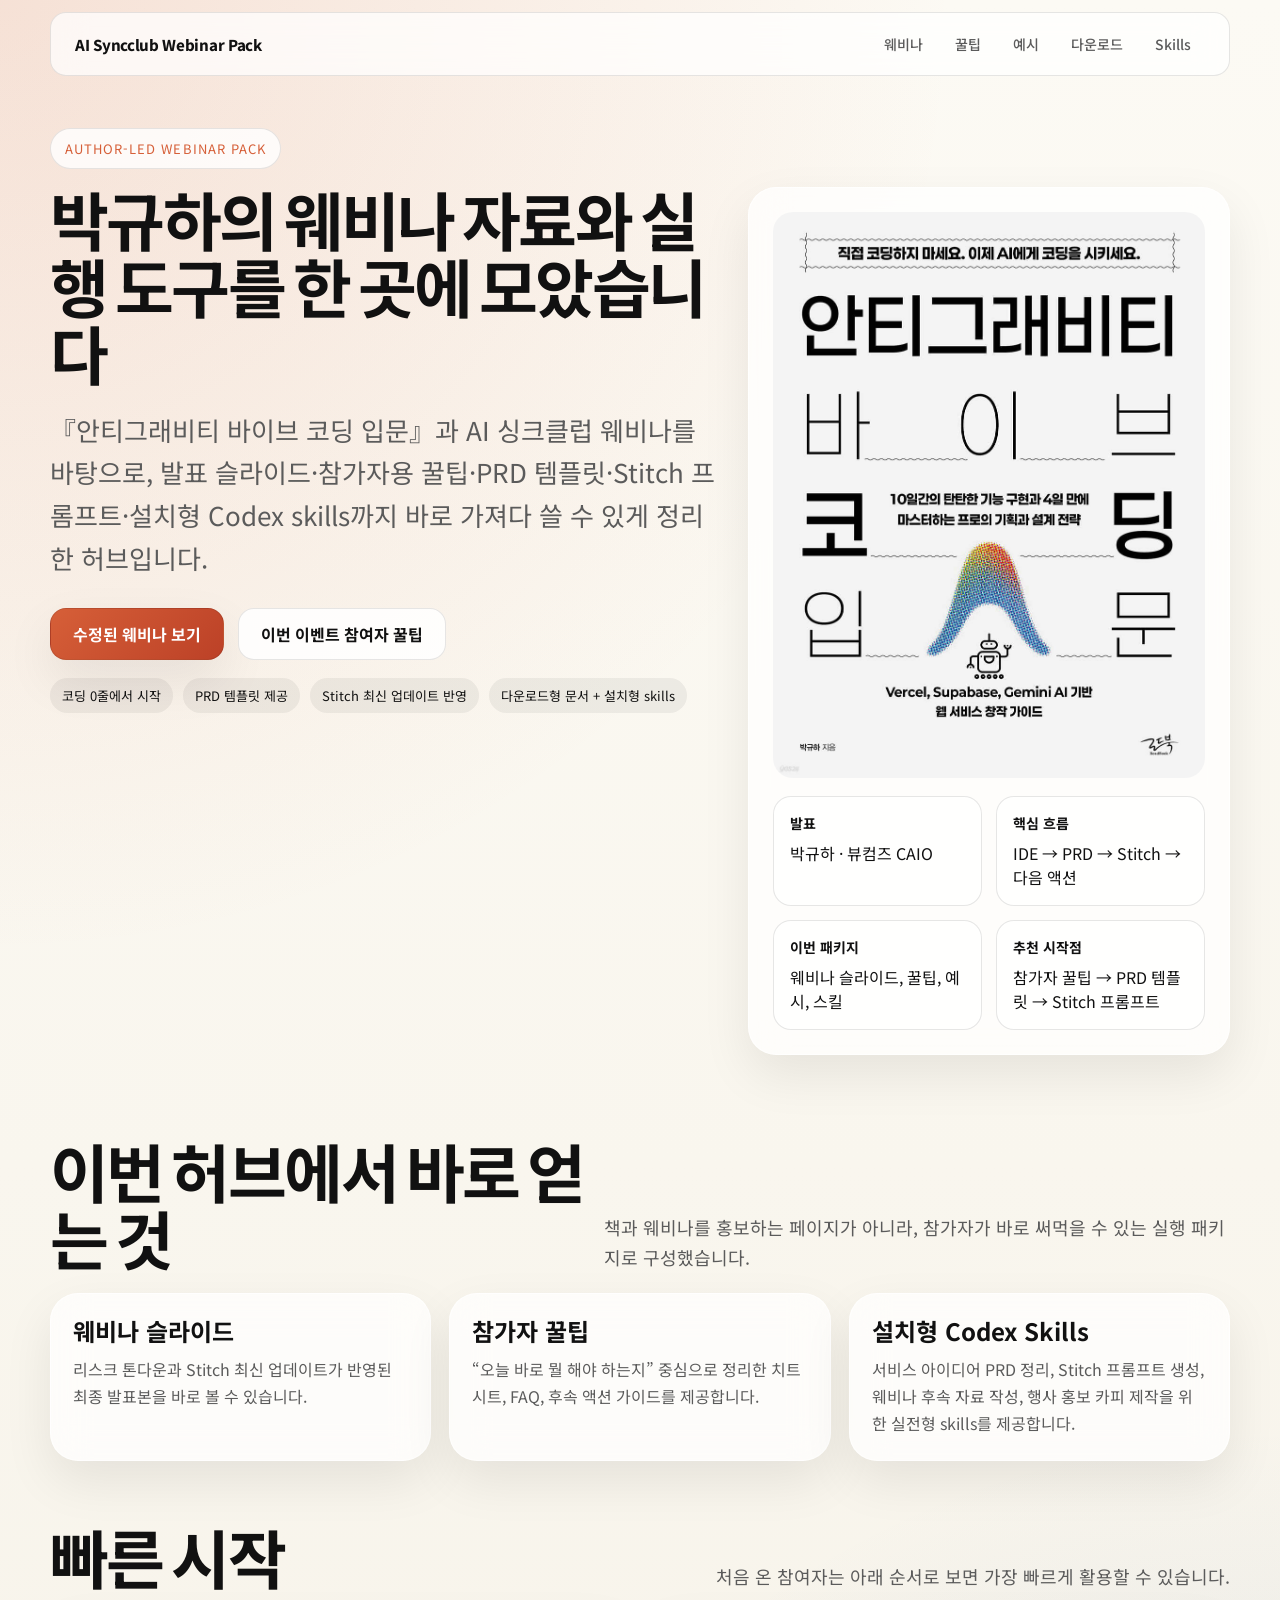
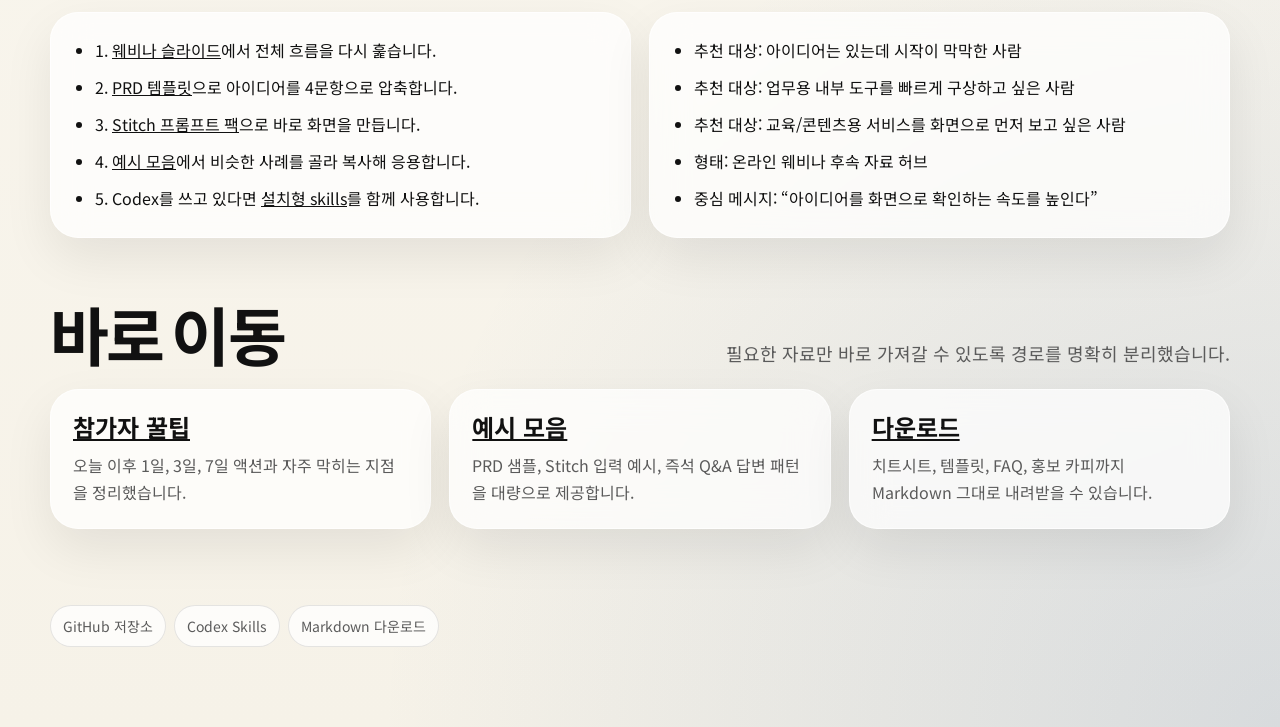
<file: index.html>
<!doctype html>
<html lang="ko">
  <head>
    <meta charset="UTF-8" />
    <meta name="viewport" content="width=device-width, initial-scale=1.0" />
    <title>AI 싱크클럽 웨비나 자료 허브</title>
    <link rel="preconnect" href="https://fonts.googleapis.com" />
    <link rel="preconnect" href="https://fonts.gstatic.com" crossorigin />
    <link
      href="https://fonts.googleapis.com/css2?family=Noto+Sans+KR:wght@400;500;700;900&family=Plus+Jakarta+Sans:wght@500;700;800&display=swap"
      rel="stylesheet"
    />
    <link rel="stylesheet" href="./styles/site.css" />
  </head>
  <body>
    <div class="page-shell">
      <header class="topbar">
        <strong><a href="./">AI Syncclub Webinar Pack</a></strong>
        <nav>
          <a href="./webinar/">웨비나</a>
          <a href="./tips/">꿀팁</a>
          <a href="./examples/">예시</a>
          <a href="./downloads/index.html">다운로드</a>
          <a href="./skills/index.html">Skills</a>
        </nav>
      </header>

      <section class="hero">
        <span class="eyebrow">Author-led Webinar Pack</span>
        <div class="hero-grid">
          <div class="hero-copy">
            <h1>박규하의 웨비나 자료와 실행 도구를 한 곳에 모았습니다</h1>
            <p>
              『안티그래비티 바이브 코딩 입문』과 AI 싱크클럽 웨비나를 바탕으로,
              발표 슬라이드·참가자용 꿀팁·PRD 템플릿·Stitch 프롬프트·설치형
              Codex skills까지 바로 가져다 쓸 수 있게 정리한 허브입니다.
            </p>
            <div class="hero-actions">
              <a class="btn btn-primary" href="./webinar/">수정된 웨비나 보기</a>
              <a class="btn btn-secondary" href="./tips/">이번 이벤트 참여자 꿀팁</a>
            </div>
            <div class="tag-row">
              <span class="tag">코딩 0줄에서 시작</span>
              <span class="tag">PRD 템플릿 제공</span>
              <span class="tag">Stitch 최신 업데이트 반영</span>
              <span class="tag">다운로드형 문서 + 설치형 skills</span>
            </div>
          </div>

          <aside class="hero-card">
            <img src="./assets/book_cover.jpeg" alt="안티그래비티 바이브 코딩 입문 표지" />
            <div class="meta-list">
              <div class="meta-item">
                <strong>발표</strong>
                박규하 · 뷰컴즈 CAIO
              </div>
              <div class="meta-item">
                <strong>핵심 흐름</strong>
                IDE → PRD → Stitch → 다음 액션
              </div>
              <div class="meta-item">
                <strong>이번 패키지</strong>
                웨비나 슬라이드, 꿀팁, 예시, 스킬
              </div>
              <div class="meta-item">
                <strong>추천 시작점</strong>
                참가자 꿀팁 → PRD 템플릿 → Stitch 프롬프트
              </div>
            </div>
          </aside>
        </div>
      </section>

      <section class="section">
        <div class="section-head">
          <h2 class="section-title">이번 허브에서 바로 얻는 것</h2>
          <p>
            책과 웨비나를 홍보하는 페이지가 아니라, 참가자가 바로 써먹을 수 있는
            실행 패키지로 구성했습니다.
          </p>
        </div>
        <div class="card-grid">
          <article class="card">
            <h3>웨비나 슬라이드</h3>
            <p>
              리스크 톤다운과 Stitch 최신 업데이트가 반영된 최종 발표본을 바로
              볼 수 있습니다.
            </p>
          </article>
          <article class="card">
            <h3>참가자 꿀팁</h3>
            <p>
              “오늘 바로 뭘 해야 하는지” 중심으로 정리한 치트시트, FAQ, 후속
              액션 가이드를 제공합니다.
            </p>
          </article>
          <article class="card">
            <h3>설치형 Codex Skills</h3>
            <p>
              서비스 아이디어 PRD 정리, Stitch 프롬프트 생성, 웨비나 후속 자료
              작성, 행사 홍보 카피 제작을 위한 실전형 skills를 제공합니다.
            </p>
          </article>
        </div>
      </section>

      <section class="section">
        <div class="section-head">
          <h2 class="section-title">빠른 시작</h2>
          <p>처음 온 참여자는 아래 순서로 보면 가장 빠르게 활용할 수 있습니다.</p>
        </div>
        <div class="split-grid">
          <div class="list-panel panel">
            <ul>
              <li>1. <a href="./webinar/">웨비나 슬라이드</a>에서 전체 흐름을 다시 훑습니다.</li>
              <li>2. <a href="./downloads/prd-template.md">PRD 템플릿</a>으로 아이디어를 4문항으로 압축합니다.</li>
              <li>3. <a href="./downloads/stitch-prompt-pack.md">Stitch 프롬프트 팩</a>으로 바로 화면을 만듭니다.</li>
              <li>4. <a href="./examples/">예시 모음</a>에서 비슷한 사례를 골라 복사해 응용합니다.</li>
              <li>5. Codex를 쓰고 있다면 <a href="./skills/index.html">설치형 skills</a>를 함께 사용합니다.</li>
            </ul>
          </div>
          <div class="list-panel panel">
            <ul>
              <li>추천 대상: 아이디어는 있는데 시작이 막막한 사람</li>
              <li>추천 대상: 업무용 내부 도구를 빠르게 구상하고 싶은 사람</li>
              <li>추천 대상: 교육/콘텐츠용 서비스를 화면으로 먼저 보고 싶은 사람</li>
              <li>형태: 온라인 웨비나 후속 자료 허브</li>
              <li>중심 메시지: “아이디어를 화면으로 확인하는 속도를 높인다”</li>
            </ul>
          </div>
        </div>
      </section>

      <section class="section">
        <div class="section-head">
          <h2 class="section-title">바로 이동</h2>
          <p>필요한 자료만 바로 가져갈 수 있도록 경로를 명확히 분리했습니다.</p>
        </div>
        <div class="card-grid">
          <article class="card">
            <h3><a href="./tips/">참가자 꿀팁</a></h3>
            <p>오늘 이후 1일, 3일, 7일 액션과 자주 막히는 지점을 정리했습니다.</p>
          </article>
          <article class="card">
            <h3><a href="./examples/">예시 모음</a></h3>
            <p>PRD 샘플, Stitch 입력 예시, 즉석 Q&A 답변 패턴을 대량으로 제공합니다.</p>
          </article>
          <article class="card">
            <h3><a href="./downloads/index.html">다운로드</a></h3>
            <p>치트시트, 템플릿, FAQ, 홍보 카피까지 Markdown 그대로 내려받을 수 있습니다.</p>
          </article>
        </div>
      </section>

      <footer class="footer">
        <div class="mini-nav">
          <a href="https://github.com/vcz-Gray/ai_syncclub-webinar-v1">GitHub 저장소</a>
          <a href="./skills/index.html">Codex Skills</a>
          <a href="./downloads/index.html">Markdown 다운로드</a>
        </div>
      </footer>
    </div>
  </body>
</html>
</file>
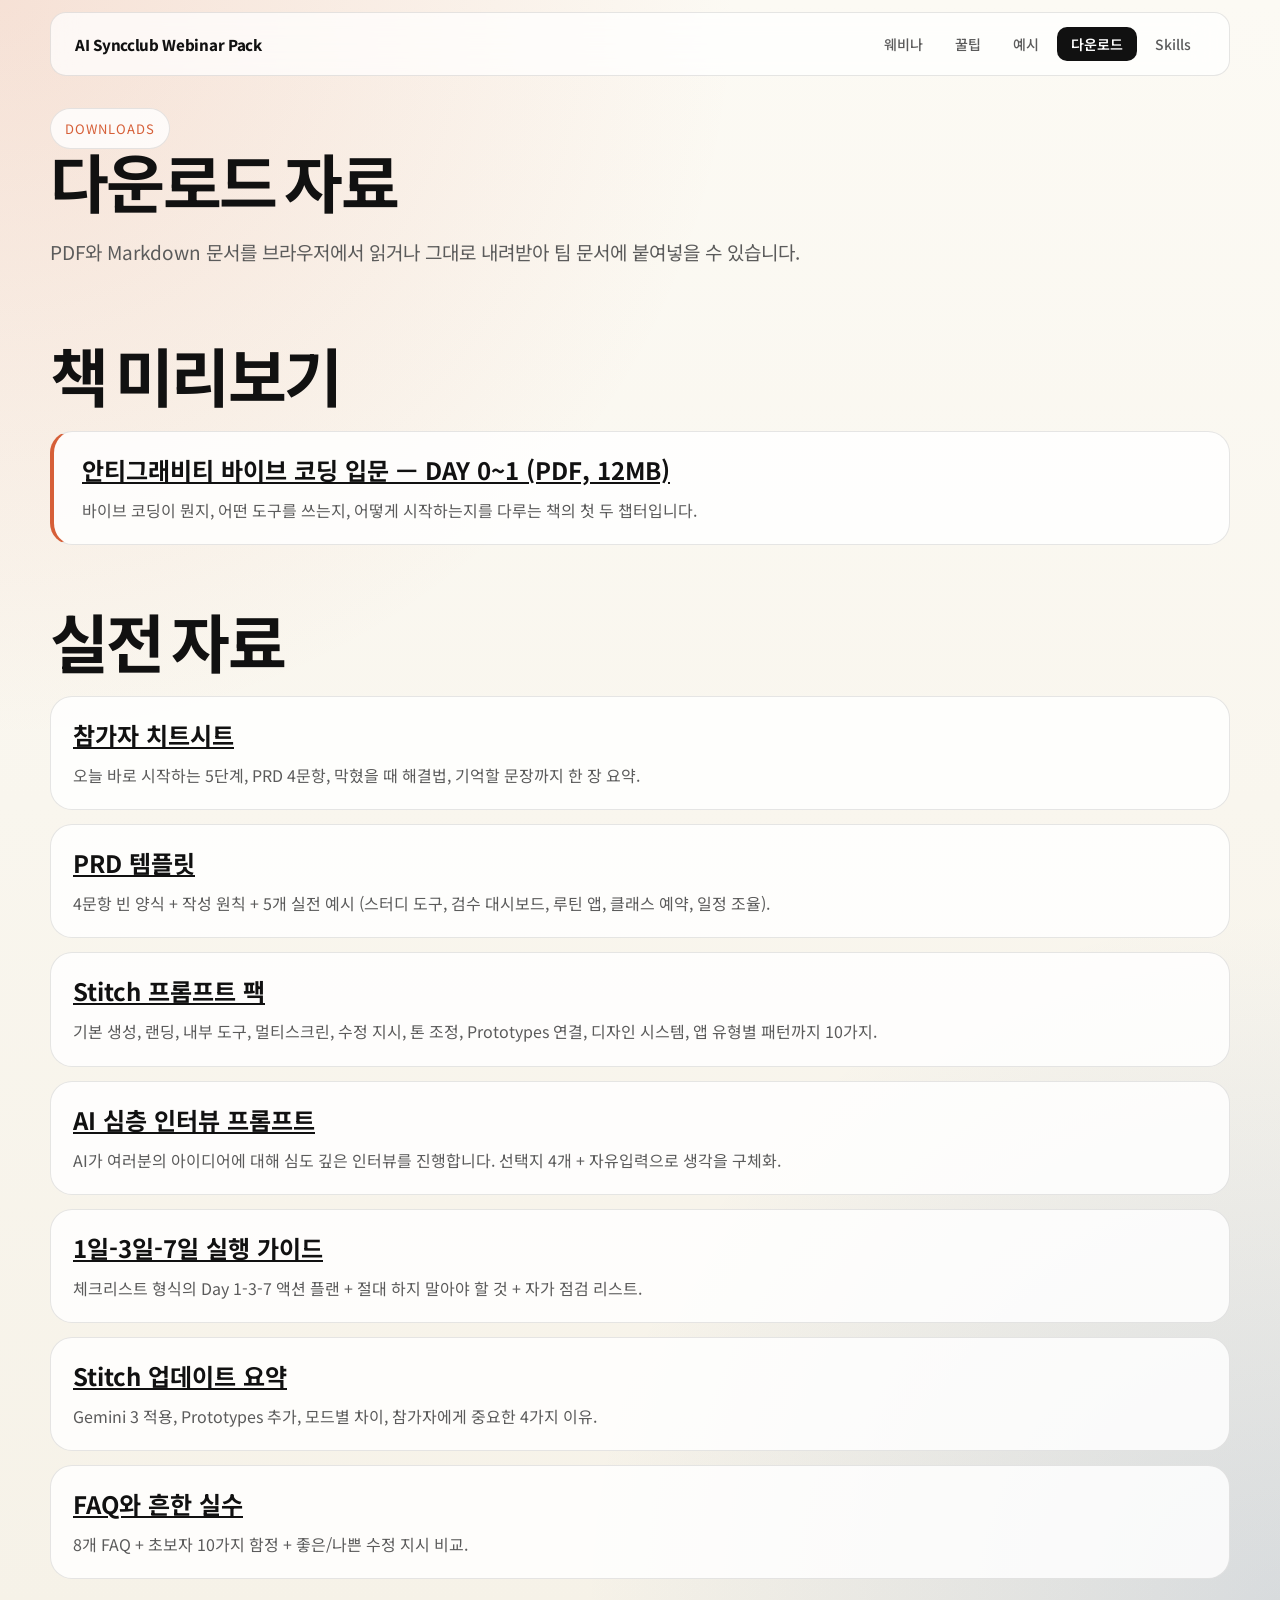
<file: downloads/index.html>
<!doctype html>
<html lang="ko">
  <head>
    <meta charset="UTF-8" />
    <meta name="viewport" content="width=device-width, initial-scale=1.0" />
    <title>다운로드 자료 — AI 싱크클럽 웨비나</title>
    <link rel="preconnect" href="https://fonts.googleapis.com" />
    <link rel="preconnect" href="https://fonts.gstatic.com" crossorigin />
    <link href="https://fonts.googleapis.com/css2?family=Noto+Sans+KR:wght@400;500;700;900&family=Plus+Jakarta+Sans:wght@500;700;800&display=swap" rel="stylesheet" />
    <link rel="stylesheet" href="../styles/site.css" />
  </head>
  <body>
    <div class="page-shell">
      <header class="topbar">
        <strong><a href="../">AI Syncclub Webinar Pack</a></strong>
        <nav>
          <a href="../webinar/">웨비나</a>
          <a href="../tips/">꿀팁</a>
          <a href="../examples/">예시</a>
          <a href="./" aria-current="page">다운로드</a>
          <a href="../skills/index.html">Skills</a>
        </nav>
      </header>
      <section class="page-header">
        <span class="eyebrow">Downloads</span>
        <h1 class="section-title">다운로드 자료</h1>
        <p>PDF와 Markdown 문서를 브라우저에서 읽거나 그대로 내려받아 팀 문서에 붙여넣을 수 있습니다.</p>
      </section>
      <section class="section">
        <div class="section-head">
          <h2 class="section-title">책 미리보기</h2>
        </div>
        <div class="download-list">
          <article class="download-item" style="border-left: 4px solid var(--accent); padding-left: 28px;">
            <h3><a href="./안티그래비티_DAY0-1.pdf" download>안티그래비티 바이브 코딩 입문 — DAY 0~1 (PDF, 12MB)</a></h3>
            <p>바이브 코딩이 뭔지, 어떤 도구를 쓰는지, 어떻게 시작하는지를 다루는 책의 첫 두 챕터입니다.</p>
          </article>
        </div>
      </section>
      <section class="section">
        <div class="section-head">
          <h2 class="section-title">실전 자료</h2>
        </div>
        <div class="download-list">
          <article class="download-item">
            <h3><a href="./participant-cheatsheet.md">참가자 치트시트</a></h3>
            <p>오늘 바로 시작하는 5단계, PRD 4문항, 막혔을 때 해결법, 기억할 문장까지 한 장 요약.</p>
          </article>
          <article class="download-item">
            <h3><a href="./prd-template.md">PRD 템플릿</a></h3>
            <p>4문항 빈 양식 + 작성 원칙 + 5개 실전 예시 (스터디 도구, 검수 대시보드, 루틴 앱, 클래스 예약, 일정 조율).</p>
          </article>
          <article class="download-item">
            <h3><a href="./stitch-prompt-pack.md">Stitch 프롬프트 팩</a></h3>
            <p>기본 생성, 랜딩, 내부 도구, 멀티스크린, 수정 지시, 톤 조정, Prototypes 연결, 디자인 시스템, 앱 유형별 패턴까지 10가지.</p>
          </article>
          <article class="download-item">
            <h3><a href="./interview-prompt.md">AI 심층 인터뷰 프롬프트</a></h3>
            <p>AI가 여러분의 아이디어에 대해 심도 깊은 인터뷰를 진행합니다. 선택지 4개 + 자유입력으로 생각을 구체화.</p>
          </article>
          <article class="download-item">
            <h3><a href="./post-webinar-next-steps.md">1일-3일-7일 실행 가이드</a></h3>
            <p>체크리스트 형식의 Day 1-3-7 액션 플랜 + 절대 하지 말아야 할 것 + 자가 점검 리스트.</p>
          </article>
          <article class="download-item">
            <h3><a href="./stitch-update-summary.md">Stitch 업데이트 요약</a></h3>
            <p>Gemini 3 적용, Prototypes 추가, 모드별 차이, 참가자에게 중요한 4가지 이유.</p>
          </article>
          <article class="download-item">
            <h3><a href="./faq-and-common-mistakes.md">FAQ와 흔한 실수</a></h3>
            <p>8개 FAQ + 초보자 10가지 함정 + 좋은/나쁜 수정 지시 비교.</p>
          </article>
        </div>
      </section>
    </div>
  </body>
</html>
</file>
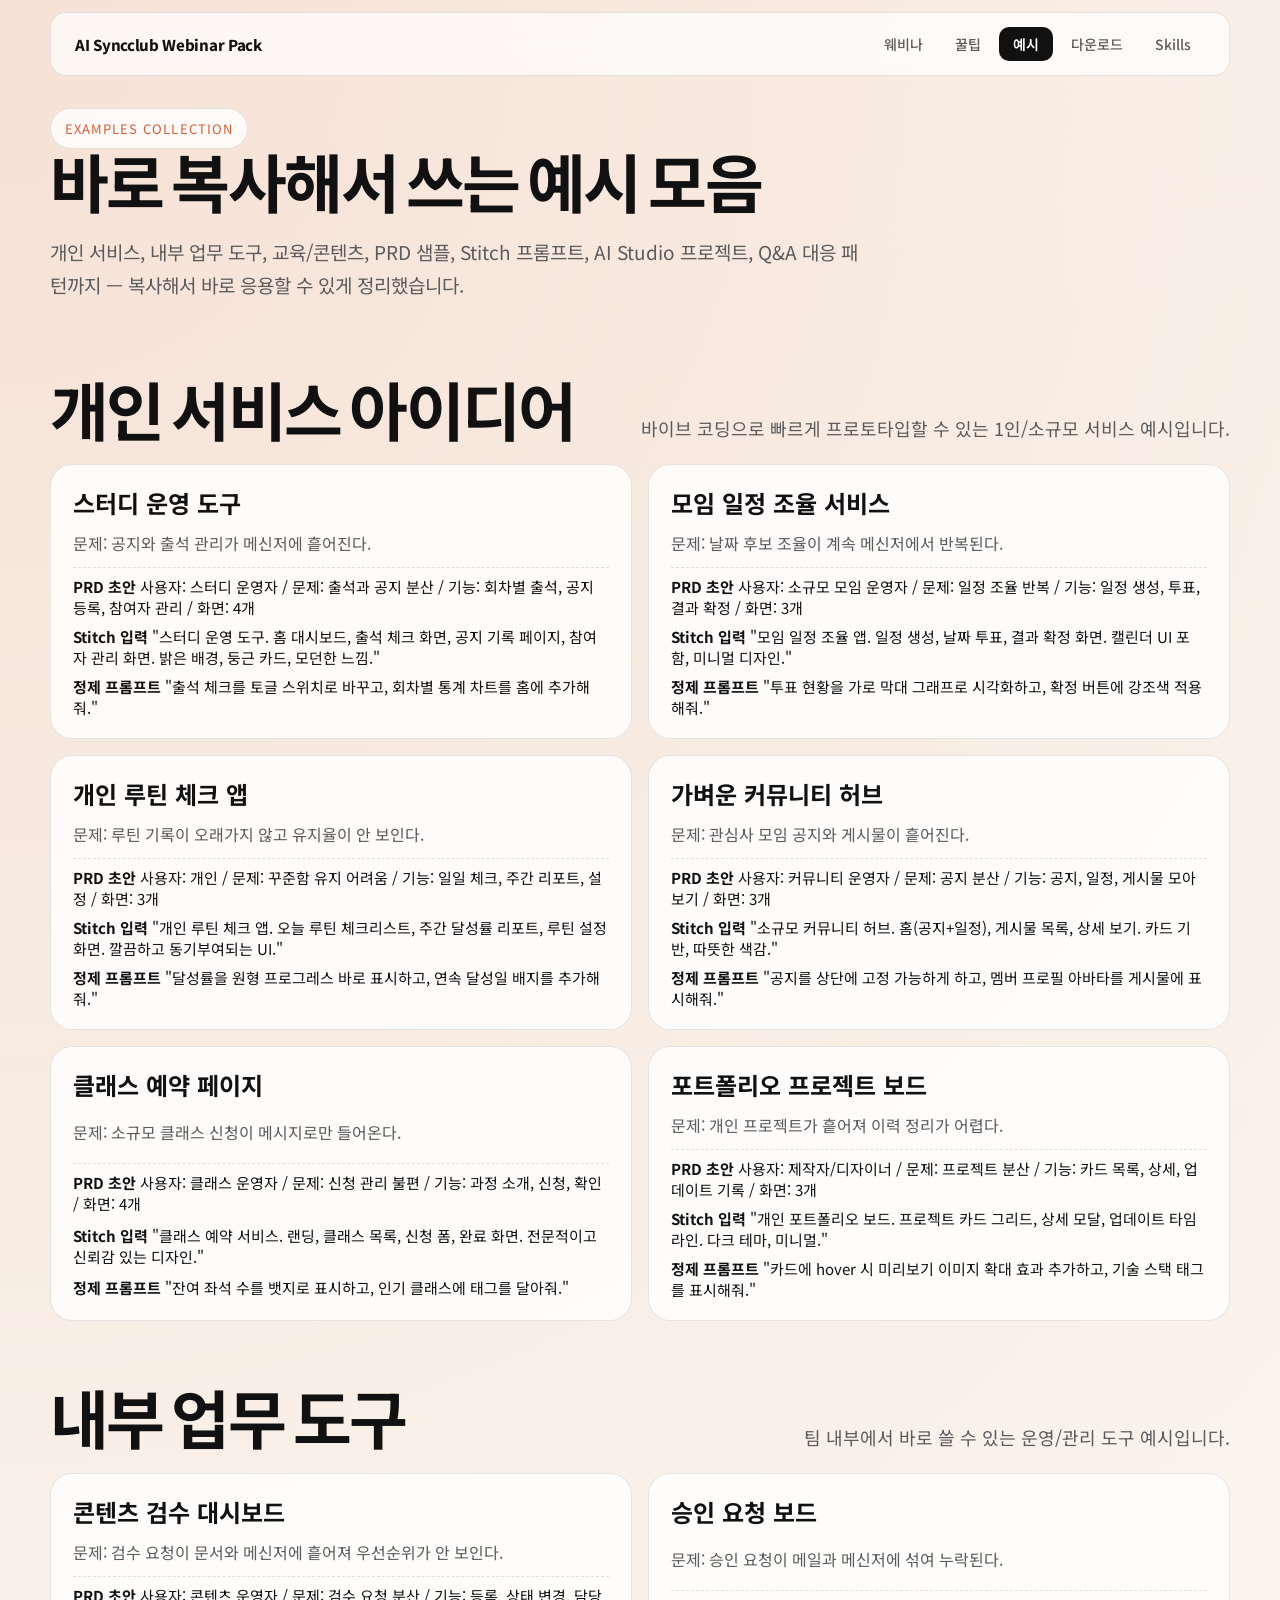
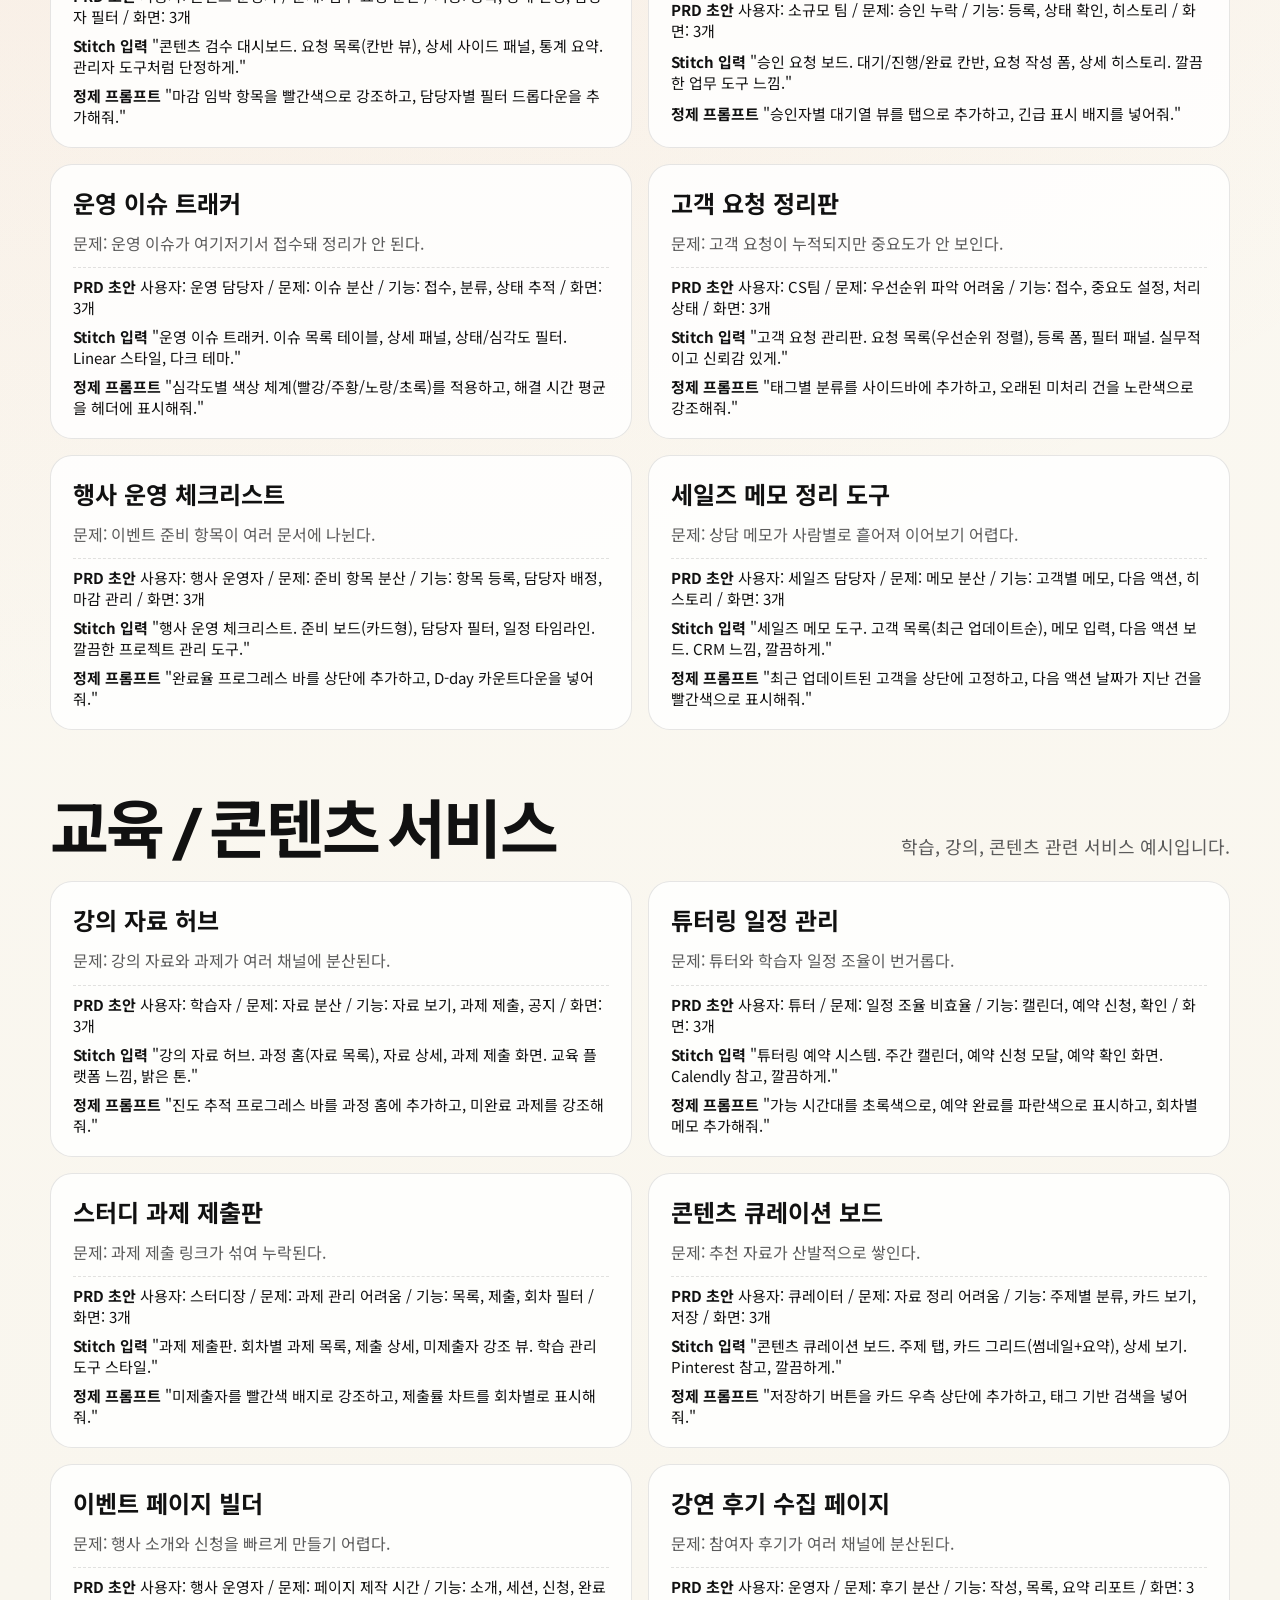
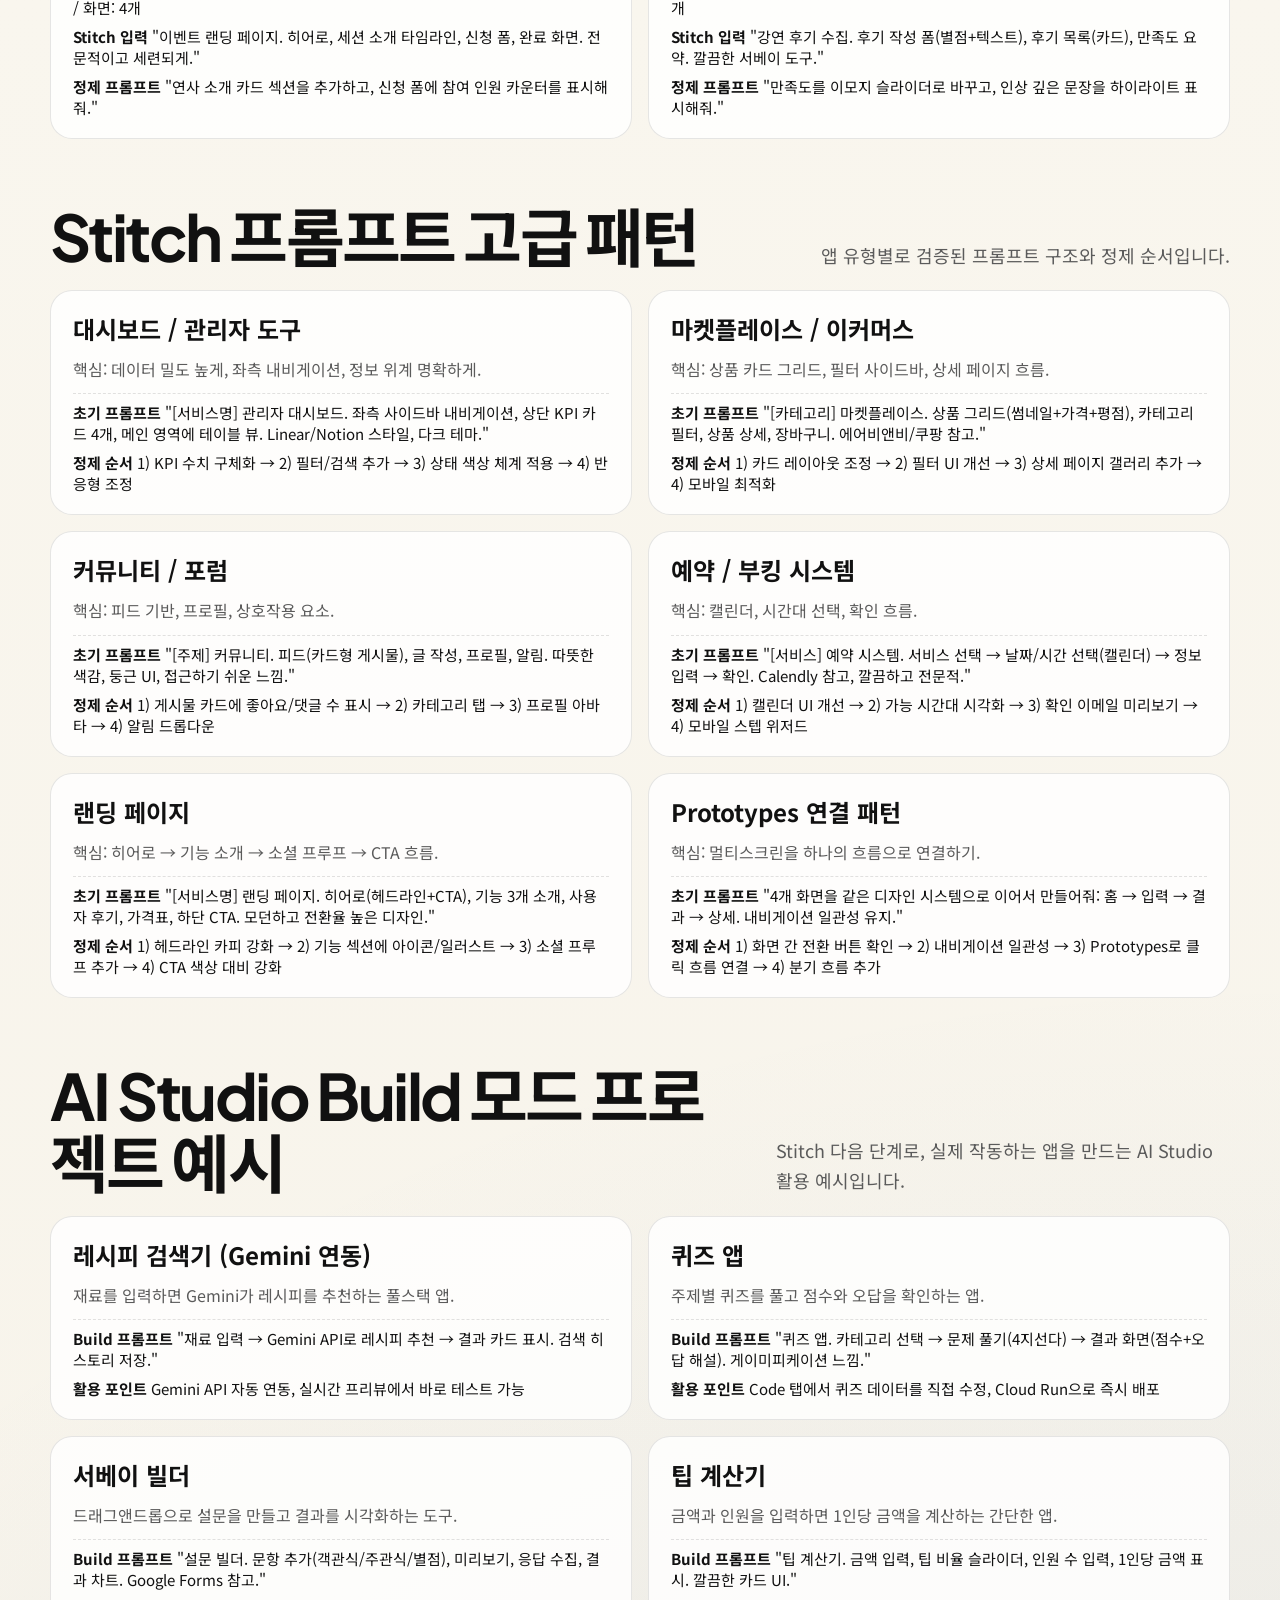
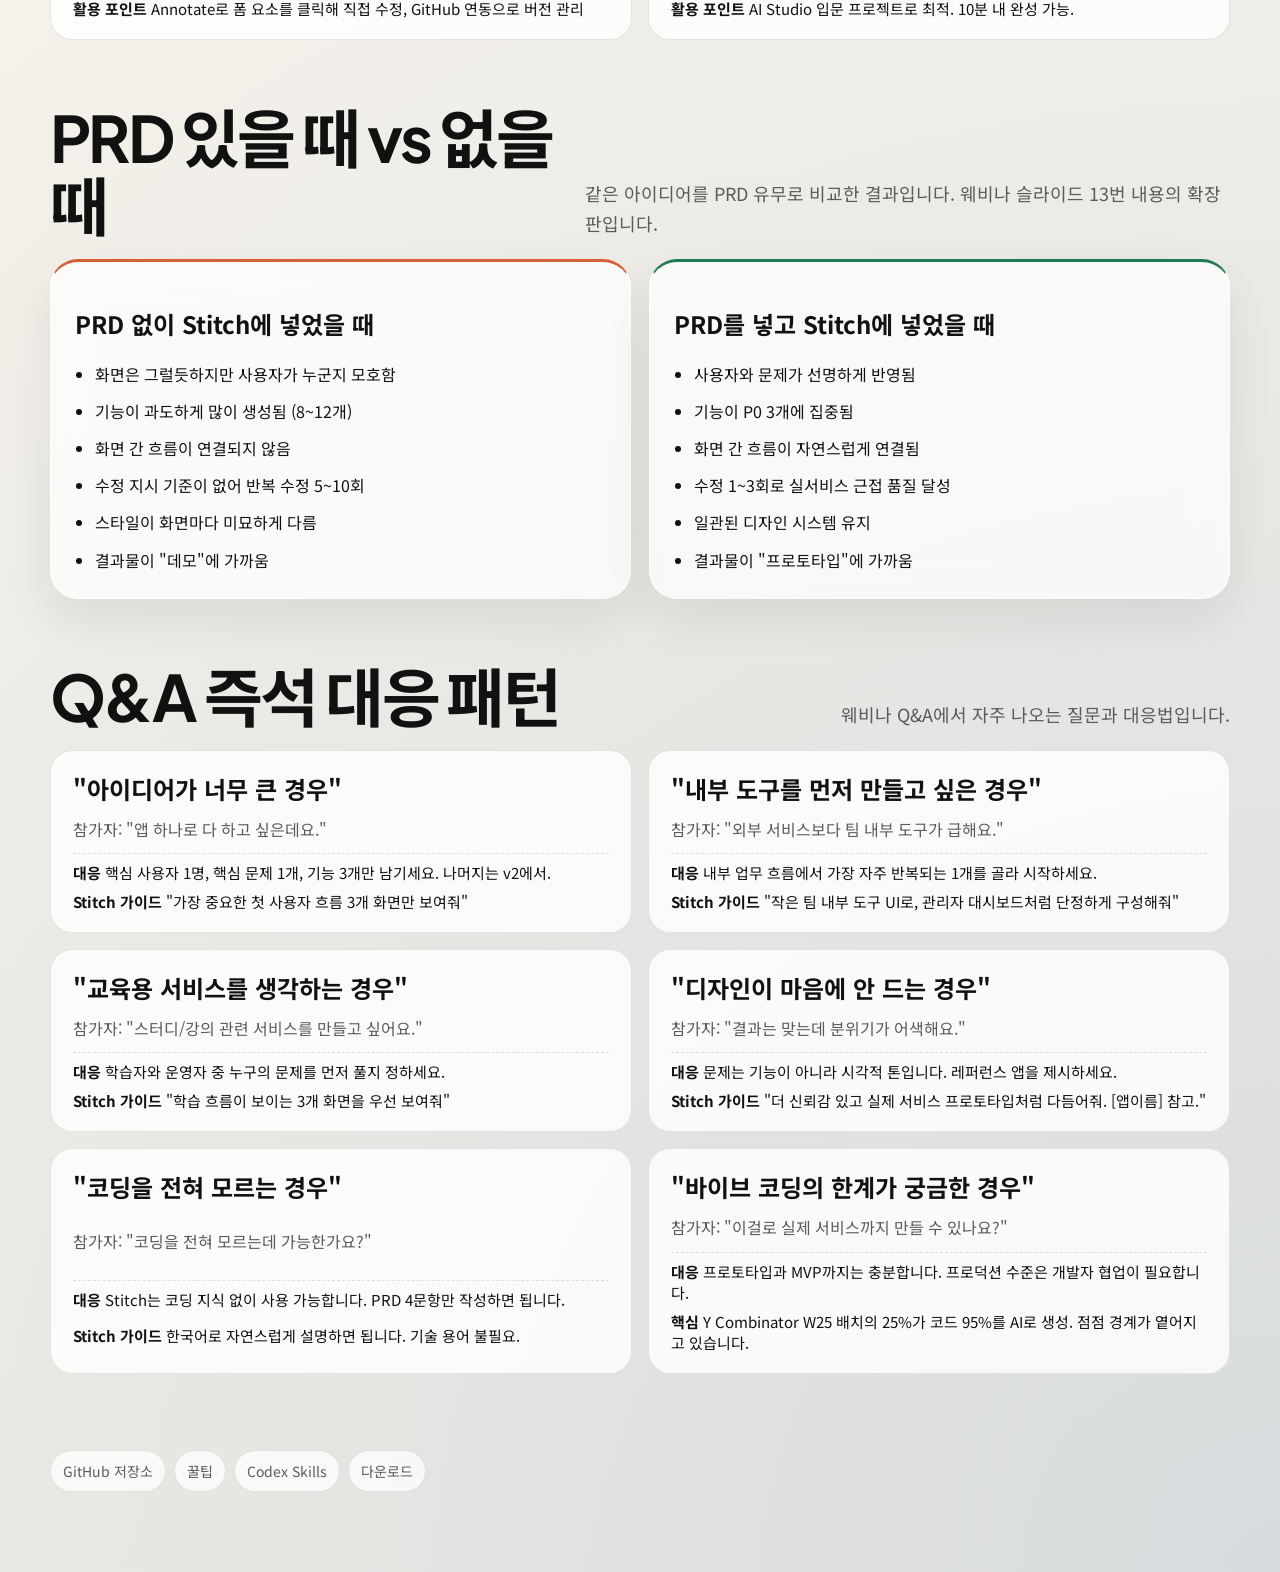
<file: examples/index.html>
<!doctype html>
<html lang="ko">
  <head>
    <meta charset="UTF-8" />
    <meta name="viewport" content="width=device-width, initial-scale=1.0" />
    <title>예시 모음 — AI 싱크클럽 웨비나</title>
    <link rel="preconnect" href="https://fonts.googleapis.com" />
    <link rel="preconnect" href="https://fonts.gstatic.com" crossorigin />
    <link href="https://fonts.googleapis.com/css2?family=Noto+Sans+KR:wght@400;500;700;900&family=Plus+Jakarta+Sans:wght@500;700;800&display=swap" rel="stylesheet" />
    <link rel="stylesheet" href="../styles/site.css" />
  </head>
  <body>
    <div class="page-shell">
      <header class="topbar">
        <strong><a href="../">AI Syncclub Webinar Pack</a></strong>
        <nav>
          <a href="../webinar/">웨비나</a>
          <a href="../tips/">꿀팁</a>
          <a href="./" aria-current="page">예시</a>
          <a href="../downloads/index.html">다운로드</a>
          <a href="../skills/index.html">Skills</a>
        </nav>
      </header>

      <section class="page-header">
        <span class="eyebrow">Examples Collection</span>
        <h1 class="section-title">바로 복사해서 쓰는 예시 모음</h1>
        <p>
          개인 서비스, 내부 업무 도구, 교육/콘텐츠, PRD 샘플, Stitch 프롬프트, AI Studio 프로젝트,
          Q&A 대응 패턴까지 — 복사해서 바로 응용할 수 있게 정리했습니다.
        </p>
      </section>

      <!-- 카테고리 1: 개인 서비스 아이디어 -->
      <section class="section">
        <div class="section-head">
          <h2 class="section-title">개인 서비스 아이디어</h2>
          <p>바이브 코딩으로 빠르게 프로토타입할 수 있는 1인/소규모 서비스 예시입니다.</p>
        </div>
        <div class="example-grid">
          <article class="example-item">
            <h3>스터디 운영 도구</h3>
            <p>문제: 공지와 출석 관리가 메신저에 흩어진다.</p>
            <div class="example-meta">
              <div><strong>PRD 초안</strong> 사용자: 스터디 운영자 / 문제: 출석과 공지 분산 / 기능: 회차별 출석, 공지 등록, 참여자 관리 / 화면: 4개</div>
              <div><strong>Stitch 입력</strong> "스터디 운영 도구. 홈 대시보드, 출석 체크 화면, 공지 기록 페이지, 참여자 관리 화면. 밝은 배경, 둥근 카드, 모던한 느낌."</div>
              <div><strong>정제 프롬프트</strong> "출석 체크를 토글 스위치로 바꾸고, 회차별 통계 차트를 홈에 추가해줘."</div>
            </div>
          </article>
          <article class="example-item">
            <h3>모임 일정 조율 서비스</h3>
            <p>문제: 날짜 후보 조율이 계속 메신저에서 반복된다.</p>
            <div class="example-meta">
              <div><strong>PRD 초안</strong> 사용자: 소규모 모임 운영자 / 문제: 일정 조율 반복 / 기능: 일정 생성, 투표, 결과 확정 / 화면: 3개</div>
              <div><strong>Stitch 입력</strong> "모임 일정 조율 앱. 일정 생성, 날짜 투표, 결과 확정 화면. 캘린더 UI 포함, 미니멀 디자인."</div>
              <div><strong>정제 프롬프트</strong> "투표 현황을 가로 막대 그래프로 시각화하고, 확정 버튼에 강조색 적용해줘."</div>
            </div>
          </article>
          <article class="example-item">
            <h3>개인 루틴 체크 앱</h3>
            <p>문제: 루틴 기록이 오래가지 않고 유지율이 안 보인다.</p>
            <div class="example-meta">
              <div><strong>PRD 초안</strong> 사용자: 개인 / 문제: 꾸준함 유지 어려움 / 기능: 일일 체크, 주간 리포트, 설정 / 화면: 3개</div>
              <div><strong>Stitch 입력</strong> "개인 루틴 체크 앱. 오늘 루틴 체크리스트, 주간 달성률 리포트, 루틴 설정 화면. 깔끔하고 동기부여되는 UI."</div>
              <div><strong>정제 프롬프트</strong> "달성률을 원형 프로그레스 바로 표시하고, 연속 달성일 배지를 추가해줘."</div>
            </div>
          </article>
          <article class="example-item">
            <h3>가벼운 커뮤니티 허브</h3>
            <p>문제: 관심사 모임 공지와 게시물이 흩어진다.</p>
            <div class="example-meta">
              <div><strong>PRD 초안</strong> 사용자: 커뮤니티 운영자 / 문제: 공지 분산 / 기능: 공지, 일정, 게시물 모아보기 / 화면: 3개</div>
              <div><strong>Stitch 입력</strong> "소규모 커뮤니티 허브. 홈(공지+일정), 게시물 목록, 상세 보기. 카드 기반, 따뜻한 색감."</div>
              <div><strong>정제 프롬프트</strong> "공지를 상단에 고정 가능하게 하고, 멤버 프로필 아바타를 게시물에 표시해줘."</div>
            </div>
          </article>
          <article class="example-item">
            <h3>클래스 예약 페이지</h3>
            <p>문제: 소규모 클래스 신청이 메시지로만 들어온다.</p>
            <div class="example-meta">
              <div><strong>PRD 초안</strong> 사용자: 클래스 운영자 / 문제: 신청 관리 불편 / 기능: 과정 소개, 신청, 확인 / 화면: 4개</div>
              <div><strong>Stitch 입력</strong> "클래스 예약 서비스. 랜딩, 클래스 목록, 신청 폼, 완료 화면. 전문적이고 신뢰감 있는 디자인."</div>
              <div><strong>정제 프롬프트</strong> "잔여 좌석 수를 뱃지로 표시하고, 인기 클래스에 태그를 달아줘."</div>
            </div>
          </article>
          <article class="example-item">
            <h3>포트폴리오 프로젝트 보드</h3>
            <p>문제: 개인 프로젝트가 흩어져 이력 정리가 어렵다.</p>
            <div class="example-meta">
              <div><strong>PRD 초안</strong> 사용자: 제작자/디자이너 / 문제: 프로젝트 분산 / 기능: 카드 목록, 상세, 업데이트 기록 / 화면: 3개</div>
              <div><strong>Stitch 입력</strong> "개인 포트폴리오 보드. 프로젝트 카드 그리드, 상세 모달, 업데이트 타임라인. 다크 테마, 미니멀."</div>
              <div><strong>정제 프롬프트</strong> "카드에 hover 시 미리보기 이미지 확대 효과 추가하고, 기술 스택 태그를 표시해줘."</div>
            </div>
          </article>
        </div>
      </section>

      <!-- 카테고리 2: 내부 업무 도구 -->
      <section class="section">
        <div class="section-head">
          <h2 class="section-title">내부 업무 도구</h2>
          <p>팀 내부에서 바로 쓸 수 있는 운영/관리 도구 예시입니다.</p>
        </div>
        <div class="example-grid">
          <article class="example-item">
            <h3>콘텐츠 검수 대시보드</h3>
            <p>문제: 검수 요청이 문서와 메신저에 흩어져 우선순위가 안 보인다.</p>
            <div class="example-meta">
              <div><strong>PRD 초안</strong> 사용자: 콘텐츠 운영자 / 문제: 검수 요청 분산 / 기능: 등록, 상태 변경, 담당자 필터 / 화면: 3개</div>
              <div><strong>Stitch 입력</strong> "콘텐츠 검수 대시보드. 요청 목록(칸반 뷰), 상세 사이드 패널, 통계 요약. 관리자 도구처럼 단정하게."</div>
              <div><strong>정제 프롬프트</strong> "마감 임박 항목을 빨간색으로 강조하고, 담당자별 필터 드롭다운을 추가해줘."</div>
            </div>
          </article>
          <article class="example-item">
            <h3>승인 요청 보드</h3>
            <p>문제: 승인 요청이 메일과 메신저에 섞여 누락된다.</p>
            <div class="example-meta">
              <div><strong>PRD 초안</strong> 사용자: 소규모 팀 / 문제: 승인 누락 / 기능: 등록, 상태 확인, 히스토리 / 화면: 3개</div>
              <div><strong>Stitch 입력</strong> "승인 요청 보드. 대기/진행/완료 칸반, 요청 작성 폼, 상세 히스토리. 깔끔한 업무 도구 느낌."</div>
              <div><strong>정제 프롬프트</strong> "승인자별 대기열 뷰를 탭으로 추가하고, 긴급 표시 배지를 넣어줘."</div>
            </div>
          </article>
          <article class="example-item">
            <h3>운영 이슈 트래커</h3>
            <p>문제: 운영 이슈가 여기저기서 접수돼 정리가 안 된다.</p>
            <div class="example-meta">
              <div><strong>PRD 초안</strong> 사용자: 운영 담당자 / 문제: 이슈 분산 / 기능: 접수, 분류, 상태 추적 / 화면: 3개</div>
              <div><strong>Stitch 입력</strong> "운영 이슈 트래커. 이슈 목록 테이블, 상세 패널, 상태/심각도 필터. Linear 스타일, 다크 테마."</div>
              <div><strong>정제 프롬프트</strong> "심각도별 색상 체계(빨강/주황/노랑/초록)를 적용하고, 해결 시간 평균을 헤더에 표시해줘."</div>
            </div>
          </article>
          <article class="example-item">
            <h3>고객 요청 정리판</h3>
            <p>문제: 고객 요청이 누적되지만 중요도가 안 보인다.</p>
            <div class="example-meta">
              <div><strong>PRD 초안</strong> 사용자: CS팀 / 문제: 우선순위 파악 어려움 / 기능: 접수, 중요도 설정, 처리 상태 / 화면: 3개</div>
              <div><strong>Stitch 입력</strong> "고객 요청 관리판. 요청 목록(우선순위 정렬), 등록 폼, 필터 패널. 실무적이고 신뢰감 있게."</div>
              <div><strong>정제 프롬프트</strong> "태그별 분류를 사이드바에 추가하고, 오래된 미처리 건을 노란색으로 강조해줘."</div>
            </div>
          </article>
          <article class="example-item">
            <h3>행사 운영 체크리스트</h3>
            <p>문제: 이벤트 준비 항목이 여러 문서에 나뉜다.</p>
            <div class="example-meta">
              <div><strong>PRD 초안</strong> 사용자: 행사 운영자 / 문제: 준비 항목 분산 / 기능: 항목 등록, 담당자 배정, 마감 관리 / 화면: 3개</div>
              <div><strong>Stitch 입력</strong> "행사 운영 체크리스트. 준비 보드(카드형), 담당자 필터, 일정 타임라인. 깔끔한 프로젝트 관리 도구."</div>
              <div><strong>정제 프롬프트</strong> "완료율 프로그레스 바를 상단에 추가하고, D-day 카운트다운을 넣어줘."</div>
            </div>
          </article>
          <article class="example-item">
            <h3>세일즈 메모 정리 도구</h3>
            <p>문제: 상담 메모가 사람별로 흩어져 이어보기 어렵다.</p>
            <div class="example-meta">
              <div><strong>PRD 초안</strong> 사용자: 세일즈 담당자 / 문제: 메모 분산 / 기능: 고객별 메모, 다음 액션, 히스토리 / 화면: 3개</div>
              <div><strong>Stitch 입력</strong> "세일즈 메모 도구. 고객 목록(최근 업데이트순), 메모 입력, 다음 액션 보드. CRM 느낌, 깔끔하게."</div>
              <div><strong>정제 프롬프트</strong> "최근 업데이트된 고객을 상단에 고정하고, 다음 액션 날짜가 지난 건을 빨간색으로 표시해줘."</div>
            </div>
          </article>
        </div>
      </section>

      <!-- 카테고리 3: 교육/콘텐츠 -->
      <section class="section">
        <div class="section-head">
          <h2 class="section-title">교육 / 콘텐츠 서비스</h2>
          <p>학습, 강의, 콘텐츠 관련 서비스 예시입니다.</p>
        </div>
        <div class="example-grid">
          <article class="example-item">
            <h3>강의 자료 허브</h3>
            <p>문제: 강의 자료와 과제가 여러 채널에 분산된다.</p>
            <div class="example-meta">
              <div><strong>PRD 초안</strong> 사용자: 학습자 / 문제: 자료 분산 / 기능: 자료 보기, 과제 제출, 공지 / 화면: 3개</div>
              <div><strong>Stitch 입력</strong> "강의 자료 허브. 과정 홈(자료 목록), 자료 상세, 과제 제출 화면. 교육 플랫폼 느낌, 밝은 톤."</div>
              <div><strong>정제 프롬프트</strong> "진도 추적 프로그레스 바를 과정 홈에 추가하고, 미완료 과제를 강조해줘."</div>
            </div>
          </article>
          <article class="example-item">
            <h3>튜터링 일정 관리</h3>
            <p>문제: 튜터와 학습자 일정 조율이 번거롭다.</p>
            <div class="example-meta">
              <div><strong>PRD 초안</strong> 사용자: 튜터 / 문제: 일정 조율 비효율 / 기능: 캘린더, 예약 신청, 확인 / 화면: 3개</div>
              <div><strong>Stitch 입력</strong> "튜터링 예약 시스템. 주간 캘린더, 예약 신청 모달, 예약 확인 화면. Calendly 참고, 깔끔하게."</div>
              <div><strong>정제 프롬프트</strong> "가능 시간대를 초록색으로, 예약 완료를 파란색으로 표시하고, 회차별 메모 추가해줘."</div>
            </div>
          </article>
          <article class="example-item">
            <h3>스터디 과제 제출판</h3>
            <p>문제: 과제 제출 링크가 섞여 누락된다.</p>
            <div class="example-meta">
              <div><strong>PRD 초안</strong> 사용자: 스터디장 / 문제: 과제 관리 어려움 / 기능: 목록, 제출, 회차 필터 / 화면: 3개</div>
              <div><strong>Stitch 입력</strong> "과제 제출판. 회차별 과제 목록, 제출 상세, 미제출자 강조 뷰. 학습 관리 도구 스타일."</div>
              <div><strong>정제 프롬프트</strong> "미제출자를 빨간색 배지로 강조하고, 제출률 차트를 회차별로 표시해줘."</div>
            </div>
          </article>
          <article class="example-item">
            <h3>콘텐츠 큐레이션 보드</h3>
            <p>문제: 추천 자료가 산발적으로 쌓인다.</p>
            <div class="example-meta">
              <div><strong>PRD 초안</strong> 사용자: 큐레이터 / 문제: 자료 정리 어려움 / 기능: 주제별 분류, 카드 보기, 저장 / 화면: 3개</div>
              <div><strong>Stitch 입력</strong> "콘텐츠 큐레이션 보드. 주제 탭, 카드 그리드(썸네일+요약), 상세 보기. Pinterest 참고, 깔끔하게."</div>
              <div><strong>정제 프롬프트</strong> "저장하기 버튼을 카드 우측 상단에 추가하고, 태그 기반 검색을 넣어줘."</div>
            </div>
          </article>
          <article class="example-item">
            <h3>이벤트 페이지 빌더</h3>
            <p>문제: 행사 소개와 신청을 빠르게 만들기 어렵다.</p>
            <div class="example-meta">
              <div><strong>PRD 초안</strong> 사용자: 행사 운영자 / 문제: 페이지 제작 시간 / 기능: 소개, 세션, 신청, 완료 / 화면: 4개</div>
              <div><strong>Stitch 입력</strong> "이벤트 랜딩 페이지. 히어로, 세션 소개 타임라인, 신청 폼, 완료 화면. 전문적이고 세련되게."</div>
              <div><strong>정제 프롬프트</strong> "연사 소개 카드 섹션을 추가하고, 신청 폼에 참여 인원 카운터를 표시해줘."</div>
            </div>
          </article>
          <article class="example-item">
            <h3>강연 후기 수집 페이지</h3>
            <p>문제: 참여자 후기가 여러 채널에 분산된다.</p>
            <div class="example-meta">
              <div><strong>PRD 초안</strong> 사용자: 운영자 / 문제: 후기 분산 / 기능: 작성, 목록, 요약 리포트 / 화면: 3개</div>
              <div><strong>Stitch 입력</strong> "강연 후기 수집. 후기 작성 폼(별점+텍스트), 후기 목록(카드), 만족도 요약. 깔끔한 서베이 도구."</div>
              <div><strong>정제 프롬프트</strong> "만족도를 이모지 슬라이더로 바꾸고, 인상 깊은 문장을 하이라이트 표시해줘."</div>
            </div>
          </article>
        </div>
      </section>

      <!-- 카테고리 4: Stitch 프롬프트 고급 패턴 -->
      <section class="section">
        <div class="section-head">
          <h2 class="section-title">Stitch 프롬프트 고급 패턴</h2>
          <p>앱 유형별로 검증된 프롬프트 구조와 정제 순서입니다.</p>
        </div>
        <div class="example-grid">
          <article class="example-item">
            <h3>대시보드 / 관리자 도구</h3>
            <p>핵심: 데이터 밀도 높게, 좌측 내비게이션, 정보 위계 명확하게.</p>
            <div class="example-meta">
              <div><strong>초기 프롬프트</strong> "[서비스명] 관리자 대시보드. 좌측 사이드바 내비게이션, 상단 KPI 카드 4개, 메인 영역에 테이블 뷰. Linear/Notion 스타일, 다크 테마."</div>
              <div><strong>정제 순서</strong> 1) KPI 수치 구체화 → 2) 필터/검색 추가 → 3) 상태 색상 체계 적용 → 4) 반응형 조정</div>
            </div>
          </article>
          <article class="example-item">
            <h3>마켓플레이스 / 이커머스</h3>
            <p>핵심: 상품 카드 그리드, 필터 사이드바, 상세 페이지 흐름.</p>
            <div class="example-meta">
              <div><strong>초기 프롬프트</strong> "[카테고리] 마켓플레이스. 상품 그리드(썸네일+가격+평점), 카테고리 필터, 상품 상세, 장바구니. 에어비앤비/쿠팡 참고."</div>
              <div><strong>정제 순서</strong> 1) 카드 레이아웃 조정 → 2) 필터 UI 개선 → 3) 상세 페이지 갤러리 추가 → 4) 모바일 최적화</div>
            </div>
          </article>
          <article class="example-item">
            <h3>커뮤니티 / 포럼</h3>
            <p>핵심: 피드 기반, 프로필, 상호작용 요소.</p>
            <div class="example-meta">
              <div><strong>초기 프롬프트</strong> "[주제] 커뮤니티. 피드(카드형 게시물), 글 작성, 프로필, 알림. 따뜻한 색감, 둥근 UI, 접근하기 쉬운 느낌."</div>
              <div><strong>정제 순서</strong> 1) 게시물 카드에 좋아요/댓글 수 표시 → 2) 카테고리 탭 → 3) 프로필 아바타 → 4) 알림 드롭다운</div>
            </div>
          </article>
          <article class="example-item">
            <h3>예약 / 부킹 시스템</h3>
            <p>핵심: 캘린더, 시간대 선택, 확인 흐름.</p>
            <div class="example-meta">
              <div><strong>초기 프롬프트</strong> "[서비스] 예약 시스템. 서비스 선택 → 날짜/시간 선택(캘린더) → 정보 입력 → 확인. Calendly 참고, 깔끔하고 전문적."</div>
              <div><strong>정제 순서</strong> 1) 캘린더 UI 개선 → 2) 가능 시간대 시각화 → 3) 확인 이메일 미리보기 → 4) 모바일 스텝 위저드</div>
            </div>
          </article>
          <article class="example-item">
            <h3>랜딩 페이지</h3>
            <p>핵심: 히어로 → 기능 소개 → 소셜 프루프 → CTA 흐름.</p>
            <div class="example-meta">
              <div><strong>초기 프롬프트</strong> "[서비스명] 랜딩 페이지. 히어로(헤드라인+CTA), 기능 3개 소개, 사용자 후기, 가격표, 하단 CTA. 모던하고 전환율 높은 디자인."</div>
              <div><strong>정제 순서</strong> 1) 헤드라인 카피 강화 → 2) 기능 섹션에 아이콘/일러스트 → 3) 소셜 프루프 추가 → 4) CTA 색상 대비 강화</div>
            </div>
          </article>
          <article class="example-item">
            <h3>Prototypes 연결 패턴</h3>
            <p>핵심: 멀티스크린을 하나의 흐름으로 연결하기.</p>
            <div class="example-meta">
              <div><strong>초기 프롬프트</strong> "4개 화면을 같은 디자인 시스템으로 이어서 만들어줘: 홈 → 입력 → 결과 → 상세. 내비게이션 일관성 유지."</div>
              <div><strong>정제 순서</strong> 1) 화면 간 전환 버튼 확인 → 2) 내비게이션 일관성 → 3) Prototypes로 클릭 흐름 연결 → 4) 분기 흐름 추가</div>
            </div>
          </article>
        </div>
      </section>

      <!-- 카테고리 5: AI Studio Build 프로젝트 -->
      <section class="section">
        <div class="section-head">
          <h2 class="section-title">AI Studio Build 모드 프로젝트 예시</h2>
          <p>Stitch 다음 단계로, 실제 작동하는 앱을 만드는 AI Studio 활용 예시입니다.</p>
        </div>
        <div class="example-grid">
          <article class="example-item">
            <h3>레시피 검색기 (Gemini 연동)</h3>
            <p>재료를 입력하면 Gemini가 레시피를 추천하는 풀스택 앱.</p>
            <div class="example-meta">
              <div><strong>Build 프롬프트</strong> "재료 입력 → Gemini API로 레시피 추천 → 결과 카드 표시. 검색 히스토리 저장."</div>
              <div><strong>활용 포인트</strong> Gemini API 자동 연동, 실시간 프리뷰에서 바로 테스트 가능</div>
            </div>
          </article>
          <article class="example-item">
            <h3>퀴즈 앱</h3>
            <p>주제별 퀴즈를 풀고 점수와 오답을 확인하는 앱.</p>
            <div class="example-meta">
              <div><strong>Build 프롬프트</strong> "퀴즈 앱. 카테고리 선택 → 문제 풀기(4지선다) → 결과 화면(점수+오답 해설). 게이미피케이션 느낌."</div>
              <div><strong>활용 포인트</strong> Code 탭에서 퀴즈 데이터를 직접 수정, Cloud Run으로 즉시 배포</div>
            </div>
          </article>
          <article class="example-item">
            <h3>서베이 빌더</h3>
            <p>드래그앤드롭으로 설문을 만들고 결과를 시각화하는 도구.</p>
            <div class="example-meta">
              <div><strong>Build 프롬프트</strong> "설문 빌더. 문항 추가(객관식/주관식/별점), 미리보기, 응답 수집, 결과 차트. Google Forms 참고."</div>
              <div><strong>활용 포인트</strong> Annotate로 폼 요소를 클릭해 직접 수정, GitHub 연동으로 버전 관리</div>
            </div>
          </article>
          <article class="example-item">
            <h3>팁 계산기</h3>
            <p>금액과 인원을 입력하면 1인당 금액을 계산하는 간단한 앱.</p>
            <div class="example-meta">
              <div><strong>Build 프롬프트</strong> "팁 계산기. 금액 입력, 팁 비율 슬라이더, 인원 수 입력, 1인당 금액 표시. 깔끔한 카드 UI."</div>
              <div><strong>활용 포인트</strong> AI Studio 입문 프로젝트로 최적. 10분 내 완성 가능.</div>
            </div>
          </article>
        </div>
      </section>

      <!-- 카테고리 6: PRD 유무 비교 -->
      <section class="section">
        <div class="section-head">
          <h2 class="section-title">PRD 있을 때 vs 없을 때</h2>
          <p>같은 아이디어를 PRD 유무로 비교한 결과입니다. 웨비나 슬라이드 13번 내용의 확장판입니다.</p>
        </div>
        <div class="split-grid">
          <div class="list-panel panel" style="border-top: 3px solid var(--accent);">
            <h2>PRD 없이 Stitch에 넣었을 때</h2>
            <ul>
              <li>화면은 그럴듯하지만 사용자가 누군지 모호함</li>
              <li>기능이 과도하게 많이 생성됨 (8~12개)</li>
              <li>화면 간 흐름이 연결되지 않음</li>
              <li>수정 지시 기준이 없어 반복 수정 5~10회</li>
              <li>스타일이 화면마다 미묘하게 다름</li>
              <li>결과물이 "데모"에 가까움</li>
            </ul>
          </div>
          <div class="list-panel panel" style="border-top: 3px solid var(--accent-3);">
            <h2>PRD를 넣고 Stitch에 넣었을 때</h2>
            <ul>
              <li>사용자와 문제가 선명하게 반영됨</li>
              <li>기능이 P0 3개에 집중됨</li>
              <li>화면 간 흐름이 자연스럽게 연결됨</li>
              <li>수정 1~3회로 실서비스 근접 품질 달성</li>
              <li>일관된 디자인 시스템 유지</li>
              <li>결과물이 "프로토타입"에 가까움</li>
            </ul>
          </div>
        </div>
      </section>

      <!-- 카테고리 7: Q&A 대응 패턴 -->
      <section class="section">
        <div class="section-head">
          <h2 class="section-title">Q&A 즉석 대응 패턴</h2>
          <p>웨비나 Q&A에서 자주 나오는 질문과 대응법입니다.</p>
        </div>
        <div class="example-grid">
          <article class="example-item">
            <h3>"아이디어가 너무 큰 경우"</h3>
            <p>참가자: "앱 하나로 다 하고 싶은데요."</p>
            <div class="example-meta">
              <div><strong>대응</strong> 핵심 사용자 1명, 핵심 문제 1개, 기능 3개만 남기세요. 나머지는 v2에서.</div>
              <div><strong>Stitch 가이드</strong> "가장 중요한 첫 사용자 흐름 3개 화면만 보여줘"</div>
            </div>
          </article>
          <article class="example-item">
            <h3>"내부 도구를 먼저 만들고 싶은 경우"</h3>
            <p>참가자: "외부 서비스보다 팀 내부 도구가 급해요."</p>
            <div class="example-meta">
              <div><strong>대응</strong> 내부 업무 흐름에서 가장 자주 반복되는 1개를 골라 시작하세요.</div>
              <div><strong>Stitch 가이드</strong> "작은 팀 내부 도구 UI로, 관리자 대시보드처럼 단정하게 구성해줘"</div>
            </div>
          </article>
          <article class="example-item">
            <h3>"교육용 서비스를 생각하는 경우"</h3>
            <p>참가자: "스터디/강의 관련 서비스를 만들고 싶어요."</p>
            <div class="example-meta">
              <div><strong>대응</strong> 학습자와 운영자 중 누구의 문제를 먼저 풀지 정하세요.</div>
              <div><strong>Stitch 가이드</strong> "학습 흐름이 보이는 3개 화면을 우선 보여줘"</div>
            </div>
          </article>
          <article class="example-item">
            <h3>"디자인이 마음에 안 드는 경우"</h3>
            <p>참가자: "결과는 맞는데 분위기가 어색해요."</p>
            <div class="example-meta">
              <div><strong>대응</strong> 문제는 기능이 아니라 시각적 톤입니다. 레퍼런스 앱을 제시하세요.</div>
              <div><strong>Stitch 가이드</strong> "더 신뢰감 있고 실제 서비스 프로토타입처럼 다듬어줘. [앱이름] 참고."</div>
            </div>
          </article>
          <article class="example-item">
            <h3>"코딩을 전혀 모르는 경우"</h3>
            <p>참가자: "코딩을 전혀 모르는데 가능한가요?"</p>
            <div class="example-meta">
              <div><strong>대응</strong> Stitch는 코딩 지식 없이 사용 가능합니다. PRD 4문항만 작성하면 됩니다.</div>
              <div><strong>Stitch 가이드</strong> 한국어로 자연스럽게 설명하면 됩니다. 기술 용어 불필요.</div>
            </div>
          </article>
          <article class="example-item">
            <h3>"바이브 코딩의 한계가 궁금한 경우"</h3>
            <p>참가자: "이걸로 실제 서비스까지 만들 수 있나요?"</p>
            <div class="example-meta">
              <div><strong>대응</strong> 프로토타입과 MVP까지는 충분합니다. 프로덕션 수준은 개발자 협업이 필요합니다.</div>
              <div><strong>핵심</strong> Y Combinator W25 배치의 25%가 코드 95%를 AI로 생성. 점점 경계가 옅어지고 있습니다.</div>
            </div>
          </article>
        </div>
      </section>

      <footer class="footer">
        <div class="mini-nav">
          <a href="https://github.com/vcz-Gray/ai_syncclub-webinar-v1">GitHub 저장소</a>
          <a href="../tips/">꿀팁</a>
          <a href="../skills/index.html">Codex Skills</a>
          <a href="../downloads/index.html">다운로드</a>
        </div>
      </footer>
    </div>
  </body>
</html>
</file>
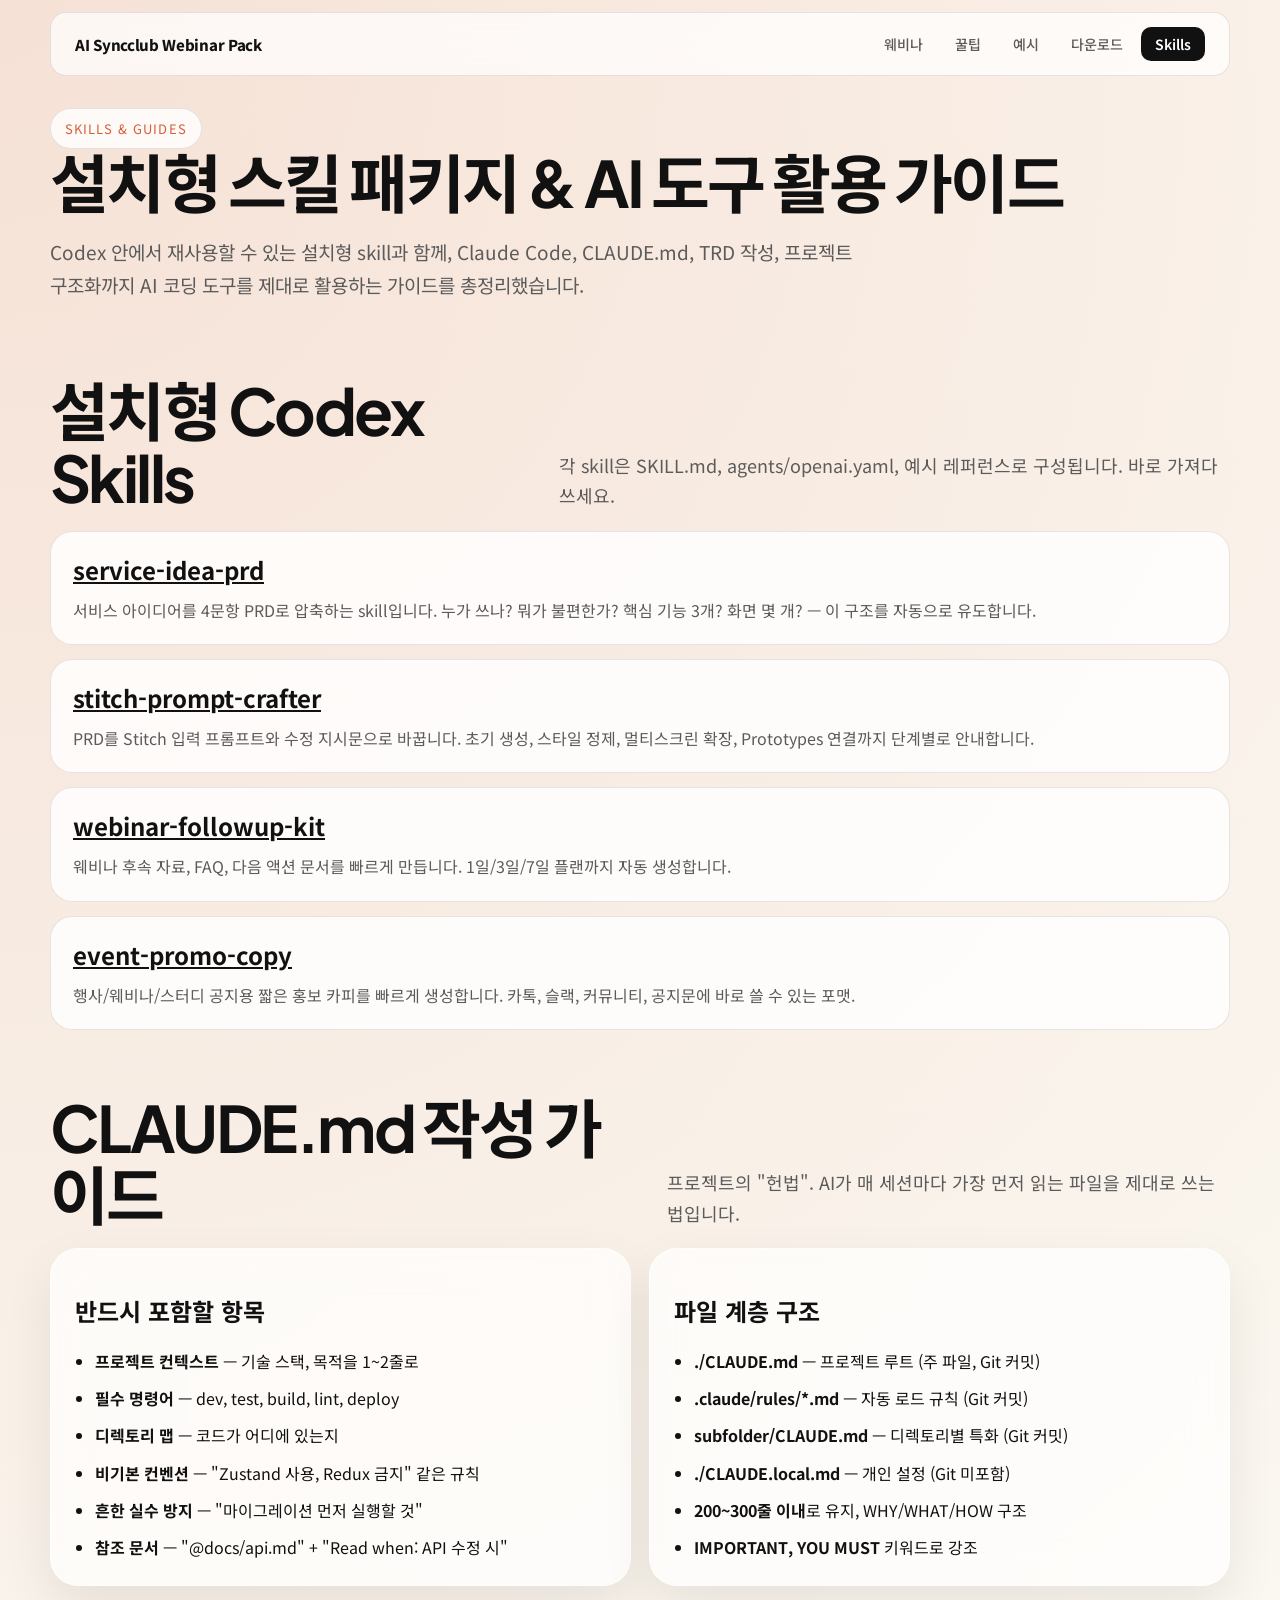
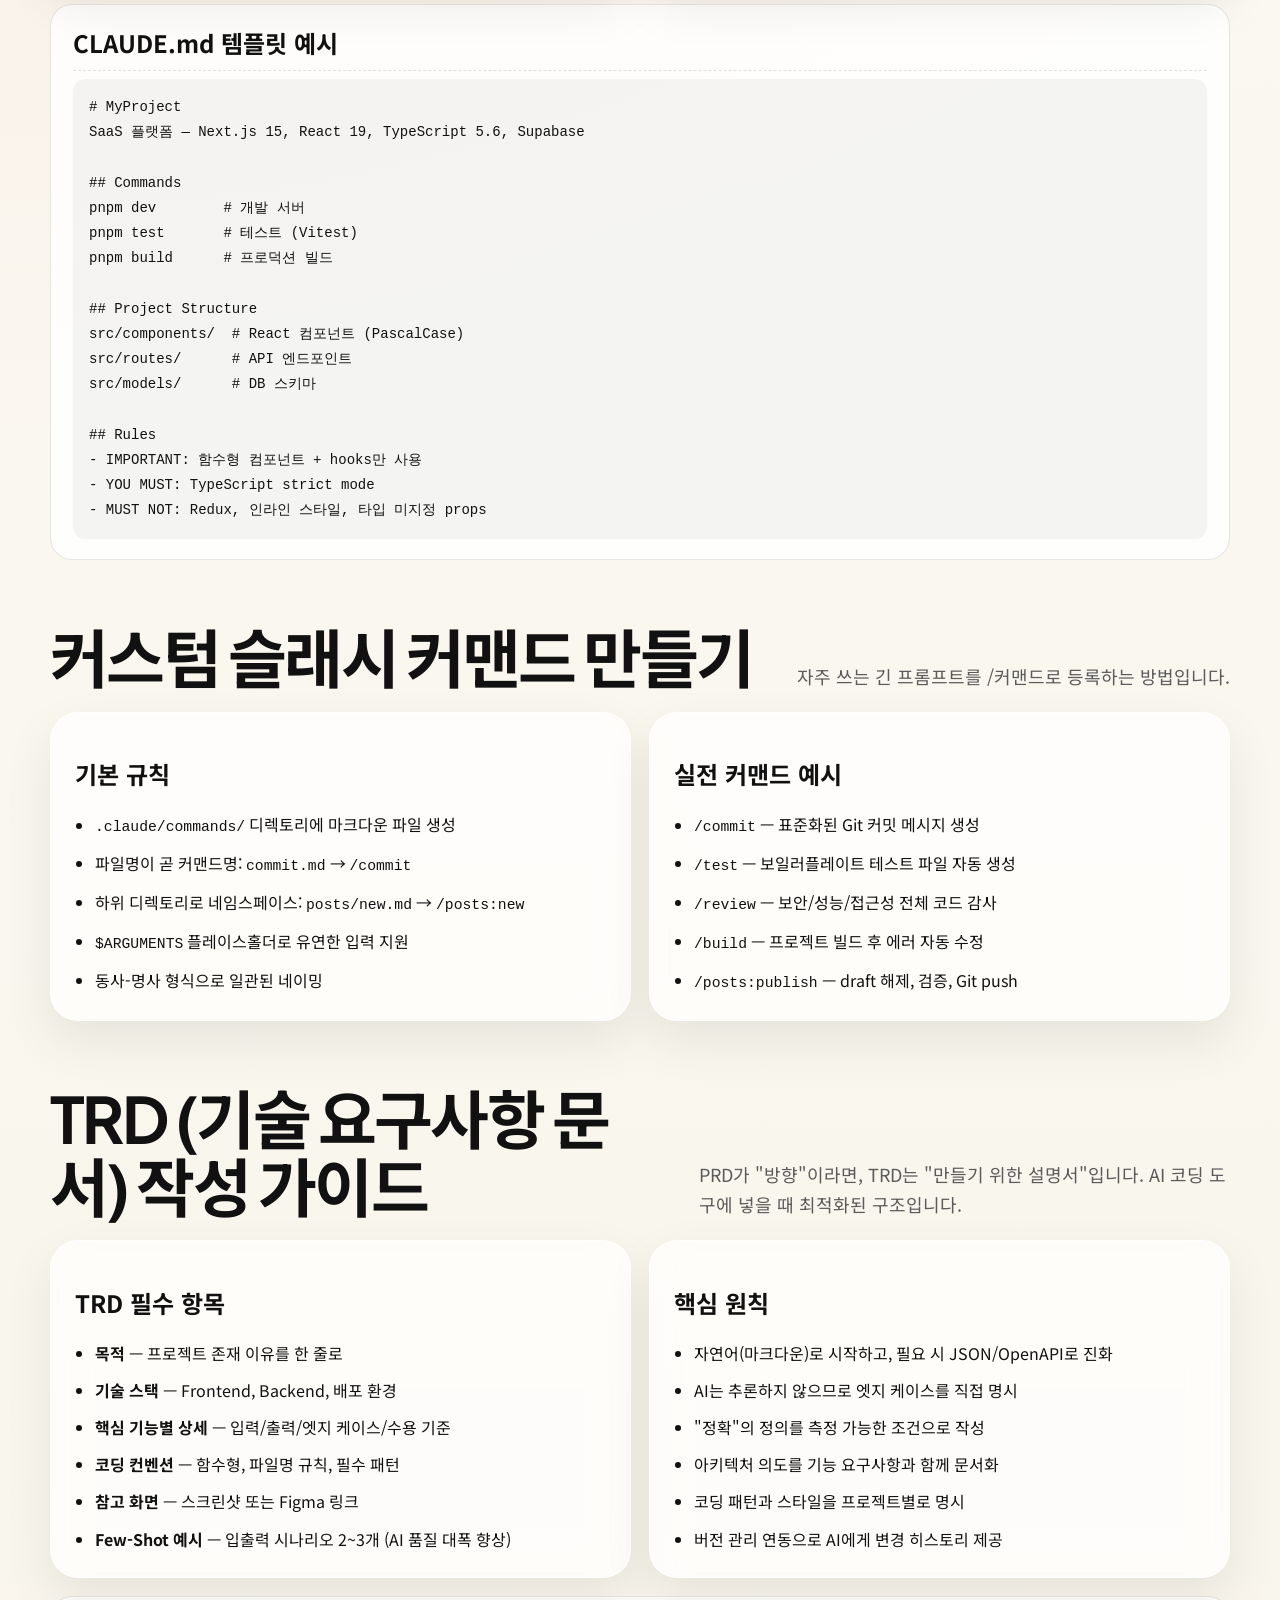
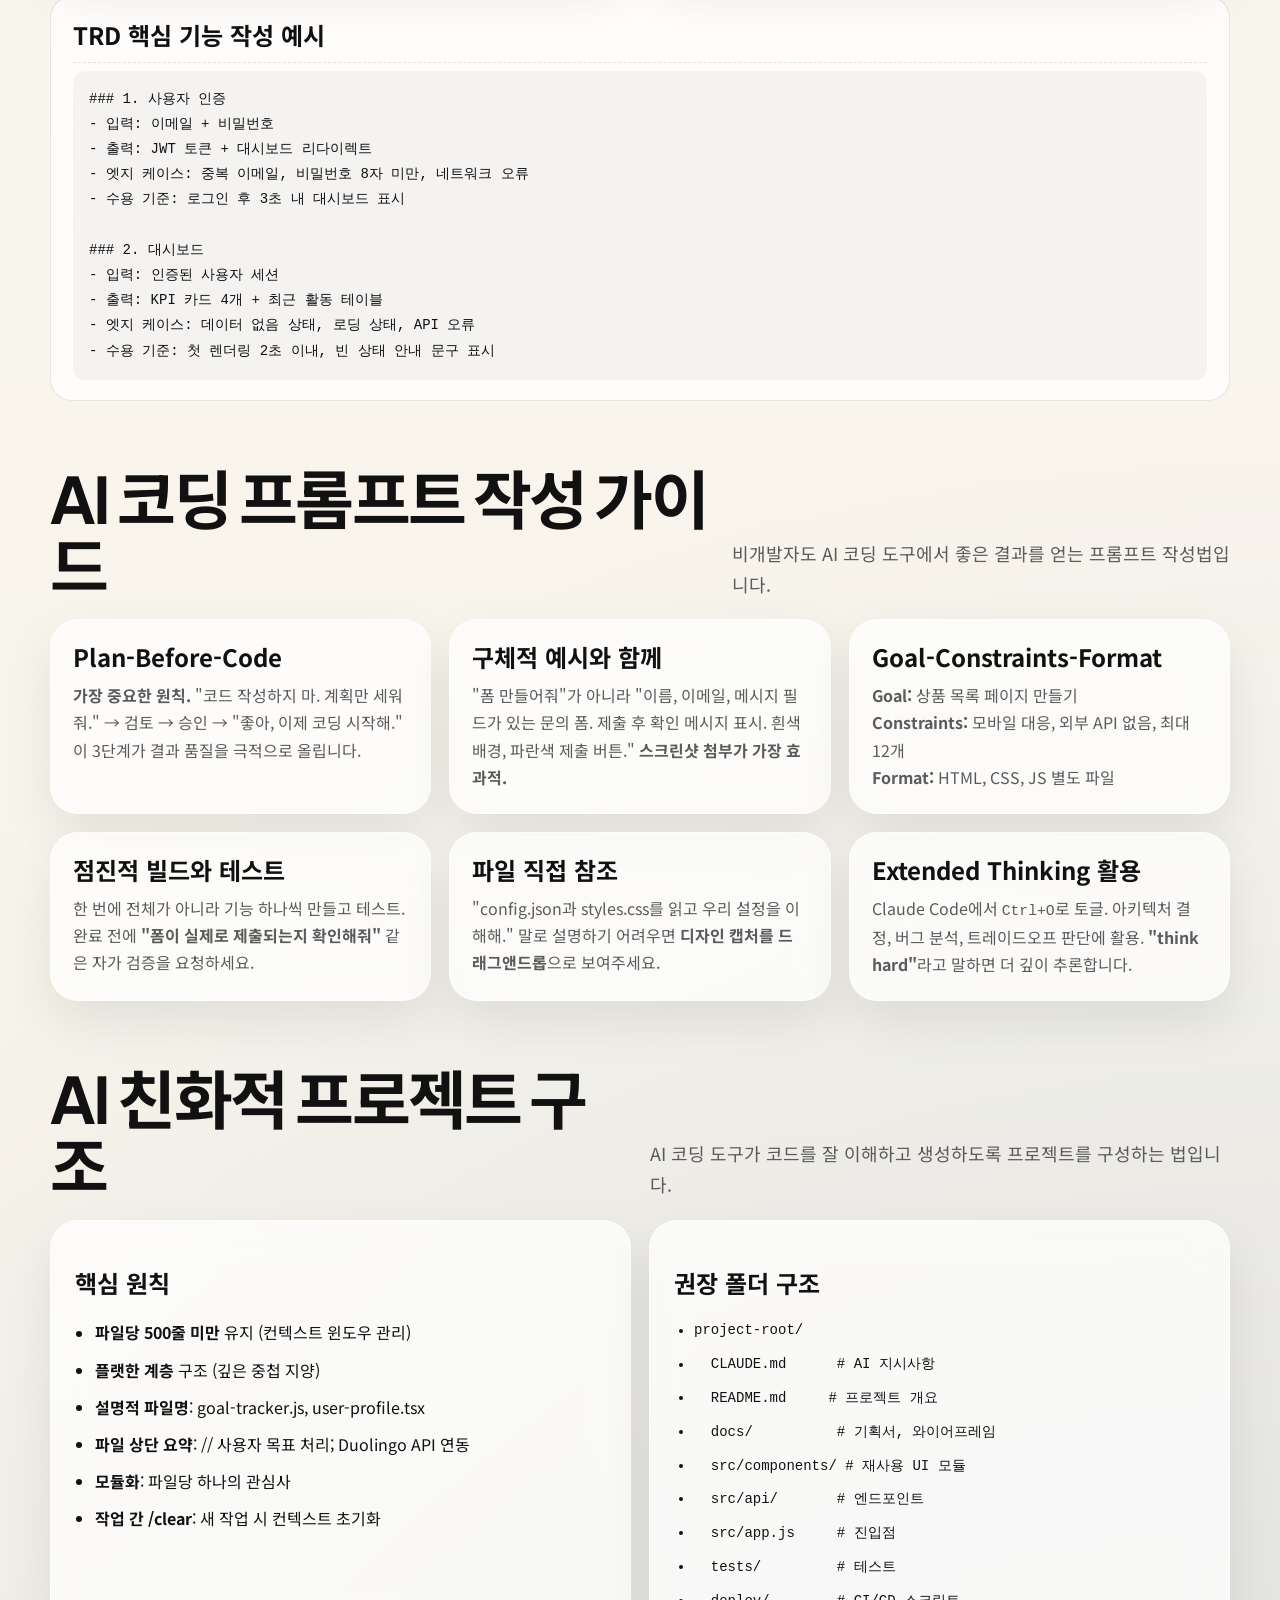
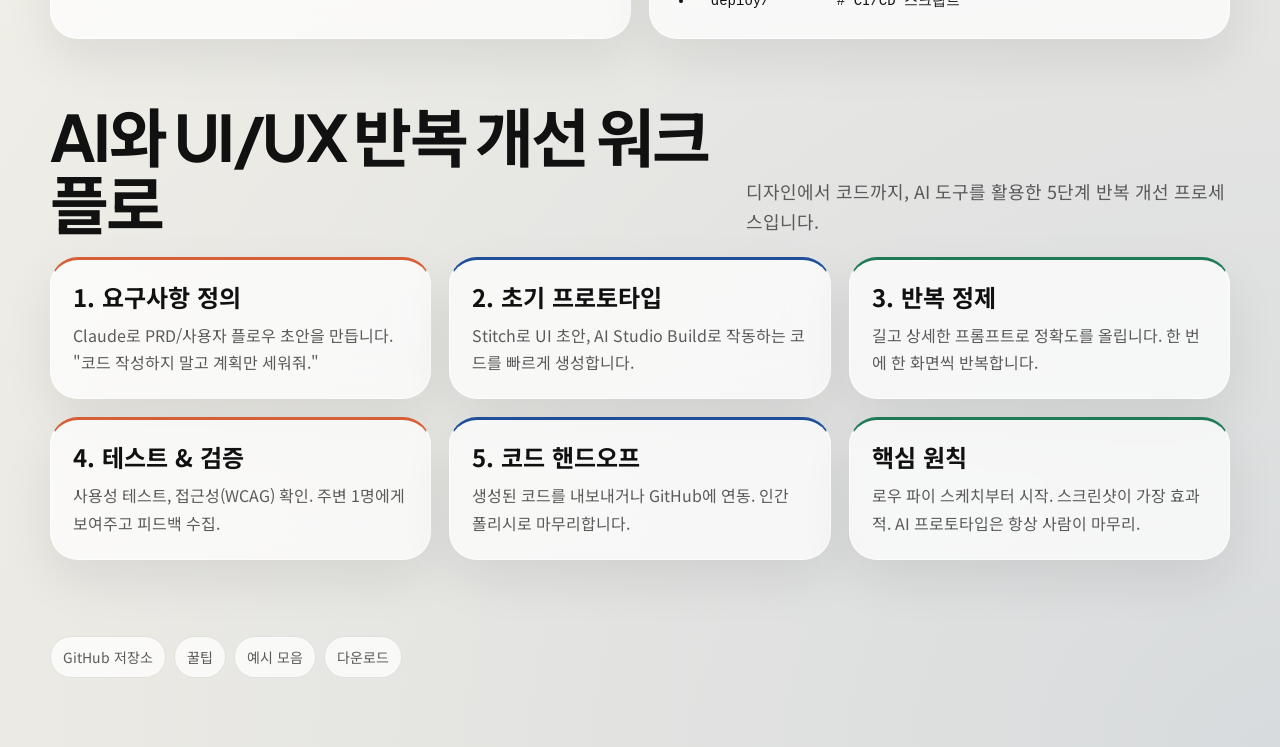
<file: skills/index.html>
<!doctype html>
<html lang="ko">
  <head>
    <meta charset="UTF-8" />
    <meta name="viewport" content="width=device-width, initial-scale=1.0" />
    <title>Codex Skills &amp; AI 도구 가이드 — AI 싱크클럽 웨비나</title>
    <link rel="preconnect" href="https://fonts.googleapis.com" />
    <link rel="preconnect" href="https://fonts.gstatic.com" crossorigin />
    <link href="https://fonts.googleapis.com/css2?family=Noto+Sans+KR:wght@400;500;700;900&family=Plus+Jakarta+Sans:wght@500;700;800&display=swap" rel="stylesheet" />
    <link rel="stylesheet" href="../styles/site.css" />
  </head>
  <body>
    <div class="page-shell">
      <header class="topbar">
        <strong><a href="../">AI Syncclub Webinar Pack</a></strong>
        <nav>
          <a href="../webinar/">웨비나</a>
          <a href="../tips/">꿀팁</a>
          <a href="../examples/">예시</a>
          <a href="../downloads/index.html">다운로드</a>
          <a href="./" aria-current="page">Skills</a>
        </nav>
      </header>

      <section class="page-header">
        <span class="eyebrow">Skills &amp; Guides</span>
        <h1 class="section-title">설치형 스킬 패키지 &amp; AI 도구 활용 가이드</h1>
        <p>
          Codex 안에서 재사용할 수 있는 설치형 skill과 함께,
          Claude Code, CLAUDE.md, TRD 작성, 프로젝트 구조화까지
          AI 코딩 도구를 제대로 활용하는 가이드를 총정리했습니다.
        </p>
      </section>

      <!-- 설치형 Skills -->
      <section class="section">
        <div class="section-head">
          <h2 class="section-title">설치형 Codex Skills</h2>
          <p>각 skill은 SKILL.md, agents/openai.yaml, 예시 레퍼런스로 구성됩니다. 바로 가져다 쓰세요.</p>
        </div>
        <div class="skill-list">
          <article class="skill-item">
            <h3><a href="./service-idea-prd/SKILL.md">service-idea-prd</a></h3>
            <p>서비스 아이디어를 4문항 PRD로 압축하는 skill입니다. 누가 쓰나? 뭐가 불편한가? 핵심 기능 3개? 화면 몇 개? — 이 구조를 자동으로 유도합니다.</p>
          </article>
          <article class="skill-item">
            <h3><a href="./stitch-prompt-crafter/SKILL.md">stitch-prompt-crafter</a></h3>
            <p>PRD를 Stitch 입력 프롬프트와 수정 지시문으로 바꿉니다. 초기 생성, 스타일 정제, 멀티스크린 확장, Prototypes 연결까지 단계별로 안내합니다.</p>
          </article>
          <article class="skill-item">
            <h3><a href="./webinar-followup-kit/SKILL.md">webinar-followup-kit</a></h3>
            <p>웨비나 후속 자료, FAQ, 다음 액션 문서를 빠르게 만듭니다. 1일/3일/7일 플랜까지 자동 생성합니다.</p>
          </article>
          <article class="skill-item">
            <h3><a href="./event-promo-copy/SKILL.md">event-promo-copy</a></h3>
            <p>행사/웨비나/스터디 공지용 짧은 홍보 카피를 빠르게 생성합니다. 카톡, 슬랙, 커뮤니티, 공지문에 바로 쓸 수 있는 포맷.</p>
          </article>
        </div>
      </section>

      <!-- CLAUDE.md 가이드 -->
      <section class="section">
        <div class="section-head">
          <h2 class="section-title">CLAUDE.md 작성 가이드</h2>
          <p>프로젝트의 "헌법". AI가 매 세션마다 가장 먼저 읽는 파일을 제대로 쓰는 법입니다.</p>
        </div>
        <div class="split-grid">
          <div class="list-panel panel">
            <h2>반드시 포함할 항목</h2>
            <ul>
              <li><strong>프로젝트 컨텍스트</strong> — 기술 스택, 목적을 1~2줄로</li>
              <li><strong>필수 명령어</strong> — dev, test, build, lint, deploy</li>
              <li><strong>디렉토리 맵</strong> — 코드가 어디에 있는지</li>
              <li><strong>비기본 컨벤션</strong> — "Zustand 사용, Redux 금지" 같은 규칙</li>
              <li><strong>흔한 실수 방지</strong> — "마이그레이션 먼저 실행할 것"</li>
              <li><strong>참조 문서</strong> — "@docs/api.md" + "Read when: API 수정 시"</li>
            </ul>
          </div>
          <div class="list-panel panel">
            <h2>파일 계층 구조</h2>
            <ul>
              <li><strong>./CLAUDE.md</strong> — 프로젝트 루트 (주 파일, Git 커밋)</li>
              <li><strong>.claude/rules/*.md</strong> — 자동 로드 규칙 (Git 커밋)</li>
              <li><strong>subfolder/CLAUDE.md</strong> — 디렉토리별 특화 (Git 커밋)</li>
              <li><strong>./CLAUDE.local.md</strong> — 개인 설정 (Git 미포함)</li>
              <li><strong>200~300줄 이내</strong>로 유지, WHY/WHAT/HOW 구조</li>
              <li><strong>IMPORTANT, YOU MUST</strong> 키워드로 강조</li>
            </ul>
          </div>
        </div>

        <article class="example-item" style="margin-top: 18px;">
          <h3>CLAUDE.md 템플릿 예시</h3>
          <div class="example-meta">
            <div style="font-family: monospace; white-space: pre-wrap; font-size: 14px; line-height: 1.8; background: rgba(0,0,0,0.04); padding: 16px; border-radius: 12px;"># MyProject
SaaS 플랫폼 — Next.js 15, React 19, TypeScript 5.6, Supabase

## Commands
pnpm dev        # 개발 서버
pnpm test       # 테스트 (Vitest)
pnpm build      # 프로덕션 빌드

## Project Structure
src/components/  # React 컴포넌트 (PascalCase)
src/routes/      # API 엔드포인트
src/models/      # DB 스키마

## Rules
- IMPORTANT: 함수형 컴포넌트 + hooks만 사용
- YOU MUST: TypeScript strict mode
- MUST NOT: Redux, 인라인 스타일, 타입 미지정 props</div>
          </div>
        </article>
      </section>

      <!-- 커스텀 슬래시 커맨드 -->
      <section class="section">
        <div class="section-head">
          <h2 class="section-title">커스텀 슬래시 커맨드 만들기</h2>
          <p>자주 쓰는 긴 프롬프트를 /커맨드로 등록하는 방법입니다.</p>
        </div>
        <div class="split-grid">
          <div class="list-panel panel">
            <h2>기본 규칙</h2>
            <ul>
              <li><code>.claude/commands/</code> 디렉토리에 마크다운 파일 생성</li>
              <li>파일명이 곧 커맨드명: <code>commit.md</code> → <code>/commit</code></li>
              <li>하위 디렉토리로 네임스페이스: <code>posts/new.md</code> → <code>/posts:new</code></li>
              <li><code>$ARGUMENTS</code> 플레이스홀더로 유연한 입력 지원</li>
              <li>동사-명사 형식으로 일관된 네이밍</li>
            </ul>
          </div>
          <div class="list-panel panel">
            <h2>실전 커맨드 예시</h2>
            <ul>
              <li><code>/commit</code> — 표준화된 Git 커밋 메시지 생성</li>
              <li><code>/test</code> — 보일러플레이트 테스트 파일 자동 생성</li>
              <li><code>/review</code> — 보안/성능/접근성 전체 코드 감사</li>
              <li><code>/build</code> — 프로젝트 빌드 후 에러 자동 수정</li>
              <li><code>/posts:publish</code> — draft 해제, 검증, Git push</li>
            </ul>
          </div>
        </div>
      </section>

      <!-- TRD 작성 가이드 -->
      <section class="section">
        <div class="section-head">
          <h2 class="section-title">TRD (기술 요구사항 문서) 작성 가이드</h2>
          <p>PRD가 "방향"이라면, TRD는 "만들기 위한 설명서"입니다. AI 코딩 도구에 넣을 때 최적화된 구조입니다.</p>
        </div>
        <div class="split-grid">
          <div class="list-panel panel">
            <h2>TRD 필수 항목</h2>
            <ul>
              <li><strong>목적</strong> — 프로젝트 존재 이유를 한 줄로</li>
              <li><strong>기술 스택</strong> — Frontend, Backend, 배포 환경</li>
              <li><strong>핵심 기능별 상세</strong> — 입력/출력/엣지 케이스/수용 기준</li>
              <li><strong>코딩 컨벤션</strong> — 함수형, 파일명 규칙, 필수 패턴</li>
              <li><strong>참고 화면</strong> — 스크린샷 또는 Figma 링크</li>
              <li><strong>Few-Shot 예시</strong> — 입출력 시나리오 2~3개 (AI 품질 대폭 향상)</li>
            </ul>
          </div>
          <div class="list-panel panel">
            <h2>핵심 원칙</h2>
            <ul>
              <li>자연어(마크다운)로 시작하고, 필요 시 JSON/OpenAPI로 진화</li>
              <li>AI는 추론하지 않으므로 엣지 케이스를 직접 명시</li>
              <li>"정확"의 정의를 측정 가능한 조건으로 작성</li>
              <li>아키텍처 의도를 기능 요구사항과 함께 문서화</li>
              <li>코딩 패턴과 스타일을 프로젝트별로 명시</li>
              <li>버전 관리 연동으로 AI에게 변경 히스토리 제공</li>
            </ul>
          </div>
        </div>

        <article class="example-item" style="margin-top: 18px;">
          <h3>TRD 핵심 기능 작성 예시</h3>
          <div class="example-meta">
            <div style="font-family: monospace; white-space: pre-wrap; font-size: 14px; line-height: 1.8; background: rgba(0,0,0,0.04); padding: 16px; border-radius: 12px;">### 1. 사용자 인증
- 입력: 이메일 + 비밀번호
- 출력: JWT 토큰 + 대시보드 리다이렉트
- 엣지 케이스: 중복 이메일, 비밀번호 8자 미만, 네트워크 오류
- 수용 기준: 로그인 후 3초 내 대시보드 표시

### 2. 대시보드
- 입력: 인증된 사용자 세션
- 출력: KPI 카드 4개 + 최근 활동 테이블
- 엣지 케이스: 데이터 없음 상태, 로딩 상태, API 오류
- 수용 기준: 첫 렌더링 2초 이내, 빈 상태 안내 문구 표시</div>
          </div>
        </article>
      </section>

      <!-- AI 코딩 프롬프트 가이드 -->
      <section class="section">
        <div class="section-head">
          <h2 class="section-title">AI 코딩 프롬프트 작성 가이드</h2>
          <p>비개발자도 AI 코딩 도구에서 좋은 결과를 얻는 프롬프트 작성법입니다.</p>
        </div>
        <div class="card-grid">
          <article class="card">
            <h3>Plan-Before-Code</h3>
            <p>
              <strong>가장 중요한 원칙.</strong>
              "코드 작성하지 마. 계획만 세워줘." → 검토 → 승인 → "좋아, 이제 코딩 시작해."
              이 3단계가 결과 품질을 극적으로 올립니다.
            </p>
          </article>
          <article class="card">
            <h3>구체적 예시와 함께</h3>
            <p>
              "폼 만들어줘"가 아니라
              "이름, 이메일, 메시지 필드가 있는 문의 폼. 제출 후 확인 메시지 표시. 흰색 배경, 파란색 제출 버튼."
              <strong>스크린샷 첨부가 가장 효과적.</strong>
            </p>
          </article>
          <article class="card">
            <h3>Goal-Constraints-Format</h3>
            <p>
              <strong>Goal:</strong> 상품 목록 페이지 만들기<br>
              <strong>Constraints:</strong> 모바일 대응, 외부 API 없음, 최대 12개<br>
              <strong>Format:</strong> HTML, CSS, JS 별도 파일
            </p>
          </article>
          <article class="card">
            <h3>점진적 빌드와 테스트</h3>
            <p>
              한 번에 전체가 아니라 기능 하나씩 만들고 테스트.
              완료 전에 <strong>"폼이 실제로 제출되는지 확인해줘"</strong> 같은 자가 검증을 요청하세요.
            </p>
          </article>
          <article class="card">
            <h3>파일 직접 참조</h3>
            <p>
              "config.json과 styles.css를 읽고 우리 설정을 이해해."
              말로 설명하기 어려우면 <strong>디자인 캡처를 드래그앤드롭</strong>으로 보여주세요.
            </p>
          </article>
          <article class="card">
            <h3>Extended Thinking 활용</h3>
            <p>
              Claude Code에서 <code>Ctrl+O</code>로 토글.
              아키텍처 결정, 버그 분석, 트레이드오프 판단에 활용.
              <strong>"think hard"</strong>라고 말하면 더 깊이 추론합니다.
            </p>
          </article>
        </div>
      </section>

      <!-- AI 친화적 프로젝트 구조 -->
      <section class="section">
        <div class="section-head">
          <h2 class="section-title">AI 친화적 프로젝트 구조</h2>
          <p>AI 코딩 도구가 코드를 잘 이해하고 생성하도록 프로젝트를 구성하는 법입니다.</p>
        </div>
        <div class="split-grid">
          <div class="list-panel panel">
            <h2>핵심 원칙</h2>
            <ul>
              <li><strong>파일당 500줄 미만</strong> 유지 (컨텍스트 윈도우 관리)</li>
              <li><strong>플랫한 계층</strong> 구조 (깊은 중첩 지양)</li>
              <li><strong>설명적 파일명</strong>: goal-tracker.js, user-profile.tsx</li>
              <li><strong>파일 상단 요약</strong>: // 사용자 목표 처리; Duolingo API 연동</li>
              <li><strong>모듈화</strong>: 파일당 하나의 관심사</li>
              <li><strong>작업 간 /clear</strong>: 새 작업 시 컨텍스트 초기화</li>
            </ul>
          </div>
          <div class="list-panel panel">
            <h2>권장 폴더 구조</h2>
            <ul style="font-family: monospace; font-size: 14px;">
              <li>project-root/</li>
              <li>&nbsp;&nbsp;CLAUDE.md &nbsp;&nbsp;&nbsp;&nbsp;&nbsp;# AI 지시사항</li>
              <li>&nbsp;&nbsp;README.md &nbsp;&nbsp;&nbsp;&nbsp;# 프로젝트 개요</li>
              <li>&nbsp;&nbsp;docs/ &nbsp;&nbsp;&nbsp;&nbsp;&nbsp;&nbsp;&nbsp;&nbsp;&nbsp;# 기획서, 와이어프레임</li>
              <li>&nbsp;&nbsp;src/components/ # 재사용 UI 모듈</li>
              <li>&nbsp;&nbsp;src/api/ &nbsp;&nbsp;&nbsp;&nbsp;&nbsp;&nbsp;# 엔드포인트</li>
              <li>&nbsp;&nbsp;src/app.js &nbsp;&nbsp;&nbsp;&nbsp;# 진입점</li>
              <li>&nbsp;&nbsp;tests/ &nbsp;&nbsp;&nbsp;&nbsp;&nbsp;&nbsp;&nbsp;&nbsp;# 테스트</li>
              <li>&nbsp;&nbsp;deploy/ &nbsp;&nbsp;&nbsp;&nbsp;&nbsp;&nbsp;&nbsp;# CI/CD 스크립트</li>
            </ul>
          </div>
        </div>
      </section>

      <!-- UI/UX 반복 개선 워크플로 -->
      <section class="section">
        <div class="section-head">
          <h2 class="section-title">AI와 UI/UX 반복 개선 워크플로</h2>
          <p>디자인에서 코드까지, AI 도구를 활용한 5단계 반복 개선 프로세스입니다.</p>
        </div>
        <div class="card-grid">
          <article class="card" style="border-top: 3px solid var(--accent);">
            <h3>1. 요구사항 정의</h3>
            <p>Claude로 PRD/사용자 플로우 초안을 만듭니다. "코드 작성하지 말고 계획만 세워줘."</p>
          </article>
          <article class="card" style="border-top: 3px solid var(--accent-2);">
            <h3>2. 초기 프로토타입</h3>
            <p>Stitch로 UI 초안, AI Studio Build로 작동하는 코드를 빠르게 생성합니다.</p>
          </article>
          <article class="card" style="border-top: 3px solid var(--accent-3);">
            <h3>3. 반복 정제</h3>
            <p>길고 상세한 프롬프트로 정확도를 올립니다. 한 번에 한 화면씩 반복합니다.</p>
          </article>
          <article class="card" style="border-top: 3px solid var(--accent);">
            <h3>4. 테스트 &amp; 검증</h3>
            <p>사용성 테스트, 접근성(WCAG) 확인. 주변 1명에게 보여주고 피드백 수집.</p>
          </article>
          <article class="card" style="border-top: 3px solid var(--accent-2);">
            <h3>5. 코드 핸드오프</h3>
            <p>생성된 코드를 내보내거나 GitHub에 연동. 인간 폴리시로 마무리합니다.</p>
          </article>
          <article class="card" style="border-top: 3px solid var(--accent-3);">
            <h3>핵심 원칙</h3>
            <p>로우 파이 스케치부터 시작. 스크린샷이 가장 효과적. AI 프로토타입은 항상 사람이 마무리.</p>
          </article>
        </div>
      </section>

      <footer class="footer">
        <div class="mini-nav">
          <a href="https://github.com/vcz-Gray/ai_syncclub-webinar-v1">GitHub 저장소</a>
          <a href="../tips/">꿀팁</a>
          <a href="../examples/">예시 모음</a>
          <a href="../downloads/index.html">다운로드</a>
        </div>
      </footer>
    </div>
  </body>
</html>
</file>
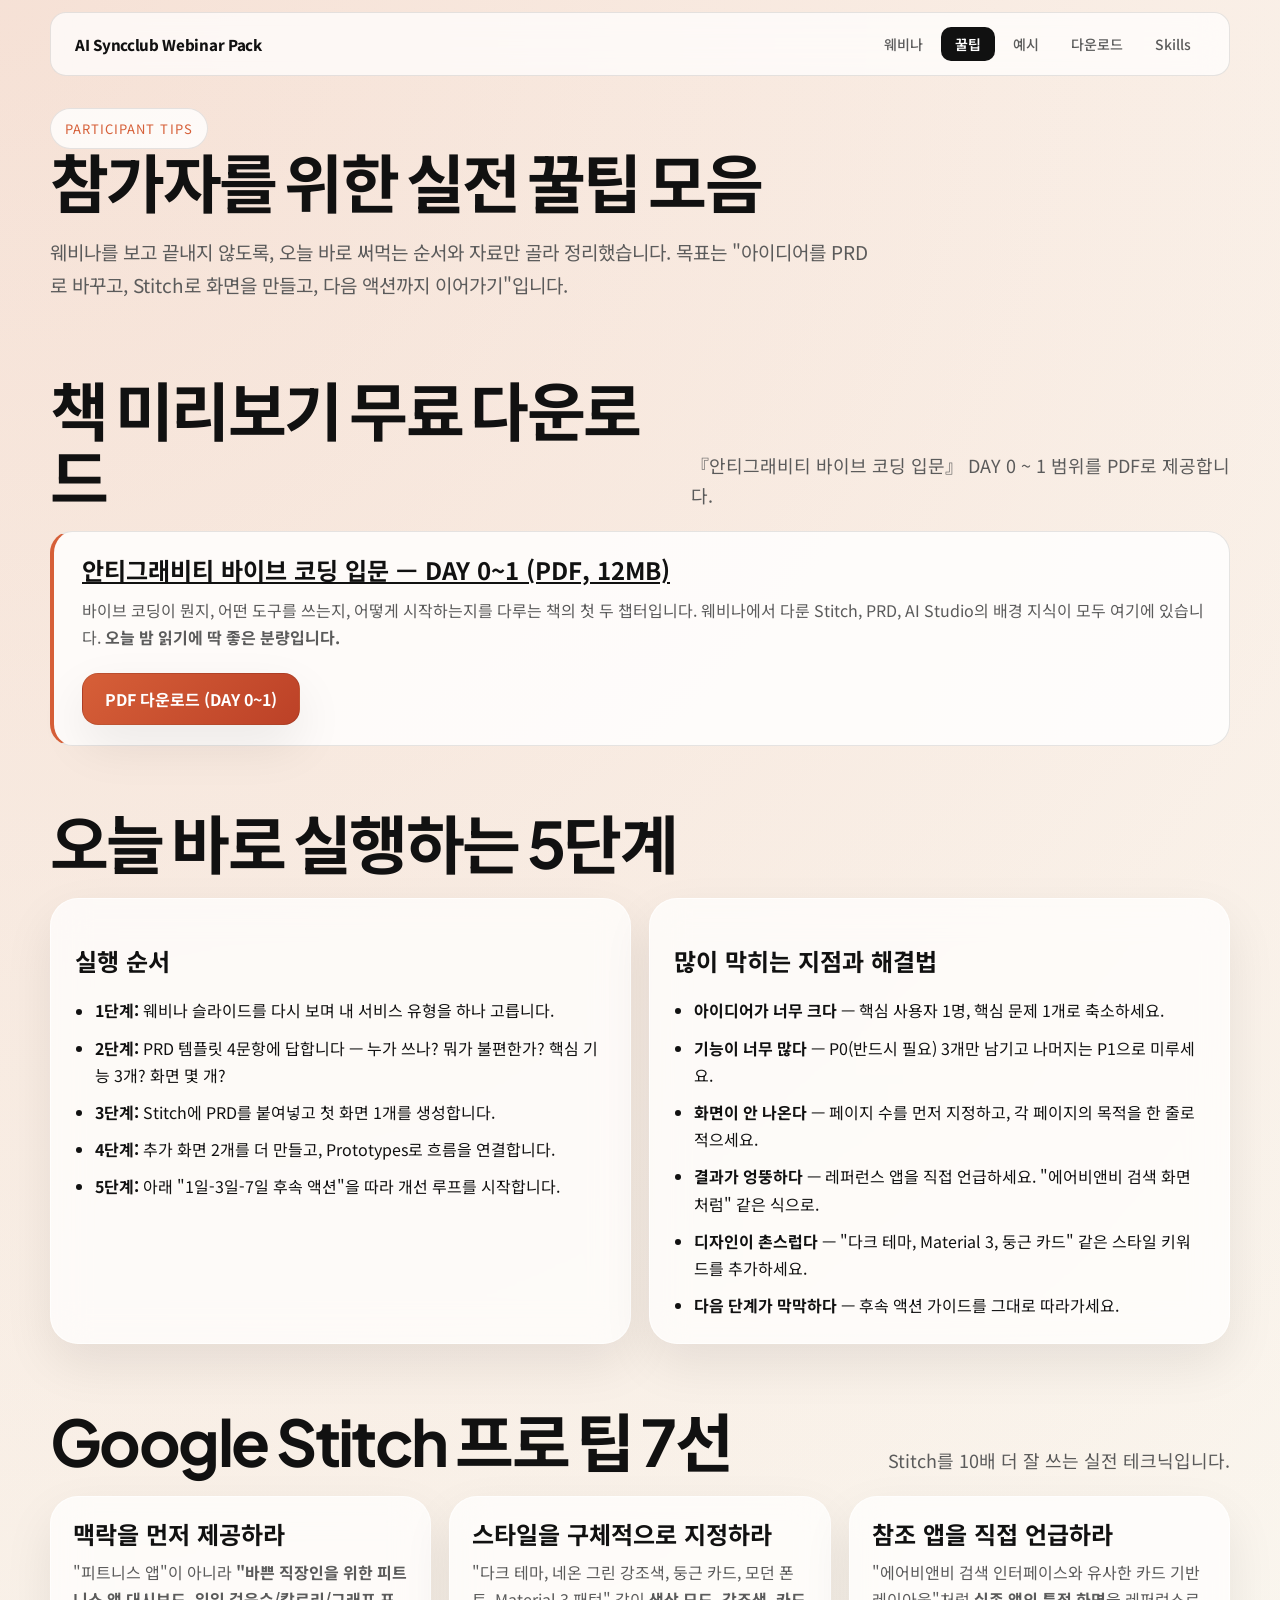
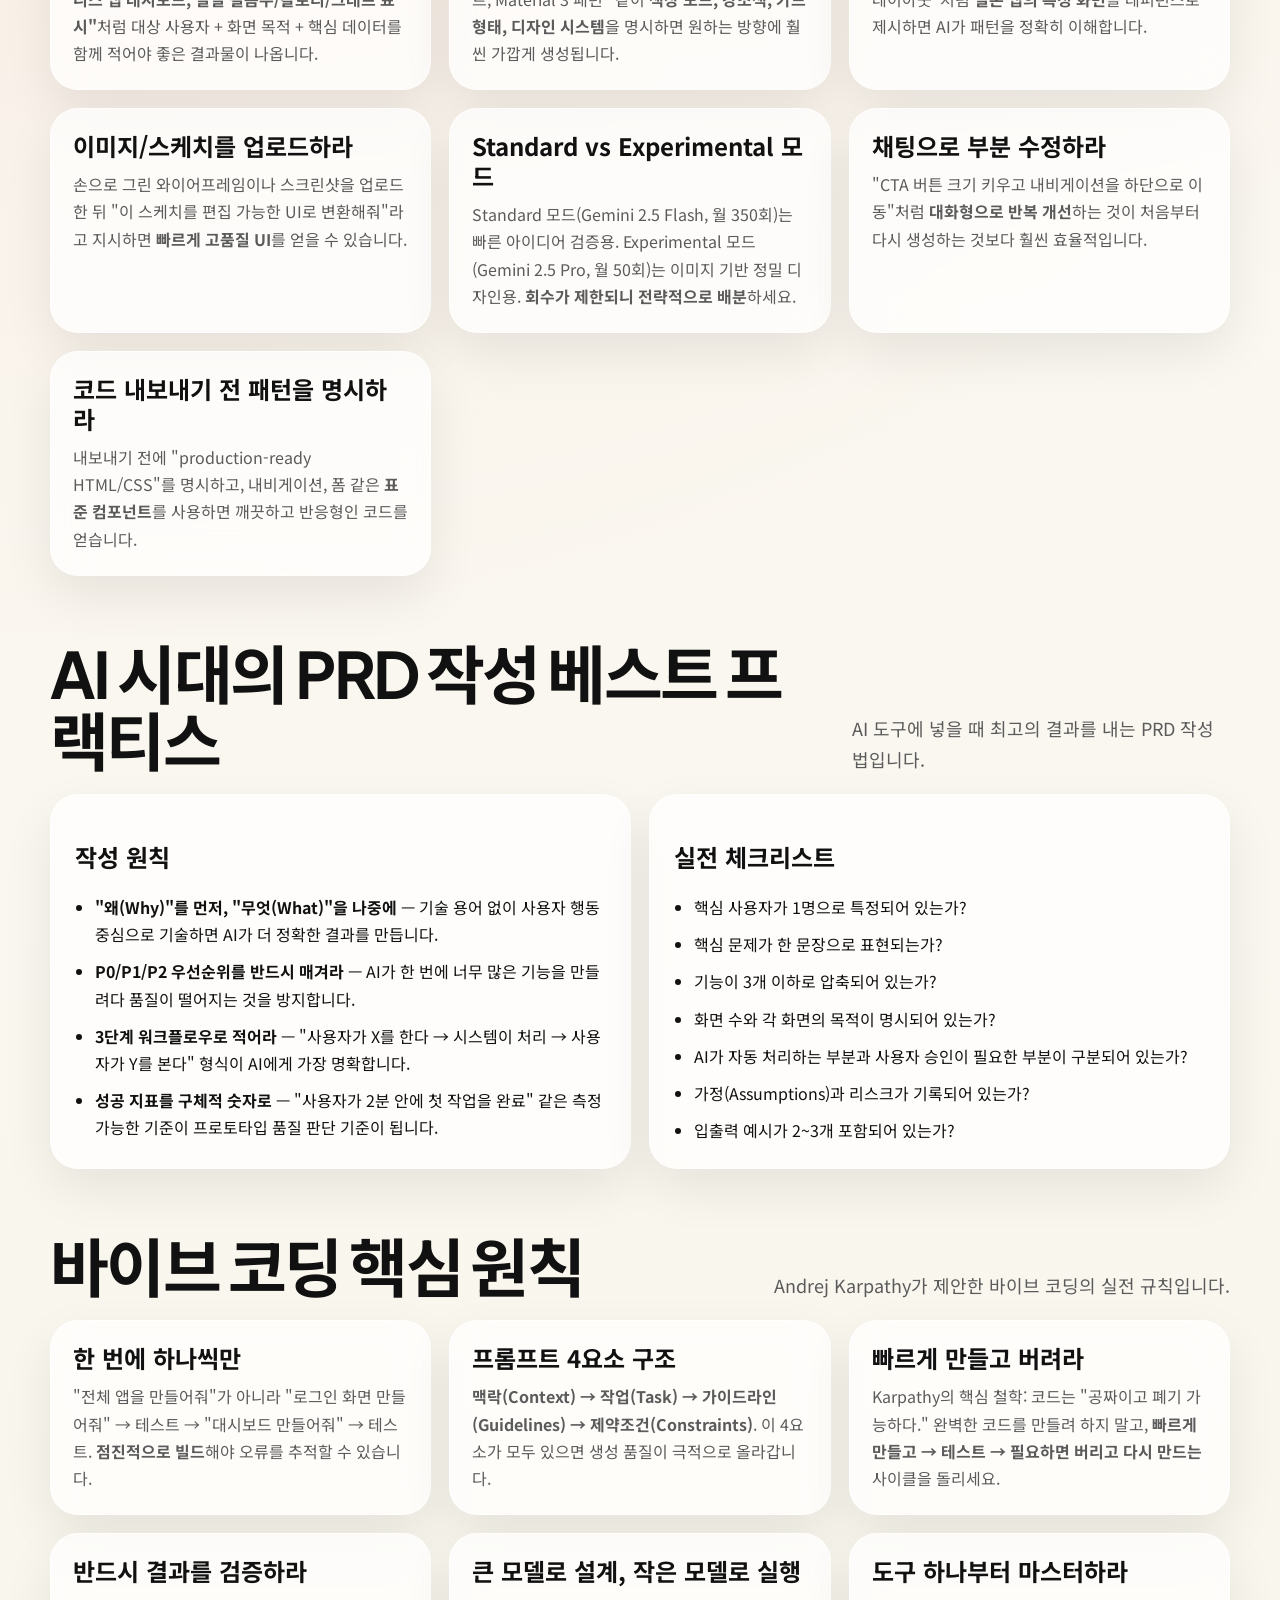
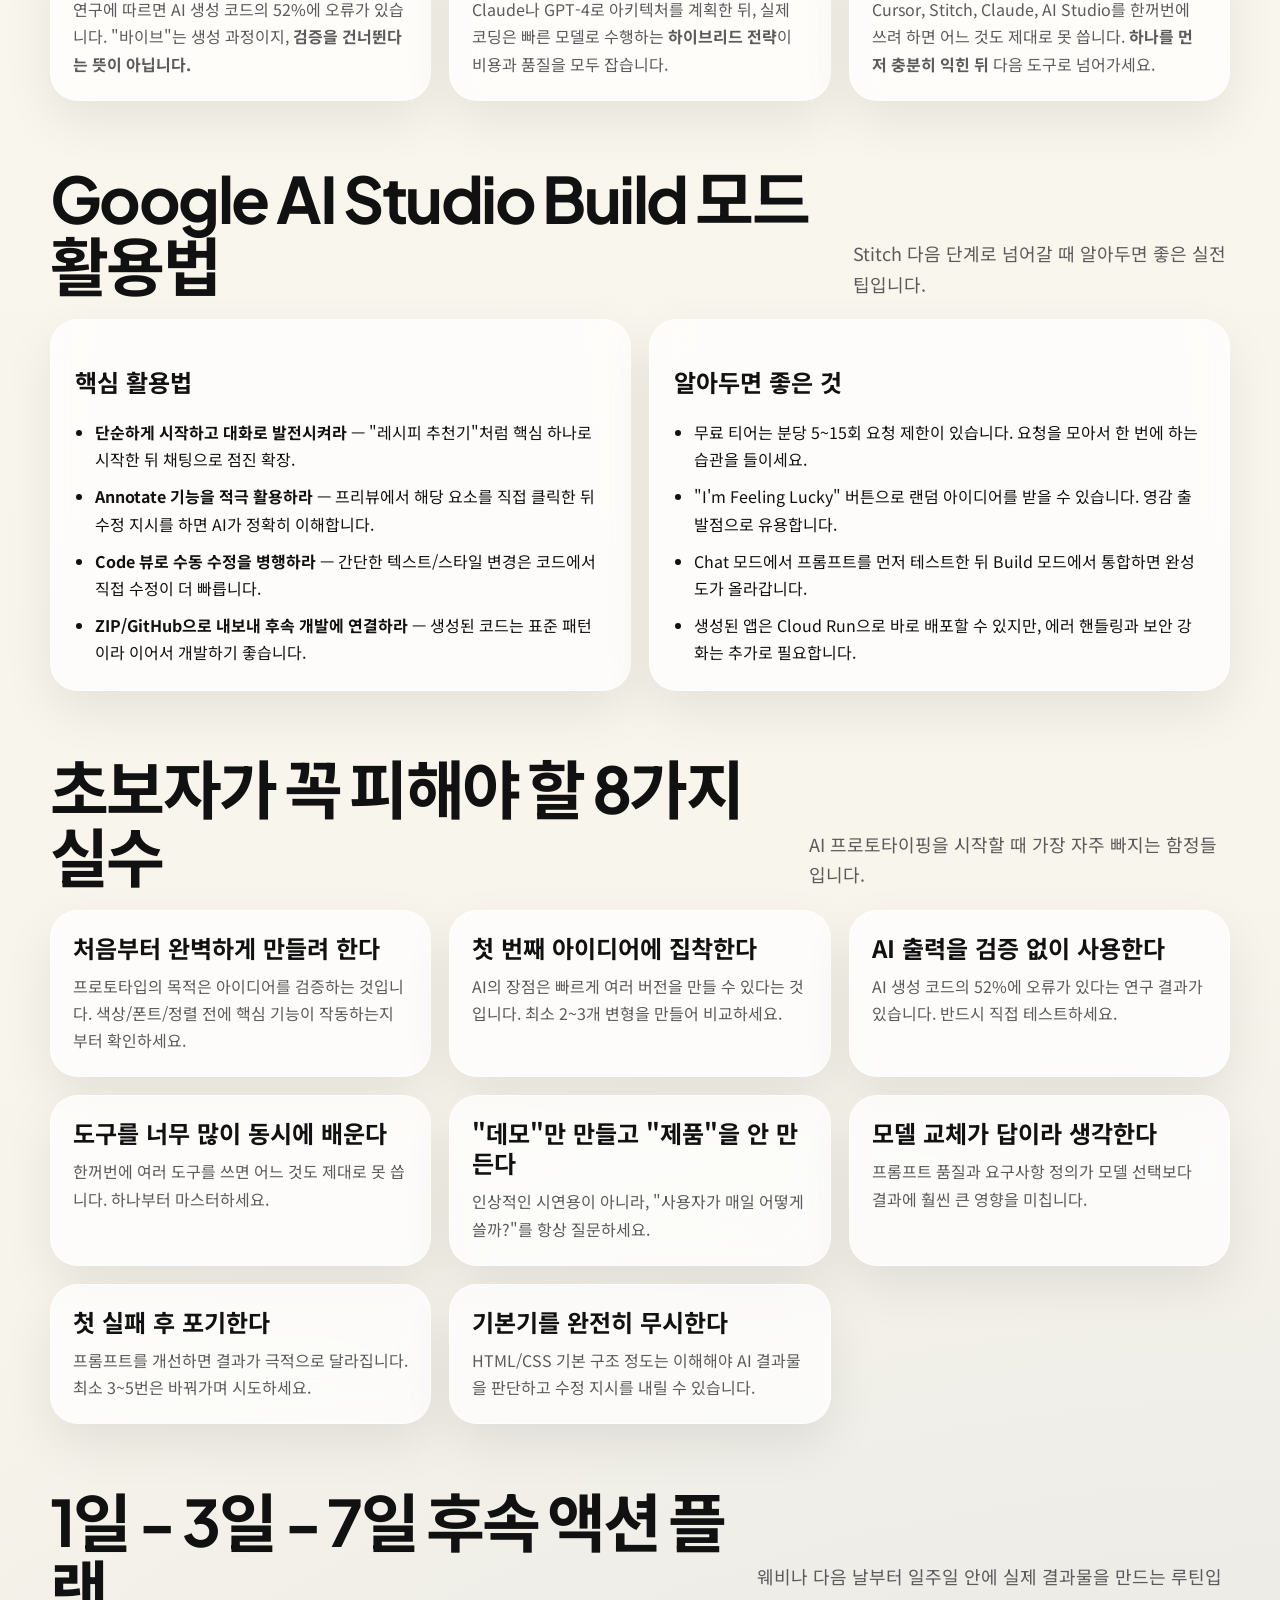
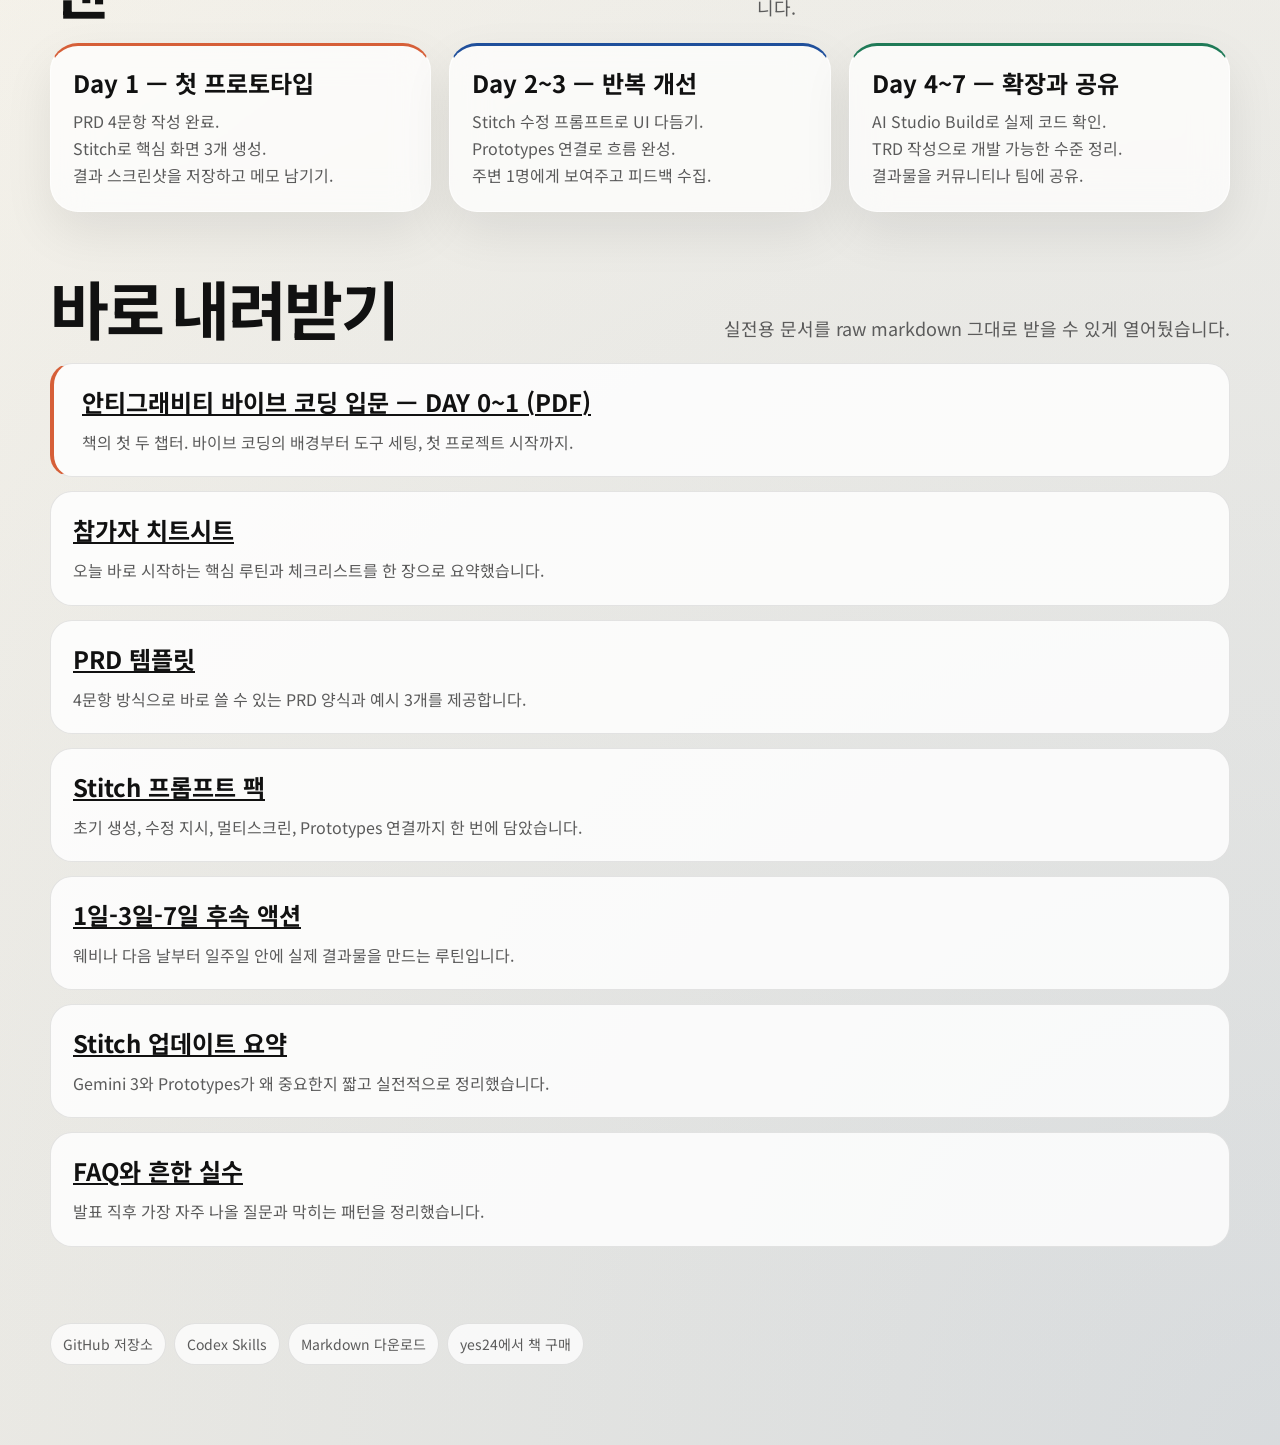
<file: tips/index.html>
<!doctype html>
<html lang="ko">
  <head>
    <meta charset="UTF-8" />
    <meta name="viewport" content="width=device-width, initial-scale=1.0" />
    <title>참가자 꿀팁 — AI 싱크클럽 웨비나</title>
    <link rel="preconnect" href="https://fonts.googleapis.com" />
    <link rel="preconnect" href="https://fonts.gstatic.com" crossorigin />
    <link
      href="https://fonts.googleapis.com/css2?family=Noto+Sans+KR:wght@400;500;700;900&family=Plus+Jakarta+Sans:wght@500;700;800&display=swap"
      rel="stylesheet"
    />
    <link rel="stylesheet" href="../styles/site.css" />
  </head>
  <body>
    <div class="page-shell">
      <header class="topbar">
        <strong><a href="../">AI Syncclub Webinar Pack</a></strong>
        <nav>
          <a href="../webinar/">웨비나</a>
          <a href="./" aria-current="page">꿀팁</a>
          <a href="../examples/">예시</a>
          <a href="../downloads/index.html">다운로드</a>
          <a href="../skills/index.html">Skills</a>
        </nav>
      </header>

      <section class="page-header">
        <span class="eyebrow">Participant Tips</span>
        <h1 class="section-title">참가자를 위한 실전 꿀팁 모음</h1>
        <p>
          웨비나를 보고 끝내지 않도록, 오늘 바로 써먹는 순서와 자료만 골라 정리했습니다.
          목표는 "아이디어를 PRD로 바꾸고, Stitch로 화면을 만들고, 다음 액션까지 이어가기"입니다.
        </p>
      </section>

      <!-- 책 미리보기 다운로드 -->
      <section class="section">
        <div class="section-head">
          <h2 class="section-title">책 미리보기 무료 다운로드</h2>
          <p>『안티그래비티 바이브 코딩 입문』 DAY 0 ~ 1 범위를 PDF로 제공합니다.</p>
        </div>
        <article class="download-item" style="border-left: 4px solid var(--accent); padding-left: 28px;">
          <h3><a href="../downloads/안티그래비티_DAY0-1.pdf" download>안티그래비티 바이브 코딩 입문 — DAY 0~1 (PDF, 12MB)</a></h3>
          <p>
            바이브 코딩이 뭔지, 어떤 도구를 쓰는지, 어떻게 시작하는지를 다루는 책의 첫 두 챕터입니다.
            웨비나에서 다룬 Stitch, PRD, AI Studio의 배경 지식이 모두 여기에 있습니다.
            <strong>오늘 밤 읽기에 딱 좋은 분량입니다.</strong>
          </p>
          <a class="btn btn-primary" href="../downloads/안티그래비티_DAY0-1.pdf" download style="margin-top:12px; display:inline-flex; width: fit-content;">PDF 다운로드 (DAY 0~1)</a>
        </article>
      </section>

      <!-- 오늘 바로 해야 할 것 -->
      <section class="section">
        <div class="section-head">
          <h2 class="section-title">오늘 바로 실행하는 5단계</h2>
        </div>
        <div class="split-grid">
          <div class="list-panel panel">
            <h2>실행 순서</h2>
            <ul>
              <li><strong>1단계:</strong> 웨비나 슬라이드를 다시 보며 내 서비스 유형을 하나 고릅니다.</li>
              <li><strong>2단계:</strong> PRD 템플릿 4문항에 답합니다 — 누가 쓰나? 뭐가 불편한가? 핵심 기능 3개? 화면 몇 개?</li>
              <li><strong>3단계:</strong> Stitch에 PRD를 붙여넣고 첫 화면 1개를 생성합니다.</li>
              <li><strong>4단계:</strong> 추가 화면 2개를 더 만들고, Prototypes로 흐름을 연결합니다.</li>
              <li><strong>5단계:</strong> 아래 "1일-3일-7일 후속 액션"을 따라 개선 루프를 시작합니다.</li>
            </ul>
          </div>
          <div class="list-panel panel">
            <h2>많이 막히는 지점과 해결법</h2>
            <ul>
              <li><strong>아이디어가 너무 크다</strong> — 핵심 사용자 1명, 핵심 문제 1개로 축소하세요.</li>
              <li><strong>기능이 너무 많다</strong> — P0(반드시 필요) 3개만 남기고 나머지는 P1으로 미루세요.</li>
              <li><strong>화면이 안 나온다</strong> — 페이지 수를 먼저 지정하고, 각 페이지의 목적을 한 줄로 적으세요.</li>
              <li><strong>결과가 엉뚱하다</strong> — 레퍼런스 앱을 직접 언급하세요. "에어비앤비 검색 화면처럼" 같은 식으로.</li>
              <li><strong>디자인이 촌스럽다</strong> — "다크 테마, Material 3, 둥근 카드" 같은 스타일 키워드를 추가하세요.</li>
              <li><strong>다음 단계가 막막하다</strong> — 후속 액션 가이드를 그대로 따라가세요.</li>
            </ul>
          </div>
        </div>
      </section>

      <!-- Google Stitch 프로 팁 -->
      <section class="section">
        <div class="section-head">
          <h2 class="section-title">Google Stitch 프로 팁 7선</h2>
          <p>Stitch를 10배 더 잘 쓰는 실전 테크닉입니다.</p>
        </div>
        <div class="card-grid">
          <article class="card">
            <h3>맥락을 먼저 제공하라</h3>
            <p>
              "피트니스 앱"이 아니라 <strong>"바쁜 직장인을 위한 피트니스 앱 대시보드, 일일 걸음수/칼로리/그래프 표시"</strong>처럼
              대상 사용자 + 화면 목적 + 핵심 데이터를 함께 적어야 좋은 결과물이 나옵니다.
            </p>
          </article>
          <article class="card">
            <h3>스타일을 구체적으로 지정하라</h3>
            <p>
              "다크 테마, 네온 그린 강조색, 둥근 카드, 모던 폰트, Material 3 패턴" 같이
              <strong>색상 모드, 강조색, 카드 형태, 디자인 시스템</strong>을 명시하면 원하는 방향에 훨씬 가깝게 생성됩니다.
            </p>
          </article>
          <article class="card">
            <h3>참조 앱을 직접 언급하라</h3>
            <p>
              "에어비앤비 검색 인터페이스와 유사한 카드 기반 레이아웃"처럼
              <strong>실존 앱의 특정 화면</strong>을 레퍼런스로 제시하면 AI가 패턴을 정확히 이해합니다.
            </p>
          </article>
          <article class="card">
            <h3>이미지/스케치를 업로드하라</h3>
            <p>
              손으로 그린 와이어프레임이나 스크린샷을 업로드한 뒤 "이 스케치를 편집 가능한 UI로 변환해줘"라고 지시하면
              <strong>빠르게 고품질 UI</strong>를 얻을 수 있습니다.
            </p>
          </article>
          <article class="card">
            <h3>Standard vs Experimental 모드</h3>
            <p>
              Standard 모드(Gemini 2.5 Flash, 월 350회)는 빠른 아이디어 검증용.
              Experimental 모드(Gemini 2.5 Pro, 월 50회)는 이미지 기반 정밀 디자인용.
              <strong>회수가 제한되니 전략적으로 배분</strong>하세요.
            </p>
          </article>
          <article class="card">
            <h3>채팅으로 부분 수정하라</h3>
            <p>
              "CTA 버튼 크기 키우고 내비게이션을 하단으로 이동"처럼
              <strong>대화형으로 반복 개선</strong>하는 것이 처음부터 다시 생성하는 것보다 훨씬 효율적입니다.
            </p>
          </article>
          <article class="card">
            <h3>코드 내보내기 전 패턴을 명시하라</h3>
            <p>
              내보내기 전에 "production-ready HTML/CSS"를 명시하고,
              내비게이션, 폼 같은 <strong>표준 컴포넌트</strong>를 사용하면 깨끗하고 반응형인 코드를 얻습니다.
            </p>
          </article>
        </div>
      </section>

      <!-- PRD 작성 베스트 프랙티스 -->
      <section class="section">
        <div class="section-head">
          <h2 class="section-title">AI 시대의 PRD 작성 베스트 프랙티스</h2>
          <p>AI 도구에 넣을 때 최고의 결과를 내는 PRD 작성법입니다.</p>
        </div>
        <div class="split-grid">
          <div class="list-panel panel">
            <h2>작성 원칙</h2>
            <ul>
              <li><strong>"왜(Why)"를 먼저, "무엇(What)"을 나중에</strong> — 기술 용어 없이 사용자 행동 중심으로 기술하면 AI가 더 정확한 결과를 만듭니다.</li>
              <li><strong>P0/P1/P2 우선순위를 반드시 매겨라</strong> — AI가 한 번에 너무 많은 기능을 만들려다 품질이 떨어지는 것을 방지합니다.</li>
              <li><strong>3단계 워크플로우로 적어라</strong> — "사용자가 X를 한다 → 시스템이 처리 → 사용자가 Y를 본다" 형식이 AI에게 가장 명확합니다.</li>
              <li><strong>성공 지표를 구체적 숫자로</strong> — "사용자가 2분 안에 첫 작업을 완료" 같은 측정 가능한 기준이 프로토타입 품질 판단 기준이 됩니다.</li>
            </ul>
          </div>
          <div class="list-panel panel">
            <h2>실전 체크리스트</h2>
            <ul>
              <li>핵심 사용자가 1명으로 특정되어 있는가?</li>
              <li>핵심 문제가 한 문장으로 표현되는가?</li>
              <li>기능이 3개 이하로 압축되어 있는가?</li>
              <li>화면 수와 각 화면의 목적이 명시되어 있는가?</li>
              <li>AI가 자동 처리하는 부분과 사용자 승인이 필요한 부분이 구분되어 있는가?</li>
              <li>가정(Assumptions)과 리스크가 기록되어 있는가?</li>
              <li>입출력 예시가 2~3개 포함되어 있는가?</li>
            </ul>
          </div>
        </div>
      </section>

      <!-- 바이브 코딩 핵심 원칙 -->
      <section class="section">
        <div class="section-head">
          <h2 class="section-title">바이브 코딩 핵심 원칙</h2>
          <p>Andrej Karpathy가 제안한 바이브 코딩의 실전 규칙입니다.</p>
        </div>
        <div class="card-grid">
          <article class="card">
            <h3>한 번에 하나씩만</h3>
            <p>
              "전체 앱을 만들어줘"가 아니라 "로그인 화면 만들어줘" → 테스트 → "대시보드 만들어줘" → 테스트.
              <strong>점진적으로 빌드</strong>해야 오류를 추적할 수 있습니다.
            </p>
          </article>
          <article class="card">
            <h3>프롬프트 4요소 구조</h3>
            <p>
              <strong>맥락(Context) → 작업(Task) → 가이드라인(Guidelines) → 제약조건(Constraints)</strong>.
              이 4요소가 모두 있으면 생성 품질이 극적으로 올라갑니다.
            </p>
          </article>
          <article class="card">
            <h3>빠르게 만들고 버려라</h3>
            <p>
              Karpathy의 핵심 철학: 코드는 "공짜이고 폐기 가능하다."
              완벽한 코드를 만들려 하지 말고, <strong>빠르게 만들고 → 테스트 → 필요하면 버리고 다시 만드는</strong> 사이클을 돌리세요.
            </p>
          </article>
          <article class="card">
            <h3>반드시 결과를 검증하라</h3>
            <p>
              연구에 따르면 AI 생성 코드의 52%에 오류가 있습니다.
              "바이브"는 생성 과정이지, <strong>검증을 건너뛴다는 뜻이 아닙니다.</strong>
            </p>
          </article>
          <article class="card">
            <h3>큰 모델로 설계, 작은 모델로 실행</h3>
            <p>
              Claude나 GPT-4로 아키텍처를 계획한 뒤, 실제 코딩은 빠른 모델로 수행하는
              <strong>하이브리드 전략</strong>이 비용과 품질을 모두 잡습니다.
            </p>
          </article>
          <article class="card">
            <h3>도구 하나부터 마스터하라</h3>
            <p>
              Cursor, Stitch, Claude, AI Studio를 한꺼번에 쓰려 하면 어느 것도 제대로 못 씁니다.
              <strong>하나를 먼저 충분히 익힌 뒤</strong> 다음 도구로 넘어가세요.
            </p>
          </article>
        </div>
      </section>

      <!-- Google AI Studio Build 모드 -->
      <section class="section">
        <div class="section-head">
          <h2 class="section-title">Google AI Studio Build 모드 활용법</h2>
          <p>Stitch 다음 단계로 넘어갈 때 알아두면 좋은 실전 팁입니다.</p>
        </div>
        <div class="split-grid">
          <div class="list-panel panel">
            <h2>핵심 활용법</h2>
            <ul>
              <li><strong>단순하게 시작하고 대화로 발전시켜라</strong> — "레시피 추천기"처럼 핵심 하나로 시작한 뒤 채팅으로 점진 확장.</li>
              <li><strong>Annotate 기능을 적극 활용하라</strong> — 프리뷰에서 해당 요소를 직접 클릭한 뒤 수정 지시를 하면 AI가 정확히 이해합니다.</li>
              <li><strong>Code 뷰로 수동 수정을 병행하라</strong> — 간단한 텍스트/스타일 변경은 코드에서 직접 수정이 더 빠릅니다.</li>
              <li><strong>ZIP/GitHub으로 내보내 후속 개발에 연결하라</strong> — 생성된 코드는 표준 패턴이라 이어서 개발하기 좋습니다.</li>
            </ul>
          </div>
          <div class="list-panel panel">
            <h2>알아두면 좋은 것</h2>
            <ul>
              <li>무료 티어는 분당 5~15회 요청 제한이 있습니다. 요청을 모아서 한 번에 하는 습관을 들이세요.</li>
              <li>"I'm Feeling Lucky" 버튼으로 랜덤 아이디어를 받을 수 있습니다. 영감 출발점으로 유용합니다.</li>
              <li>Chat 모드에서 프롬프트를 먼저 테스트한 뒤 Build 모드에서 통합하면 완성도가 올라갑니다.</li>
              <li>생성된 앱은 Cloud Run으로 바로 배포할 수 있지만, 에러 핸들링과 보안 강화는 추가로 필요합니다.</li>
            </ul>
          </div>
        </div>
      </section>

      <!-- 초보자 주의사항 -->
      <section class="section">
        <div class="section-head">
          <h2 class="section-title">초보자가 꼭 피해야 할 8가지 실수</h2>
          <p>AI 프로토타이핑을 시작할 때 가장 자주 빠지는 함정들입니다.</p>
        </div>
        <div class="card-grid">
          <article class="card">
            <h3>처음부터 완벽하게 만들려 한다</h3>
            <p>프로토타입의 목적은 아이디어를 검증하는 것입니다. 색상/폰트/정렬 전에 핵심 기능이 작동하는지부터 확인하세요.</p>
          </article>
          <article class="card">
            <h3>첫 번째 아이디어에 집착한다</h3>
            <p>AI의 장점은 빠르게 여러 버전을 만들 수 있다는 것입니다. 최소 2~3개 변형을 만들어 비교하세요.</p>
          </article>
          <article class="card">
            <h3>AI 출력을 검증 없이 사용한다</h3>
            <p>AI 생성 코드의 52%에 오류가 있다는 연구 결과가 있습니다. 반드시 직접 테스트하세요.</p>
          </article>
          <article class="card">
            <h3>도구를 너무 많이 동시에 배운다</h3>
            <p>한꺼번에 여러 도구를 쓰면 어느 것도 제대로 못 씁니다. 하나부터 마스터하세요.</p>
          </article>
          <article class="card">
            <h3>"데모"만 만들고 "제품"을 안 만든다</h3>
            <p>인상적인 시연용이 아니라, "사용자가 매일 어떻게 쓸까?"를 항상 질문하세요.</p>
          </article>
          <article class="card">
            <h3>모델 교체가 답이라 생각한다</h3>
            <p>프롬프트 품질과 요구사항 정의가 모델 선택보다 결과에 훨씬 큰 영향을 미칩니다.</p>
          </article>
          <article class="card">
            <h3>첫 실패 후 포기한다</h3>
            <p>프롬프트를 개선하면 결과가 극적으로 달라집니다. 최소 3~5번은 바꿔가며 시도하세요.</p>
          </article>
          <article class="card">
            <h3>기본기를 완전히 무시한다</h3>
            <p>HTML/CSS 기본 구조 정도는 이해해야 AI 결과물을 판단하고 수정 지시를 내릴 수 있습니다.</p>
          </article>
        </div>
      </section>

      <!-- 1일-3일-7일 후속 액션 -->
      <section class="section">
        <div class="section-head">
          <h2 class="section-title">1일 - 3일 - 7일 후속 액션 플랜</h2>
          <p>웨비나 다음 날부터 일주일 안에 실제 결과물을 만드는 루틴입니다.</p>
        </div>
        <div class="card-grid">
          <article class="card" style="border-top: 3px solid var(--accent);">
            <h3>Day 1 — 첫 프로토타입</h3>
            <p>
              PRD 4문항 작성 완료.<br>
              Stitch로 핵심 화면 3개 생성.<br>
              결과 스크린샷을 저장하고 메모 남기기.
            </p>
          </article>
          <article class="card" style="border-top: 3px solid var(--accent-2);">
            <h3>Day 2~3 — 반복 개선</h3>
            <p>
              Stitch 수정 프롬프트로 UI 다듬기.<br>
              Prototypes 연결로 흐름 완성.<br>
              주변 1명에게 보여주고 피드백 수집.
            </p>
          </article>
          <article class="card" style="border-top: 3px solid var(--accent-3);">
            <h3>Day 4~7 — 확장과 공유</h3>
            <p>
              AI Studio Build로 실제 코드 확인.<br>
              TRD 작성으로 개발 가능한 수준 정리.<br>
              결과물을 커뮤니티나 팀에 공유.
            </p>
          </article>
        </div>
      </section>

      <!-- 다운로드 자료 -->
      <section class="section">
        <div class="section-head">
          <h2 class="section-title">바로 내려받기</h2>
          <p>실전용 문서를 raw markdown 그대로 받을 수 있게 열어뒀습니다.</p>
        </div>
        <div class="download-list">
          <article class="download-item" style="border-left: 4px solid var(--accent); padding-left: 28px;">
            <h3><a href="../downloads/안티그래비티_DAY0-1.pdf" download>안티그래비티 바이브 코딩 입문 — DAY 0~1 (PDF)</a></h3>
            <p>책의 첫 두 챕터. 바이브 코딩의 배경부터 도구 세팅, 첫 프로젝트 시작까지.</p>
          </article>
          <article class="download-item">
            <h3><a href="../downloads/participant-cheatsheet.md">참가자 치트시트</a></h3>
            <p>오늘 바로 시작하는 핵심 루틴과 체크리스트를 한 장으로 요약했습니다.</p>
          </article>
          <article class="download-item">
            <h3><a href="../downloads/prd-template.md">PRD 템플릿</a></h3>
            <p>4문항 방식으로 바로 쓸 수 있는 PRD 양식과 예시 3개를 제공합니다.</p>
          </article>
          <article class="download-item">
            <h3><a href="../downloads/stitch-prompt-pack.md">Stitch 프롬프트 팩</a></h3>
            <p>초기 생성, 수정 지시, 멀티스크린, Prototypes 연결까지 한 번에 담았습니다.</p>
          </article>
          <article class="download-item">
            <h3><a href="../downloads/post-webinar-next-steps.md">1일-3일-7일 후속 액션</a></h3>
            <p>웨비나 다음 날부터 일주일 안에 실제 결과물을 만드는 루틴입니다.</p>
          </article>
          <article class="download-item">
            <h3><a href="../downloads/stitch-update-summary.md">Stitch 업데이트 요약</a></h3>
            <p>Gemini 3와 Prototypes가 왜 중요한지 짧고 실전적으로 정리했습니다.</p>
          </article>
          <article class="download-item">
            <h3><a href="../downloads/faq-and-common-mistakes.md">FAQ와 흔한 실수</a></h3>
            <p>발표 직후 가장 자주 나올 질문과 막히는 패턴을 정리했습니다.</p>
          </article>
        </div>
      </section>

      <footer class="footer">
        <div class="mini-nav">
          <a href="https://github.com/vcz-Gray/ai_syncclub-webinar-v1">GitHub 저장소</a>
          <a href="../skills/index.html">Codex Skills</a>
          <a href="../downloads/index.html">Markdown 다운로드</a>
          <a href="https://yes24.com/product/goods/180485366">yes24에서 책 구매</a>
        </div>
      </footer>
    </div>
  </body>
</html>
</file>
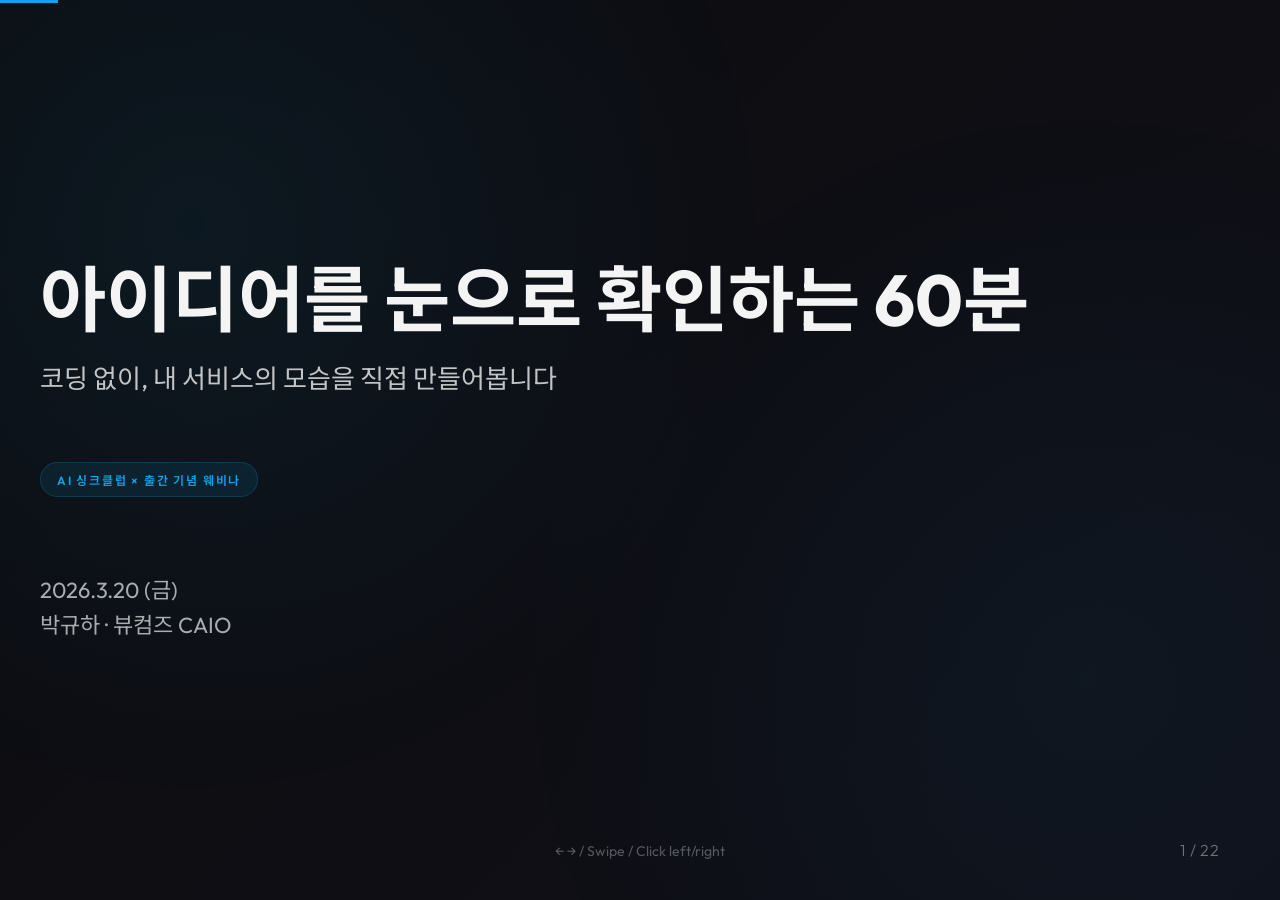
<file: webinar/index.html>
<!doctype html>
<html lang="ko">
  <head>
    <meta charset="UTF-8" />
    <meta name="viewport" content="width=device-width, initial-scale=1.0" />
    <title>아이디어를 눈으로 확인하는 60분 — 바이브 코딩 웨비나</title>
    <link rel="preconnect" href="https://fonts.googleapis.com" />
    <link rel="preconnect" href="https://fonts.gstatic.com" crossorigin />
    <link
      href="https://fonts.googleapis.com/css2?family=Noto+Sans+KR:wght@300;400;500;700;900&family=Outfit:wght@300;400;500;600;700;800&display=swap"
      rel="stylesheet"
    />
    <style>
      * {
        margin: 0;
        padding: 0;
        box-sizing: border-box;
      }

      :root {
        --color-black: #0c0c0f;
        --color-vantablack: #101018;
        --color-accent: #0ea5e9;
        --color-purple: #6c5ce7;
        --color-cyan: #0ea5e9;
        --color-coral: #f43f5e;
        --color-yellow: #eab308;
        --color-white: #f4f4f5;
        --ease-smooth: cubic-bezier(0.32, 0.72, 0, 1);
      }

      html,
      body {
        width: 100%;
        height: 100%;
        overflow: hidden;
        font-family: "Outfit", "Noto Sans KR", sans-serif;
      }

      body {
        background: linear-gradient(135deg, #0c0c0f 0%, #101018 100%);
        position: relative;
      }

      /* Radial mesh gradient background */
      body::before {
        content: "";
        position: fixed;
        top: 0;
        left: 0;
        width: 100%;
        height: 100%;
        background:
          radial-gradient(
            circle at 15% 25%,
            rgba(14, 165, 233, 0.08) 0%,
            transparent 45%
          ),
          radial-gradient(
            circle at 85% 75%,
            rgba(14, 165, 233, 0.05) 0%,
            transparent 45%
          );
        pointer-events: none;
        z-index: 1;
      }

      .container {
        width: 100%;
        height: 100%;
        position: relative;
        display: flex;
        flex-direction: column;
        z-index: 10;
      }

      /* Progress bar */
      .progress-bar {
        position: fixed;
        top: 0;
        left: 0;
        height: 3px;
        background: var(--color-cyan);
        z-index: 100;
        transition: width 700ms var(--ease-smooth);
      }

      /* Slide container */
      .slides {
        flex: 1;
        position: relative;
        overflow: hidden;
      }

      .slide {
        position: absolute;
        top: 0;
        left: 0;
        width: 100%;
        height: 100%;
        padding: 48px 56px;
        display: flex;
        flex-direction: column;
        justify-content: center;
        align-items: flex-start;
        opacity: 0;
        transform: translateX(100%) translateY(0);
        transition: all 700ms var(--ease-smooth);
        z-index: 10;
        overflow-y: auto;
        overflow-x: hidden;
      }

      .slide.active {
        opacity: 1;
        transform: translateX(0) translateY(0);
        z-index: 20;
      }

      .slide.prev {
        transform: translateX(-100%) translateY(0);
      }

      /* The third slide is reframed away from the original background metaphor. */
      .slides .slide:nth-child(3) .bg-image,
      .slides .slide:nth-child(3) .bg-overlay {
        display: none;
      }

      /* Slide number */
      .slide-number {
        position: absolute;
        bottom: 40px;
        right: 60px;
        font-size: 16px;
        color: rgba(255, 255, 255, 0.4);
        font-weight: 300;
        letter-spacing: 0.05em;
      }

      /* Typography */
      h1 {
        font-size: 72px;
        font-weight: 700;
        color: var(--color-white);
        margin-bottom: 24px;
        line-height: 1.2;
        animation: slideUpBlur 1000ms var(--ease-smooth) 0ms forwards;
        opacity: 0;
      }

      h2 {
        font-size: 54px;
        font-weight: 600;
        color: var(--color-white);
        margin-bottom: 20px;
        line-height: 1.3;
        animation: slideUpBlur 1000ms var(--ease-smooth) 100ms forwards;
        opacity: 0;
      }

      .subtitle {
        font-size: 36px;
        font-weight: 400;
        color: rgba(255, 255, 255, 0.75);
        margin-bottom: 16px;
        line-height: 1.5;
        animation: slideUpBlur 1000ms var(--ease-smooth) 200ms forwards;
        opacity: 0;
      }

      .body-text {
        font-size: 32px;
        font-weight: 400;
        color: rgba(255, 255, 255, 0.65);
        line-height: 1.6;
        animation: slideUpBlur 1000ms var(--ease-smooth) 300ms forwards;
        opacity: 0;
      }

      .accent {
        color: var(--color-cyan);
      }

      .accent-coral {
        color: var(--color-coral);
      }

      .accent-yellow {
        color: var(--color-yellow);
      }

      @keyframes slideUpBlur {
        from {
          opacity: 0;
          transform: translateY(16px);
          filter: blur(8px);
        }
        to {
          opacity: 1;
          transform: translateY(0);
          filter: blur(0);
        }
      }

      /* Badge */
      .badge {
        display: inline-block;
        background: rgba(14, 165, 233, 0.1);
        color: var(--color-cyan);
        padding: 8px 16px;
        border-radius: 99px;
        font-size: 12px;
        font-weight: 600;
        text-transform: uppercase;
        letter-spacing: 0.15em;
        margin-bottom: 28px;
        border: 1px solid rgba(14, 165, 233, 0.2);
        animation: slideUpBlur 1000ms var(--ease-smooth) 0ms forwards;
        opacity: 0;
      }

      .badge-part2 {
        background: rgba(14, 165, 233, 0.12);
        color: var(--color-cyan);
        border-color: rgba(14, 165, 233, 0.25);
      }

      .badge-part3 {
        background: rgba(244, 63, 94, 0.1);
        color: var(--color-coral);
        border-color: rgba(244, 63, 94, 0.2);
      }

      .badge-part4 {
        background: rgba(234, 179, 8, 0.1);
        color: var(--color-yellow);
        border-color: rgba(234, 179, 8, 0.2);
      }

      .badge-live {
        background: rgba(244, 63, 94, 0.15);
        color: var(--color-coral);
        border-color: rgba(244, 63, 94, 0.3);
      }

      /* Cards */
      .card-outer {
        background: rgba(255, 255, 255, 0.02);
        border: 1px solid rgba(255, 255, 255, 0.08);
        padding: 20px;
        border-radius: 20px;
        margin-bottom: 20px;
        backdrop-filter: blur(16px);
        animation: slideUpBlur 1000ms var(--ease-smooth) 400ms forwards;
        opacity: 0;
      }

      .card-inner {
        background: var(--color-vantablack);
        padding: 20px;
        border-radius: 16px;
        border: 1px solid rgba(255, 255, 255, 0.06);
        box-shadow: inset 0 1px 0 rgba(255, 255, 255, 0.06);
      }

      .card-inner p {
        font-size: 24px;
        color: rgba(255, 255, 255, 0.7);
        line-height: 1.6;
      }

      /* Highlight box */
      .highlight-box {
        background: rgba(14, 165, 233, 0.06);
        border: 1px solid rgba(14, 165, 233, 0.18);
        padding: 24px 28px;
        border-radius: 20px;
        margin-top: 28px;
        backdrop-filter: blur(10px);
        animation: slideUpBlur 1000ms var(--ease-smooth) 500ms forwards;
        opacity: 0;
      }

      .highlight-box p {
        font-size: 28px;
        color: var(--color-cyan);
        font-weight: 500;
        line-height: 1.6;
      }

      /* Flow diagram */
      .flow-container {
        display: flex;
        align-items: center;
        gap: 20px;
        margin: 32px 0;
        flex-wrap: wrap;
        animation: slideUpBlur 1000ms var(--ease-smooth) 400ms forwards;
        opacity: 0;
      }

      .flow-box {
        background: var(--color-vantablack);
        border: 1px solid rgba(14, 165, 233, 0.3);
        padding: 24px 32px;
        border-radius: 16px;
        font-size: 20px;
        font-weight: 600;
        color: var(--color-cyan);
        min-width: 140px;
        text-align: center;
        white-space: nowrap;
      }

      .flow-arrow {
        font-size: 32px;
        color: rgba(255, 255, 255, 0.3);
      }

      /* Comparison layout */
      .comparison-container {
        display: flex;
        gap: 40px;
        margin-top: 40px;
        animation: slideUpBlur 1000ms var(--ease-smooth) 400ms forwards;
        opacity: 0;
      }

      .comparison-box {
        flex: 1;
        background: var(--color-vantablack);
        border: 1px solid rgba(255, 255, 255, 0.1);
        padding: 32px;
        border-radius: 24px;
        backdrop-filter: blur(10px);
      }

      .comparison-box.before {
        border-color: rgba(244, 63, 94, 0.25);
        background: rgba(244, 63, 94, 0.06);
      }

      .comparison-box.after {
        border-color: rgba(14, 165, 233, 0.25);
        background: rgba(14, 165, 233, 0.06);
      }

      .comparison-box h3 {
        font-size: 24px;
        font-weight: 600;
        margin-bottom: 20px;
      }

      .comparison-box.before h3 {
        color: var(--color-coral);
      }

      .comparison-box.after h3 {
        color: var(--color-cyan);
      }

      .comparison-box ul {
        list-style: none;
      }

      .comparison-box li {
        font-size: 20px;
        color: rgba(255, 255, 255, 0.65);
        margin-bottom: 12px;
        padding-left: 24px;
        position: relative;
      }

      .comparison-box li::before {
        content: "•";
        position: absolute;
        left: 0;
        color: inherit;
      }

      /* Numbers layout */
      .numbers-container {
        display: flex;
        gap: 60px;
        margin-top: 60px;
        align-items: center;
        justify-content: center;
        animation: slideUpBlur 1000ms var(--ease-smooth) 400ms forwards;
        opacity: 0;
      }

      .number-box {
        text-align: center;
      }

      .number-label {
        font-size: 24px;
        color: rgba(255, 255, 255, 0.6);
        margin-bottom: 16px;
        font-weight: 500;
      }

      .number-value {
        font-size: 56px;
        font-weight: 700;
        margin-bottom: 8px;
      }

      .number-box.left .number-value {
        color: var(--color-coral);
      }

      .number-box.right .number-value {
        color: var(--color-cyan);
      }

      /* Tags */
      .tag-group {
        display: flex;
        gap: 12px;
        flex-wrap: wrap;
        margin-top: 24px;
        animation: slideUpBlur 1000ms var(--ease-smooth) 500ms forwards;
        opacity: 0;
      }

      .tag {
        background: rgba(14, 165, 233, 0.08);
        color: rgba(255, 255, 255, 0.7);
        padding: 10px 18px;
        border-radius: 10px;
        font-size: 15px;
        font-weight: 500;
        border: 1px solid rgba(14, 165, 233, 0.18);
      }

      .tag-cyan {
        background: rgba(14, 165, 233, 0.1);
        color: var(--color-cyan);
        border-color: rgba(14, 165, 233, 0.25);
      }

      .tag-coral {
        background: rgba(244, 63, 94, 0.08);
        color: var(--color-coral);
        border-color: rgba(244, 63, 94, 0.2);
      }

      .tag-yellow {
        background: rgba(234, 179, 8, 0.08);
        color: var(--color-yellow);
        border-color: rgba(234, 179, 8, 0.2);
      }

      /* Image background */
      .bg-image {
        position: absolute;
        top: 0;
        left: 0;
        width: 100%;
        height: 100%;
        object-fit: cover;
        opacity: 0.3;
        z-index: 5;
      }

      .bg-overlay {
        position: absolute;
        top: 0;
        left: 0;
        width: 100%;
        height: 100%;
        background: rgba(5, 5, 5, 0.6);
        z-index: 6;
      }

      /* Button */
      .btn {
        display: inline-block;
        background: var(--color-cyan);
        color: #0c0c0f;
        padding: 14px 36px;
        border-radius: 12px;
        font-size: 18px;
        font-weight: 600;
        text-decoration: none;
        border: none;
        cursor: pointer;
        transition: transform 300ms var(--ease-smooth);
        margin-top: 24px;
        animation: slideUpBlur 1000ms var(--ease-smooth) 500ms forwards;
        opacity: 0;
      }

      .btn:hover {
        transform: scale(0.98) translateY(-1px);
      }

      /* Centered slide */
      .slide-centered {
        align-items: center;
        justify-content: center;
        text-align: center;
      }

      .slide-centered h1 {
        font-size: 72px;
        margin-bottom: 28px;
      }

      .slide-centered .subtitle {
        font-size: 34px;
        margin-bottom: 20px;
      }

      .slide-centered .body-text {
        font-size: 28px;
        margin-bottom: 20px;
      }

      /* Icons */
      .icon {
        font-size: 80px;
        margin-bottom: 24px;
        animation: slideUpBlur 1000ms var(--ease-smooth) 0ms forwards;
        opacity: 0;
      }

      /* Two column layout */
      .two-col {
        display: flex;
        gap: 60px;
        width: 100%;
        align-items: center;
        animation: slideUpBlur 1000ms var(--ease-smooth) 300ms forwards;
        opacity: 0;
      }

      .two-col-left {
        flex: 1;
      }

      .two-col-right {
        flex: 1;
      }

      .two-col-right img {
        width: 100%;
        border-radius: 16px;
      }

      /* Image container */
      .img-container {
        position: relative;
        width: 100%;
        height: 400px;
        border-radius: 16px;
        overflow: hidden;
        margin-top: 24px;
        animation: slideUpBlur 1000ms var(--ease-smooth) 400ms forwards;
        opacity: 0;
      }

      .img-container img {
        width: 100%;
        height: 100%;
        object-fit: cover;
      }

      .demo-grid-4,
      .demo-grid-2 {
        display: grid;
        gap: 18px;
        width: 100%;
        margin-top: 0;
      }

      .demo-grid-4 {
        grid-template-columns: repeat(2, minmax(0, 1fr));
      }

      .demo-grid-2 {
        grid-template-columns: repeat(2, minmax(0, 1fr));
      }

      .demo-figure {
        display: flex;
        flex-direction: column;
        justify-content: center;
        gap: 10px;
        padding: 14px;
        border-radius: 24px;
        border: 1px solid rgba(255, 255, 255, 0.12);
        background: rgba(8, 10, 18, 0.72);
        min-height: 240px;
        box-shadow: 0 18px 36px rgba(0, 0, 0, 0.16);
      }

      .demo-figure img {
        width: 100%;
        max-width: 100%;
        height: 100%;
        max-height: none;
        object-fit: cover;
        object-position: center;
        display: block;
        margin: 0 auto;
        border-radius: 16px;
        background: rgba(255, 255, 255, 0.96);
      }

      .demo-caption {
        margin-top: auto;
        font-size: 15px;
        line-height: 1.5;
        color: rgba(255, 255, 255, 0.58);
        text-align: center;
      }

      .demo-figure--wide {
        max-width: 1040px;
        margin: 0 auto;
        min-height: 320px;
        height: 320px;
        overflow: hidden;
      }

      .demo-figure--wide img {
        height: 100%;
      }

      .demo-figure--portrait {
        max-width: 420px;
        margin: 0 auto;
        min-height: 320px;
        height: 320px;
        overflow: hidden;
      }

      .demo-figure--portrait img {
        width: 100%;
        height: 100%;
        object-position: top center;
      }


      .slide-media-grid .body-text,
      .slide-media-journey .body-text {
        font-size: 28px;
        line-height: 1.45;
        max-width: 1120px;
      }

      .slide-media-grid .subtitle,
      .slide-media-single .subtitle,
      .slide-media-journey .subtitle {
        max-width: 1080px;
        line-height: 1.35;
      }

      .slide-media-grid .highlight-box,
      .slide-media-single .highlight-box,
      .slide-media-journey .highlight-box,
      .slide-media-compare .highlight-box {
        display: flex;
        align-items: center;
        justify-content: center;
      }

      .slide-media-grid .highlight-box,
      .slide-media-journey .highlight-box {
        margin-top: 28px !important;
        padding: 22px !important;
      }

      .slide-media-single .highlight-box {
        margin-top: 28px !important;
        padding: 18px !important;
      }

      .slide-media-compare .highlight-box {
        margin-top: 28px !important;
        padding: 18px !important;
      }

      .slide-media-grid .demo-grid-4,
      .slide-media-grid .demo-grid-2,
      .slide-media-journey .demo-grid-2,
      .slide-media-compare .demo-grid-2 {
        gap: 14px;
      }

      .slide-media-grid .demo-figure,
      .slide-media-journey .demo-figure,
      .slide-media-compare .demo-figure {
        min-height: 170px;
        padding: 10px;
      }

      .slide-media-grid .demo-figure img {
        max-height: 148px;
        border-radius: 12px;
      }

      .slide-media-grid-portraits .demo-figure img {
        max-height: 164px;
      }

      .slide-media-single .demo-figure,
      .slide-media-single .demo-figure--wide,
      .slide-media-single .demo-figure--portrait {
        min-height: auto;
      }

      .slide-media-single .demo-figure--wide img,
      .slide-media-compare .demo-figure img {
        max-height: 260px;
      }

      .slide-media-single .demo-figure--portrait img {
        max-height: 340px;
        width: auto;
      }

      .slide-media-journey .demo-figure img {
        max-height: 188px;
      }

      .slide-side-media {
        display: grid;
        grid-template-columns: minmax(0, 0.9fr) minmax(340px, 0.95fr);
        gap: 28px;
        width: 100%;
        align-items: start;
      }

      .slide-side-media .side-copy {
        display: grid;
        gap: 18px;
        align-content: start;
      }

      .slide-side-media .side-media {
        display: grid;
        gap: 14px;
        align-content: start;
        padding-top: 34px;
      }

      .slide-side-media .card-outer {
        margin-top: 0 !important;
        margin-bottom: 0;
      }

      .slide-side-media .highlight-box {
        margin-top: 0 !important;
        padding: 14px !important;
        display: flex;
        align-items: center;
        justify-content: center;
      }

      .slide-side-media .demo-grid-4 {
        grid-template-columns: repeat(2, minmax(0, 1fr));
        gap: 12px;
      }

      .slide-side-media .demo-grid-2 {
        grid-template-columns: 1fr;
        gap: 12px;
      }

      .slide-side-media .demo-figure {
        min-height: 164px;
        height: 164px;
        padding: 10px;
        overflow: hidden;
      }

      .slide-side-media .demo-figure img {
        height: 100%;
      }

      .slide-prd-compare {
        grid-template-columns: minmax(0, 0.78fr) minmax(360px, 0.72fr);
        gap: 24px;
      }

      .slide-prd-compare .side-copy {
        gap: 14px;
      }

      .slide-prd-compare .comparison-container {
        gap: 12px !important;
      }

      .slide-prd-compare .comparison-box {
        padding: 22px 24px;
        border-radius: 24px;
      }

      .slide-prd-compare .comparison-box h3 {
        font-size: 22px;
        margin-bottom: 12px;
      }

      .slide-prd-compare .comparison-box ul {
        gap: 10px !important;
        font-size: 20px !important;
      }

      .slide-prd-compare .side-media {
        max-width: 460px;
        width: 100%;
        justify-self: end;
        padding-top: 24px;
      }

      .slide-prd-compare .demo-grid-2 {
        grid-template-columns: 1fr;
        gap: 10px;
      }

      .slide-prd-compare .demo-figure {
        min-height: 190px;
        height: 190px;
        overflow: hidden;
      }

      .slide-prd-compare .demo-figure img {
        height: 100%;
      }

      .slide-prd-intro {
        display: grid;
        grid-template-columns: minmax(0, 0.92fr) minmax(320px, 0.78fr);
        gap: 26px;
        align-items: start;
      }

      .slide-prd-intro .highlight-box {
        margin-top: 18px !important;
        padding: 14px !important;
        justify-self: end;
        width: 100%;
        max-width: 430px;
      }

      .slide-prd-intro .demo-figure--portrait {
        height: 260px;
        min-height: 260px;
      }

      .slide-prd-intro .demo-figure--portrait img {
        object-position: top center;
      }

      .slide-prd-intro .subtitle {
        max-width: 980px;
      }

      /* QR placeholder */
      .qr-box {
        background: var(--color-vantablack);
        border: 1px solid rgba(14, 165, 233, 0.2);
        width: 280px;
        height: 280px;
        display: flex;
        align-items: center;
        justify-content: center;
        border-radius: 16px;
        font-size: 14px;
        color: rgba(255, 255, 255, 0.4);
        text-align: center;
        padding: 20px;
      }

      /* Navigation */
      .nav-hint {
        position: fixed;
        bottom: 40px;
        left: 50%;
        transform: translateX(-50%);
        font-size: 14px;
        color: rgba(255, 255, 255, 0.3);
        z-index: 200;
      }

      /* Four card grid */
      .grid-4 {
        display: grid;
        grid-template-columns: 1fr 1fr;
        gap: 24px;
        width: 100%;
        margin-top: 32px;
        animation: slideUpBlur 1000ms var(--ease-smooth) 300ms forwards;
        opacity: 0;
      }

      .grid-card {
        background: rgba(255, 255, 255, 0.03);
        border: 1px solid rgba(255, 255, 255, 0.08);
        padding: 24px;
        border-radius: 16px;
        backdrop-filter: blur(10px);
      }

      .grid-card h3 {
        font-size: 20px;
        font-weight: 600;
        color: var(--color-white);
        margin-bottom: 12px;
      }

      .grid-card p {
        font-size: 16px;
        color: rgba(255, 255, 255, 0.6);
        line-height: 1.5;
      }

      .grid-card .number {
        display: inline-block;
        width: 40px;
        height: 40px;
        background: var(--color-cyan);
        color: var(--color-white);
        border-radius: 50%;
        text-align: center;
        line-height: 40px;
        font-weight: 700;
        margin-right: 12px;
        margin-bottom: 12px;
      }

      /* Split layout for book */
      .split-layout {
        display: flex;
        gap: 60px;
        width: 100%;
        align-items: center;
        animation: slideUpBlur 1000ms var(--ease-smooth) 300ms forwards;
        opacity: 0;
      }

      .split-left {
        flex: 1;
      }

      .split-right {
        flex: 1;
        display: flex;
        flex-direction: column;
        align-items: center;
      }

      .book-info {
        font-size: 24px;
        color: rgba(255, 255, 255, 0.7);
        margin-bottom: 24px;
      }

      .book-author {
        font-size: 20px;
        color: rgba(255, 255, 255, 0.5);
        margin-bottom: 32px;
      }

      /* Footer bar */
      .footer-bar {
        position: absolute;
        bottom: 0;
        left: 0;
        width: 100%;
        background: rgba(14, 165, 233, 0.06);
        border-top: 1px solid rgba(14, 165, 233, 0.15);
        padding: 24px 60px;
        font-size: 16px;
        color: rgba(255, 255, 255, 0.6);
        display: flex;
        gap: 40px;
        animation: slideUpBlur 1000ms var(--ease-smooth) 600ms forwards;
        opacity: 0;
      }

      .footer-bar span {
        display: flex;
        align-items: center;
        gap: 8px;
      }

      /* List items */
      ul {
        margin-top: 24px;
      }

      ul li {
        font-size: 24px;
        color: rgba(255, 255, 255, 0.65);
        margin-bottom: 16px;
        padding-left: 32px;
        position: relative;
        line-height: 1.6;
      }

      ul li::before {
        content: "→";
        position: absolute;
        left: 0;
        color: var(--color-cyan);
      }

      /* Quote block */
      .quote-block {
        background: rgba(14, 165, 233, 0.06);
        border-left: 3px solid var(--color-cyan);
        padding: 28px;
        margin-top: 28px;
        border-radius: 12px;
        animation: slideUpBlur 1000ms var(--ease-smooth) 400ms forwards;
        opacity: 0;
      }

      .quote-block p {
        font-size: 28px;
        color: var(--color-cyan);
        font-weight: 500;
        line-height: 1.6;
      }

      .quote-sub {
        font-size: 20px;
        color: rgba(255, 255, 255, 0.6);
        margin-top: 16px;
      }

      /* Number callout */
      .number-callout {
        background: var(--color-vantablack);
        border: 2px solid var(--color-cyan);
        padding: 20px;
        border-radius: 12px;
        font-size: 18px;
        color: var(--color-cyan);
        margin: 16px 0;
        text-align: center;
      }

      /* Steps list */
      .steps-list {
        margin-top: 40px;
      }

      .steps-list li {
        font-size: 24px;
        margin-bottom: 24px;
        padding-left: 60px;
        position: relative;
      }

      .steps-list li::before {
        content: attr(data-step);
        position: absolute;
        left: 0;
        width: 48px;
        height: 48px;
        background: var(--color-cyan);
        color: var(--color-white);
        border-radius: 50%;
        display: flex;
        align-items: center;
        justify-content: center;
        font-weight: 700;
        font-size: 20px;
      }

      .steps-list li:nth-child(1)::before {
        background: var(--color-cyan);
      }

      .steps-list li:nth-child(2)::before {
        background: #0284c7;
      }

      .steps-list li:nth-child(3)::before {
        background: var(--color-yellow);
      }

      .steps-list li:nth-child(4)::before {
        background: var(--color-coral);
      }

      /* Responsive adjustments */
      @media (max-width: 1400px) {
        .slide {
          padding: 36px 40px;
        }

        h1 {
          font-size: 56px;
        }

        h2 {
          font-size: 44px;
        }

        .subtitle {
          font-size: 26px;
        }

        .body-text {
          font-size: 22px;
        }
      }

      @media (max-width: 768px) {
        .slide {
          padding: 30px;
          justify-content: flex-start;
          padding-top: 120px;
        }

        h1 {
          font-size: 44px;
        }

        h2 {
          font-size: 32px;
        }

        .subtitle {
          font-size: 24px;
        }

        .body-text {
          font-size: 18px;
        }

        .comparison-container {
          flex-direction: column;
          gap: 24px;
        }

        .numbers-container {
          flex-direction: column;
          gap: 40px;
        }

        .two-col {
          flex-direction: column;
          gap: 30px;
        }

        .split-layout {
          flex-direction: column;
        }

        .tag-group {
          justify-content: center;
        }

        .slide-centered {
          text-align: center;
        }

        .demo-grid-4,
        .demo-grid-2 {
          grid-template-columns: 1fr;
        }

        .slide-side-media,
        .slide-prd-compare,
        .slide-prd-intro {
          grid-template-columns: 1fr;
        }

        .demo-figure {
          min-height: 220px;
        }

        .demo-figure img {
          height: 100%;
        }

        .demo-figure--wide,
        .demo-figure--portrait,
        .slide-side-media .demo-figure,
        .slide-prd-compare .demo-figure,
        .slide-prd-intro .demo-figure--portrait {
          height: 240px;
          min-height: 240px;
        }
      }
    </style>
  </head>
  <body>
    <div class="container">
      <div class="progress-bar" id="progressBar"></div>
      <div class="slides" id="slides">

        <!-- SLIDE 1: Title -->
        <div class="slide active">
          <div style="position: relative; width: 100%; z-index: 10">
            <h1 style="font-size: 72px; margin-bottom: 16px">
              아이디어를 눈으로 확인하는 60분
            </h1>
            <p class="subtitle">
              코딩 없이, 내 서비스의 모습을 직접 만들어봅니다
            </p>

            <div class="badge" style="margin-top: 48px">
              AI 싱크클럽 × 출간 기념 웨비나
            </div>

            <p class="body-text" style="margin-top: 48px">
              2026.3.20 (금)<br />
              박규하 · 뷰컴즈 CAIO
            </p>
          </div>
          <div class="slide-number">1 / 22</div>
        </div>

        <!-- SLIDE 2: Self-intro -->
        <div class="slide">
          <div class="badge">PART 1</div>
          <h2 style="margin-bottom: 32px">안녕하세요, 박규하입니다</h2>

          <div class="grid-4" style="margin-top: 24px">
            <div class="grid-card">
              <h3 style="color: var(--color-cyan); margin-bottom: 16px">현직</h3>
              <p>
                뷰컴즈 CAIO<br /><span style="font-size: 14px; color: rgba(255,255,255,0.4)">Chief AI Officer</span>
              </p>
            </div>
            <div class="grid-card">
              <h3 style="color: var(--color-cyan); margin-bottom: 16px">저서</h3>
              <p>
                안티그래비티 바이브 코딩 입문<br />추천 알고리즘의 과학<br />
                <span style="font-size: 14px; color: rgba(255,255,255,0.4)">로드북 출판</span>
              </p>
            </div>
            <div class="grid-card">
              <h3 style="color: var(--color-yellow); margin-bottom: 16px">전문</h3>
              <p>AI 서비스 기획, 개발, 배포</p>
            </div>
            <div class="grid-card">
              <h3 style="color: var(--color-coral); margin-bottom: 16px">경험</h3>
              <p>현업 풀스택</p>
            </div>
          </div>
          <div class="slide-number">2 / 22</div>
        </div>

        <!-- SLIDE 3: Cost comparison -->
        <div class="slide slide-centered">
          <h2 style="font-size: 48px; margin-bottom: 40px; font-weight: 500">비용 비교</h2>
          <div class="numbers-container">
            <div class="number-box left">
              <p class="number-label">개발자 1명 연봉</p>
              <div class="number-value">3,000만<br />~ 1억 원</div>
            </div>
            <div style="font-size: 48px; color: rgba(255,255,255,0.2)">vs</div>
            <div class="number-box right">
              <p class="number-label">Claude Code Max 1년</p>
              <div class="number-value">400만 원</div>
            </div>
          </div>
          <div class="highlight-box" style="margin-top: 56px; text-align: center">
            <p style="font-size: 32px; color: var(--color-white)">
              적은 리소스로 더 빨리 첫 화면을 확인할 수 있습니다
            </p>
          </div>
          <div class="slide-number">3 / 22</div>
        </div>

        <!-- SLIDE 4: IDE intro -->
        <div class="slide slide-media-grid slide-media-grid-tools">
          <h1>이게 바로 그 도구입니다</h1>
          <p class="body-text" style="margin-top: 24px; max-width: 980px">
            무서워 보이지만 핵심은 채팅창입니다. 한국어로 설명하면 AI가 코드와 화면 초안을 만듭니다.
          </p>
          <div class="highlight-box" style="margin-top: 48px; text-align: center; padding: 24px 32px">
            <div class="demo-grid-4">
            <figure class="demo-figure"><img src="images/4-1 vscode.png" alt="VS Code 화면 캡처" /><figcaption class="demo-caption">VS Code</figcaption></figure>
            <figure class="demo-figure"><img src="images/4-2 antigravity.png" alt="Antigravity 화면 캡처" /><figcaption class="demo-caption">Antigravity 예시</figcaption></figure>
            <figure class="demo-figure"><img src="images/4-3 claude-code.png" alt="Claude Code 화면 캡처" /><figcaption class="demo-caption">Claude Code</figcaption></figure>
            <figure class="demo-figure"><img src="images/4-4 codex_desktop_app.png" alt="Codex Desktop 화면 캡처" /><figcaption class="demo-caption">Codex Desktop</figcaption></figure>
          </div>
          </div>
          <div class="slide-number">4 / 22</div>
        </div>

        <!-- SLIDE 5: Stitch intro -->
        <div class="slide">
          <div class="badge badge-part3">PART 2 — Stitch</div>
          <h1 style="margin-bottom: 24px">Google Stitch</h1>
          <p class="subtitle">자연어로 UI를 만드는 AI 디자인 도구</p>
          <div class="tag-group" style="margin-top: 40px">
            <span class="tag">코드 안 씀</span>
            <span class="tag">디자인 도구 안 씀</span>
            <span class="tag">한국어로 말하면 됨</span>
          </div>
          <p class="body-text" style="margin-top: 48px; max-width: 980px">
            먼저 Stitch만으로 어디까지 갈 수 있는지 보여드리겠습니다. 속도와 첫 인상은 정말 강력합니다.
          </p>
          <div class="slide-number">5 / 22</div>
        </div>

        <!-- SLIDE 6: Stitch update -->
        <div class="slide" style="display: grid; grid-template-columns: minmax(0, 1fr) minmax(380px, 1.1fr); gap: 32px; align-items: center;">
          <div style="display: flex; flex-direction: column; gap: 18px;">
            <div class="badge badge-part3">최근 공식 업데이트</div>
            <h2 style="margin-bottom: 0">Stitch가 더 좋아졌습니다</h2>
            <div class="card-outer" style="margin-bottom: 0">
              <div class="card-inner">
                <p style="font-size: 22px; color: rgba(255,255,255,0.9); font-weight: 600; margin-bottom: 8px">Gemini 3 적용</p>
                <p style="font-size: 20px; color: rgba(255,255,255,0.66)">더 높은 품질의 UI 생성과 더 나은 문맥 이해</p>
              </div>
            </div>
            <div class="card-outer" style="margin-bottom: 0">
              <div class="card-inner">
                <p style="font-size: 22px; color: rgba(255,255,255,0.9); font-weight: 600; margin-bottom: 8px">Prototypes 추가</p>
                <p style="font-size: 20px; color: rgba(255,255,255,0.66)">여러 화면을 연결해 작동하는 사용자 흐름까지 확인 가능</p>
              </div>
            </div>
          </div>
          <div style="display: grid; grid-template-columns: 1fr 1fr; gap: 12px;">
            <figure class="demo-figure" style="min-height: auto; height: auto; padding: 8px;"><img src="images/6-1.png" alt="Stitch 업데이트 화면 1" style="max-height: none; height: auto;" /></figure>
            <figure class="demo-figure" style="min-height: auto; height: auto; padding: 8px;"><img src="images/6-2.png" alt="Stitch 업데이트 화면 2" style="max-height: none; height: auto;" /></figure>
            <figure class="demo-figure" style="min-height: auto; height: auto; padding: 8px;"><img src="images/6-3.png" alt="Stitch 업데이트 화면 3" style="max-height: none; height: auto;" /></figure>
            <figure class="demo-figure" style="min-height: auto; height: auto; padding: 8px;"><img src="images/6-4.png" alt="Stitch 업데이트 화면 4" style="max-height: none; height: auto;" /></figure>
          </div>
          <div class="slide-number">6 / 22</div>
        </div>

        <!-- SLIDE 7: Stitch demo first pass -->
        <div class="slide slide-media-single">
          <div class="badge badge-live">LIVE DEMO</div>
          <h1 style="margin-bottom: 24px">먼저 Stitch만으로 UI를 생성해봅니다</h1>
          <p class="subtitle">아이디어 설명만으로도 첫 화면은 꽤 빠르게 나옵니다</p>
          <div class="highlight-box" style="margin-top: 48px; text-align: center; padding: 28px 32px; background: rgba(255,107,107,0.1); border-color: rgba(255,107,107,0.3)">
            <figure class="demo-figure demo-figure--wide">
            <img src="images/7.png" alt="Stitch 초기 생성 결과" />
          </figure>
          </div>
          <div class="slide-number">7 / 22</div>
        </div>

        <!-- SLIDE 8: Why not enough -->
        <div class="slide">
          <h1 style="margin-bottom: 24px">그런데, 이 상태로는 아직 부족합니다</h1>
          <div class="comparison-container" style="margin-top: 12px">
            <div class="comparison-box before">
              <h3 style="margin-bottom: 16px">부족한 이유</h3>
              <ul style="list-style: none; margin: 0; padding: 0; display: grid; gap: 14px; font-size: 22px; color: rgba(255,255,255,0.68)">
                <li>누가 쓰는지가 흐립니다</li>
                <li>무엇이 핵심 문제인지 약합니다</li>
                <li>화면 흐름이 설계되어 있지 않습니다</li>
              </ul>
            </div>
            <div class="comparison-box after">
              <h3 style="margin-bottom: 16px">필요한 것</h3>
              <p style="font-size: 24px; color: var(--color-white); line-height: 1.6">
                화면을 만들기 전에,<br />AI가 이해할 수 있는 설계도가 있어야 합니다.
              </p>
            </div>
          </div>
          <div class="highlight-box" style="margin-top: 40px; text-align: center">
            <p style="font-size: 30px; color: var(--color-cyan)">그래서 PRD가 필요합니다</p>
          </div>
          <div class="slide-number">8 / 22</div>
        </div>

        <!-- SLIDE 9: PRD intro -->
        <div class="slide" style="display: grid; grid-template-columns: minmax(0, 1fr) minmax(320px, 0.8fr); gap: 40px; align-items: center;">
          <div style="display: flex; flex-direction: column; gap: 16px;">
            <div class="badge badge-part2">PART 3 — PRD</div>
            <h2 style="margin-bottom: 0">PRD는 AI에게 보여줄 설계도입니다</h2>
            <p class="subtitle" style="margin-bottom: 0">복잡한 기획서가 아니라, 핵심을 짧게 정리한 문서입니다</p>
            <div class="highlight-box" style="margin-top: 16px;">
              <p style="font-size: 26px; color: var(--color-cyan)">A4 반 장이면 충분합니다. 이 한 장이 결과물의 방향과 품질을 바꿉니다.</p>
            </div>
          </div>
          <figure class="demo-figure" style="min-height: auto; height: auto; padding: 10px; max-width: 380px;">
            <img src="images/9.png" alt="PRD 예시 문서 캡처" style="max-height: none; height: auto; object-position: top center;" />
          </figure>
          <div class="slide-number">9 / 22</div>
        </div>

        <!-- SLIDE 10: PRD 4 steps -->
        <div class="slide">
          <h1 style="margin-bottom: 48px">PRD, 딱 4가지만 답하세요</h1>
          <ul class="steps-list" style="margin-top: 0; list-style: none">
            <li data-step="①">누가 쓰나?</li>
            <li data-step="②">뭐가 불편한가?</li>
            <li data-step="③">핵심 기능 3개</li>
            <li data-step="④">화면은 몇 개?</li>
          </ul>
          <div class="highlight-box" style="margin-top: 60px; text-align: center">
            <p>이 4가지에 답하면, PRD 초안이 완성됩니다.</p>
          </div>
          <div class="slide-number">10 / 22</div>
        </div>

        <!-- SLIDE 11: PRD live -->
        <div class="slide slide-media-single">
          <div class="badge badge-live">LIVE DEMO</div>
          <h1 style="margin-bottom: 24px">이제 PRD를 직접 만들어봅니다</h1>
          <p class="subtitle">같은 아이디어를 4문항으로 정리해, AI가 이해할 수 있게 바꿉니다</p>
          <div class="highlight-box" style="margin-top: 48px; text-align: center; padding: 28px 32px; background: rgba(255,107,107,0.1); border-color: rgba(255,107,107,0.3)">
            <figure class="demo-figure demo-figure--wide">
            <img src="images/11.png" alt="PRD 작성 화면 캡처" />
          </figure>
          </div>
          <div class="slide-number">11 / 22</div>
        </div>

        <!-- SLIDE 12: PRD to Stitch -->
        <div class="slide slide-media-single">
          <div class="badge badge-live">LIVE DEMO</div>
          <h1 style="margin-bottom: 24px">이제 PRD를 넣고 다시 Stitch를 돌립니다</h1>
          <p class="subtitle">같은 아이디어인데도 결과가 더 또렷해집니다</p>
          <div class="highlight-box" style="margin-top: 48px; text-align: center; padding: 28px 32px; background: rgba(255,107,107,0.1); border-color: rgba(255,107,107,0.3)">
            <figure class="demo-figure demo-figure--wide">
            <img src="images/13.png" alt="PRD 기반 Stitch 생성 결과" />
          </figure>
          </div>
          <div class="slide-number">12 / 22</div>
        </div>

        <!-- SLIDE 13: PRD power -->
        <div class="slide" style="display: grid; grid-template-columns: minmax(0, 0.9fr) minmax(340px, 1fr); gap: 32px; align-items: center;">
          <div style="display: flex; flex-direction: column; gap: 14px;">
            <h2 style="margin-bottom: 0">PRD의 파워는 여기서 드러납니다</h2>
            <div class="comparison-container" style="margin-top: 8px; flex-direction: column; gap: 12px">
              <div class="comparison-box before" style="padding: 20px 24px; border-radius: 16px;">
                <h3 style="margin-bottom: 12px">PRD 없이</h3>
                <ul style="list-style: none; margin: 0; padding: 0; display: grid; gap: 10px; font-size: 20px; color: rgba(255,255,255,0.68)">
                  <li>화면은 그럴듯하지만 흐름이 약함</li>
                  <li>사용자와 문제 정의가 흐림</li>
                  <li>수정 지시 기준이 없음</li>
                </ul>
              </div>
              <div class="comparison-box after" style="padding: 20px 24px; border-radius: 16px;">
                <h3 style="margin-bottom: 12px">PRD와 함께</h3>
                <ul style="list-style: none; margin: 0; padding: 0; display: grid; gap: 10px; font-size: 20px; color: rgba(255,255,255,0.86)">
                  <li>누가 쓰는지 선명함</li>
                  <li>핵심 문제와 기능이 맞물림</li>
                  <li>수정과 확장이 쉬워짐</li>
                </ul>
              </div>
            </div>
          </div>
          <div style="display: grid; grid-template-rows: 1fr 1fr; gap: 14px; max-height: calc(100vh - 120px); overflow: hidden;">
            <figure class="demo-figure" style="min-height: 0; height: 100%; padding: 10px; overflow: hidden;">
              <img src="images/7.png" alt="PRD 없이 생성한 Stitch 결과" style="max-height: 100%; height: 100%; object-fit: cover; object-position: top center;" />
              <figcaption class="demo-caption">PRD 없이 생성한 첫 결과</figcaption>
            </figure>
            <figure class="demo-figure" style="min-height: 0; height: 100%; padding: 10px; overflow: hidden;">
              <img src="images/13.png" alt="PRD 기반으로 다시 생성한 Stitch 결과" style="max-height: 100%; height: 100%; object-fit: cover; object-position: top center;" />
              <figcaption class="demo-caption">PRD를 넣고 다시 생성한 결과</figcaption>
            </figure>
          </div>
          <div class="slide-number">13 / 22</div>
        </div>

        <!-- SLIDE 14: User journey example -->
        <div class="slide slide-media-journey">
          <h1 style="margin-bottom: 24px">사용자 여정을 설명하면 흐름이 잡힙니다</h1>
          <p class="body-text" style="max-width: 980px">
            무엇을 먼저 보고, 어디서 입력하고, 어떤 결과를 확인하는지를 보여주면 다음 문서로 이어지기 쉽습니다.
          </p>
          <div class="highlight-box" style="margin-top: 48px; text-align: center; padding: 28px 32px">
            <div class="demo-grid-2">
            <figure class="demo-figure"><img src="images/16-1.png" alt="사용자 여정 예시 1" /></figure>
            <figure class="demo-figure"><img src="images/16-2.png" alt="사용자 여정 예시 2" /></figure>
          </div>
          </div>
          <div class="slide-number">14 / 22</div>
        </div>

        <!-- SLIDE 15: TRD detail -->
        <div class="slide" style="display: grid; grid-template-columns: minmax(0, 1fr) minmax(360px, 0.9fr); gap: 32px; align-items: center;">
          <div style="display: flex; flex-direction: column; gap: 20px;">
            <h2 style="margin-bottom: 0">TRD에는 이런 것들이 들어갑니다</h2>
            <p class="subtitle" style="margin-bottom: 0; font-size: 24px; color: rgba(255,255,255,0.6)">PRD가 방향이라면, TRD는 만들기 위한 설명서입니다</p>
            <div style="display: grid; grid-template-columns: 1fr 1fr; gap: 14px; margin-top: 8px;">
              <div class="grid-card"><h3 style="color: var(--color-cyan); margin-bottom: 10px">화면</h3><p>각 화면의 목적과 구성</p></div>
              <div class="grid-card"><h3 style="color: var(--color-cyan); margin-bottom: 10px">상태</h3><p>입력, 오류, 완료 상태</p></div>
              <div class="grid-card"><h3 style="color: var(--color-yellow); margin-bottom: 10px">데이터</h3><p>무엇을 보여주고 저장하는지</p></div>
              <div class="grid-card"><h3 style="color: var(--color-coral); margin-bottom: 10px">규칙</h3><p>버튼, 이동, 예외 처리</p></div>
            </div>
          </div>
          <figure class="demo-figure" style="min-height: auto; height: auto; padding: 10px;">
            <img src="images/18.png" alt="TRD 예시 캡처" style="max-height: none; height: auto; object-fit: contain;" />
          </figure>
          <div class="slide-number">15 / 22</div>
        </div>

        <!-- SLIDE 19: AI Studio intro -->
        <div class="slide">
          <div class="badge badge-part4">PART 5 — AI Studio</div>
          <h1 style="margin-bottom: 24px">Stitch 다음 단계로는 Google AI Studio가 있습니다</h1>
          <p class="subtitle">Build mode에서 프롬프트로 앱을 만들고, live preview와 code tab으로 계속 다듬을 수 있습니다</p>
          <div class="card-outer" style="margin-top: 34px">
            <div class="card-inner">
              <ul style="list-style: none; margin: 0; padding: 0; display: grid; gap: 14px; font-size: 22px; color: rgba(255,255,255,0.78)">
                <li>프롬프트로 시작</li>
                <li>live preview 확인</li>
                <li>code tab으로 직접 수정</li>
                <li>full-stack runtime 지원</li>
              </ul>
            </div>
          </div>
          <div class="slide-number">16 / 22</div>
        </div>

        <!-- SLIDE 20: AI Studio how-to -->
        <div class="slide slide-media-single">
          <h1 style="margin-bottom: 24px">AI Studio 활용 포인트</h1>
          <div class="comparison-container" style="margin-top: 16px">
            <div class="comparison-box before">
              <h3 style="margin-bottom: 16px">초보자에게 좋은 점</h3>
              <ul style="list-style: none; margin: 0; padding: 0; display: grid; gap: 12px; font-size: 21px; color: rgba(255,255,255,0.68)">
                <li>Annotation mode로 보이는 부분을 바로 고칠 수 있음</li>
                <li>GitHub 저장 가능</li>
                <li>ZIP export로 외부 개발 환경으로 이동 가능</li>
                <li>Cloud Run 배포 옵션 제공</li>
              </ul>
            </div>
            <div class="comparison-box after">
              <h3 style="margin-bottom: 16px">언제 쓰면 좋은가</h3>
              <p style="font-size: 24px; color: var(--color-white); line-height: 1.65">
                Stitch로 방향을 잡은 뒤,<br />조금 더 실제 앱에 가까운 단계를 보고 싶을 때입니다.
              </p>
            </div>
          </div>
          <div class="highlight-box" style="margin-top: 40px; text-align: center; padding: 28px 32px">
            <figure class="demo-figure demo-figure--wide">
            <img src="images/20.png" alt="Google AI Studio 활용 화면 캡처" />
          </figure>
          </div>
          <div class="slide-number">17 / 22</div>
        </div>

        <!-- SLIDE 21: Book CTA -->
        <div class="slide">
          <div class="split-layout">
            <div class="split-left">
              <p class="badge" style="display: block; margin-bottom: 24px">책의 보너스데이</p>
              <h1 style="margin-bottom: 40px">오늘 보여드린 것은</h1>
              <p class="subtitle" style="color: rgba(255,255,255,0.7); margin-bottom: 40px">
                책의 보너스 데이 중 일부
              </p>
              <p class="body-text" style="color: rgba(255,255,255,0.8); margin-bottom: 40px">
                나머지 10일의 여정은 이 책에 있습니다
              </p>
              <div class="tag-group">
                <span class="tag">비용 0원</span>
                <span class="tag">코딩 경험 불필요</span>
                <span class="tag">10일 완성</span>
                <span class="tag">실제 서비스 배포</span>
              </div>
            </div>
            <div class="split-right">
              <img
                src="book_cover.jpeg"
                alt="안티그래비티 바이브 코딩 입문 책 표지"
                style="width: min(100%, 340px); max-width: 340px; aspect-ratio: 917 / 1200; object-fit: cover; border-radius: 18px; box-shadow: 0 20px 42px rgba(0,0,0,0.24)"
              />
            </div>
          </div>
          <div class="slide-number">18 / 22</div>
        </div>

        <!-- SLIDE 22: Review event -->
        <div class="slide slide-centered">
          <h1 style="margin-bottom: 24px">리뷰 이벤트 진행 중</h1>
          <p class="subtitle">리뷰를 남겨주신 분들 중 5분께 도서를 증정합니다</p>
          <div class="highlight-box" style="margin-top: 48px; max-width: 980px; text-align: center; background: rgba(255,217,61,0.12); border-color: rgba(255,217,61,0.28)">
            <p style="font-size: 30px; color: var(--color-white)">
              리뷰를 남겨주신 분들 중 5분께<br />『안티그래비티 바이브 코딩 입문』 도서를 증정하는 이벤트를 진행 중입니다.
            </p>
          </div>
          <div class="slide-number">19 / 22</div>
        </div>

        <!-- SLIDE 23: Buy book -->
        <div class="slide">
          <div class="split-layout">
            <div class="split-left">
              <h1 style="margin-bottom: 24px">안티그래비티 바이브 코딩 입문</h1>
              <p class="book-author">박규하 지음 · 로드북 출판</p>
              <a href="https://yes24.com/product/goods/180485366" target="_blank" class="btn" style="display:inline-block; text-decoration:none">yes24에서 구매하기</a>
              <p class="body-text" style="color: rgba(255,255,255,0.5); margin-top: 32px; font-size: 18px">
                yes24.com/product/goods/180485366
              </p>
            </div>
            <div class="split-right">
              <img src="images/23.png" alt="yes24 구매 QR 코드" style="width: min(100%, 260px); max-width: 260px; border-radius: 18px; box-shadow: 0 18px 36px rgba(0,0,0,0.16)" />
            </div>
          </div>
          <div class="slide-number">20 / 22</div>
        </div>

        <!-- SLIDE 24: Q&A -->
        <div class="slide slide-centered">
          <h1>Q & A</h1>
          <p class="subtitle">궁금한 점, 또는 여러분의 아이디어를 채팅에 남겨주세요</p>
          <div class="highlight-box" style="margin-top: 52px; background: rgba(14,165,233,0.06); border: 1px solid rgba(14,165,233,0.2); max-width: 680px">
            <p style="font-size: 26px; color: var(--color-white); font-weight: 500; margin: 0">
              "저는 이런 서비스를 만들고 싶은데요"
            </p>
            <p style="font-size: 20px; color: rgba(255,255,255,0.6); margin-top: 12px; margin-bottom: 0">
              → PRD와 Stitch 방향을 같이 잡아드립니다
            </p>
          </div>
          <div class="slide-number">21 / 22</div>
        </div>

        <!-- SLIDE 25: Thank you -->
        <div class="slide" style="padding-top: 0; padding-bottom: 0">
          <div style="position: absolute; top: 0; left: 0; right: 0; height: 4px; background: var(--color-cyan); z-index: 5"></div>
          <div style="position: relative; z-index: 10; width: 100%; height: 100%; display: flex; flex-direction: column; justify-content: center; align-items: center; padding: 60px">
            <h1 style="font-size: 72px; margin-bottom: 28px">감사합니다</h1>
            <p class="subtitle" style="text-align: center; margin-bottom: 80px">
              Stitch로 빠르게 시작하고, PRD로 품질을 올리고, 다음 단계로 확장해보세요.
            </p>
            <div class="footer-bar" style="position: relative; bottom: auto; background: transparent; border: none; padding: 40px 60px; gap: 42px; justify-content: center; flex-wrap: wrap">
              <span style="color: rgba(255,255,255,0.7)">책 구매 — yes24.com</span>
              <span style="color: rgba(255,255,255,0.7)">Stitch + PRD + AI Studio</span>
              <span style="color: rgba(255,255,255,0.7)">리뷰 이벤트 — 5분 도서 증정</span>
            </div>
          </div>
          <div class="slide-number">22 / 22</div>
        </div>

      </div>

      <div class="nav-hint">← → / Swipe / Click left/right</div>
    </div>

    <script>
      let currentSlide = 0;
      const slides = document.querySelectorAll(".slide");
      const totalSlides = slides.length;

      function updateSlide() {
        slides.forEach((slide, index) => {
          slide.classList.remove("active", "prev");
          if (index === currentSlide) {
            slide.classList.add("active");
          } else if (index < currentSlide) {
            slide.classList.add("prev");
          }
        });

        const progress = ((currentSlide + 1) / totalSlides) * 100;
        document.getElementById("progressBar").style.width = progress + "%";

        // Trigger animations on active slide
        const activeSlide = slides[currentSlide];
        const animElements = activeSlide.querySelectorAll(
          '[style*="animation"]',
        );
        animElements.forEach((el) => {
          el.style.animation = "none";
          setTimeout(() => {
            el.style.animation = "";
          }, 10);
        });
      }

      function nextSlide() {
        if (currentSlide < totalSlides - 1) {
          currentSlide++;
          updateSlide();
        }
      }

      function prevSlide() {
        if (currentSlide > 0) {
          currentSlide--;
          updateSlide();
        }
      }

      // Keyboard navigation
      document.addEventListener("keydown", (e) => {
        if (e.key === "ArrowRight") nextSlide();
        if (e.key === "ArrowLeft") prevSlide();
      });

      // Click navigation
      document.addEventListener("click", (e) => {
        const rect = document.documentElement.getBoundingClientRect();
        const x = e.clientX;
        const midpoint = window.innerWidth / 2;

        if (x < midpoint) {
          prevSlide();
        } else {
          nextSlide();
        }
      });

      // Touch swipe navigation
      let touchStartX = 0;
      document.addEventListener("touchstart", (e) => {
        touchStartX = e.touches[0].clientX;
      });

      document.addEventListener("touchend", (e) => {
        const touchEndX = e.changedTouches[0].clientX;
        const diff = touchStartX - touchEndX;

        if (Math.abs(diff) > 50) {
          if (diff > 0) {
            nextSlide();
          } else {
            prevSlide();
          }
        }
      });

      // Initialize
      updateSlide();
    </script>
  </body>
</html>
</file>
<file: styles/site.css>
:root {
  --bg: #f6f2e8;
  --ink: #111111;
  --muted: #5b5b5b;
  --panel: rgba(255, 255, 255, 0.72);
  --line: rgba(17, 17, 17, 0.1);
  --accent: #d65f38;
  --accent-2: #1f4f9b;
  --accent-3: #1f7a57;
  --shadow: 0 20px 50px rgba(0, 0, 0, 0.08);
}

* {
  box-sizing: border-box;
}

html {
  scroll-behavior: smooth;
}

body {
  margin: 0;
  color: var(--ink);
  background:
    radial-gradient(circle at top left, rgba(214, 95, 56, 0.16), transparent 36%),
    radial-gradient(circle at bottom right, rgba(31, 79, 155, 0.14), transparent 34%),
    linear-gradient(180deg, #fcfaf4 0%, var(--bg) 100%);
  font-family: "Noto Sans KR", "Apple SD Gothic Neo", sans-serif;
}

a {
  color: inherit;
}

.page-shell {
  width: min(1180px, calc(100% - 40px));
  margin: 0 auto;
}

.topbar {
  position: sticky;
  top: 0;
  z-index: 90;
  display: flex;
  justify-content: space-between;
  align-items: center;
  gap: 16px;
  padding: 14px 24px;
  margin: 12px 0 0;
  font-size: 14px;
  color: var(--muted);
  background: rgba(255, 255, 255, 0.72);
  backdrop-filter: blur(16px);
  -webkit-backdrop-filter: blur(16px);
  border: 1px solid var(--line);
  border-radius: 16px;
}

.topbar strong a {
  text-decoration: none;
  font-weight: 800;
  font-size: 15px;
  color: var(--ink);
  letter-spacing: -0.02em;
}

.topbar nav {
  display: flex;
  flex-wrap: wrap;
  align-items: center;
  gap: 4px;
}

.topbar nav a {
  text-decoration: none;
  padding: 7px 14px;
  border-radius: 10px;
  font-weight: 500;
  font-size: 14px;
  color: var(--muted);
  transition: background 0.2s, color 0.2s;
}

.topbar nav a:hover {
  background: rgba(17, 17, 17, 0.06);
  color: var(--ink);
}

.topbar nav a[aria-current="page"] {
  background: var(--ink);
  color: #fff;
  font-weight: 600;
}

@media (max-width: 700px) {
  .topbar {
    flex-direction: column;
    gap: 10px;
    padding: 12px 16px;
    border-radius: 14px;
  }
  .topbar nav {
    width: 100%;
    justify-content: center;
  }
}

.hero {
  padding: 52px 0 48px;
}

.eyebrow {
  display: inline-flex;
  align-items: center;
  gap: 8px;
  padding: 10px 14px;
  border-radius: 999px;
  background: rgba(255, 255, 255, 0.8);
  border: 1px solid var(--line);
  font-size: 13px;
  letter-spacing: 0.08em;
  text-transform: uppercase;
  color: var(--accent);
}

.hero-grid {
  display: grid;
  grid-template-columns: 1.25fr 0.9fr;
  gap: 28px;
  margin-top: 18px;
}

.hero-copy h1,
.section-title {
  margin: 0;
  font-family: "Plus Jakarta Sans", "Noto Sans KR", sans-serif;
  font-size: clamp(40px, 5vw, 72px);
  line-height: 1.05;
  letter-spacing: -0.04em;
}

.hero-copy p {
  margin: 20px 0 0;
  font-size: clamp(18px, 2.4vw, 26px);
  line-height: 1.65;
  color: var(--muted);
}

.hero-actions {
  display: flex;
  flex-wrap: wrap;
  gap: 14px;
  margin-top: 28px;
}

.btn,
.chip-link {
  display: inline-flex;
  align-items: center;
  justify-content: center;
  gap: 8px;
  min-height: 52px;
  padding: 0 22px;
  border-radius: 16px;
  border: 1px solid var(--line);
  text-decoration: none;
  font-weight: 700;
}

.btn-primary {
  color: white;
  background: linear-gradient(135deg, var(--accent) 0%, #bc4127 100%);
  box-shadow: var(--shadow);
}

.btn-secondary {
  background: rgba(255, 255, 255, 0.86);
}

.hero-card,
.panel,
.card {
  background: var(--panel);
  backdrop-filter: blur(18px);
  border: 1px solid rgba(255, 255, 255, 0.68);
  box-shadow: var(--shadow);
  border-radius: 28px;
}

.hero-card {
  padding: 24px;
}

.hero-card img {
  width: 100%;
  border-radius: 20px;
  display: block;
}

.meta-list {
  display: grid;
  grid-template-columns: repeat(2, minmax(0, 1fr));
  gap: 14px;
  margin-top: 18px;
}

.meta-item {
  padding: 16px;
  border-radius: 18px;
  background: rgba(255, 255, 255, 0.75);
  border: 1px solid var(--line);
}

.meta-item strong {
  display: block;
  margin-bottom: 8px;
  font-size: 14px;
}

.section {
  padding: 36px 0 28px;
}

.section-head {
  display: flex;
  justify-content: space-between;
  align-items: flex-end;
  gap: 20px;
  margin-bottom: 20px;
}

.section-head p {
  max-width: 700px;
  margin: 0;
  color: var(--muted);
  font-size: 18px;
  line-height: 1.7;
}

.card-grid {
  display: grid;
  grid-template-columns: repeat(3, minmax(0, 1fr));
  gap: 18px;
}

.card {
  padding: 22px;
}

.card h3 {
  margin: 0 0 10px;
  font-size: 24px;
  line-height: 1.25;
}

.card p {
  margin: 0;
  color: var(--muted);
  line-height: 1.7;
}

.tag-row {
  display: flex;
  flex-wrap: wrap;
  gap: 10px;
  margin-top: 18px;
}

.tag {
  padding: 8px 12px;
  border-radius: 999px;
  font-size: 13px;
  background: rgba(17, 17, 17, 0.06);
}

.list-panel {
  padding: 24px;
}

.list-panel ul {
  margin: 0;
  padding-left: 20px;
  display: grid;
  gap: 10px;
  line-height: 1.7;
}

.split-grid {
  display: grid;
  grid-template-columns: 1fr 1fr;
  gap: 18px;
}

.footer {
  padding: 48px 0 80px;
  color: var(--muted);
  font-size: 14px;
}

.mini-nav {
  display: flex;
  flex-wrap: wrap;
  gap: 8px;
}

.mini-nav a {
  text-decoration: none;
  padding: 10px 12px;
  border-radius: 999px;
  background: rgba(255, 255, 255, 0.75);
  border: 1px solid var(--line);
}

.page-header {
  padding: 32px 0 20px;
}

.page-header p {
  max-width: 820px;
  color: var(--muted);
  font-size: 19px;
  line-height: 1.75;
}

.download-list,
.skill-list {
  display: grid;
  gap: 14px;
}

.download-item,
.skill-item,
.example-item {
  display: grid;
  gap: 10px;
  padding: 20px 22px;
  border-radius: 22px;
  background: rgba(255, 255, 255, 0.82);
  border: 1px solid var(--line);
}

.download-item h3,
.skill-item h3,
.example-item h3 {
  margin: 0;
  font-size: 24px;
}

.download-item p,
.skill-item p,
.example-item p {
  margin: 0;
  color: var(--muted);
  line-height: 1.7;
}

.example-grid {
  display: grid;
  grid-template-columns: repeat(2, minmax(0, 1fr));
  gap: 16px;
}

.example-meta {
  display: grid;
  gap: 8px;
  padding-top: 8px;
  border-top: 1px dashed rgba(17, 17, 17, 0.12);
  font-size: 15px;
}

code {
  font-family: "SFMono-Regular", "Consolas", monospace;
  font-size: 0.92em;
}

@media (max-width: 980px) {
  .hero-grid,
  .split-grid,
  .card-grid,
  .example-grid {
    grid-template-columns: 1fr;
  }

  .meta-list {
    grid-template-columns: 1fr;
  }
}
</file>
